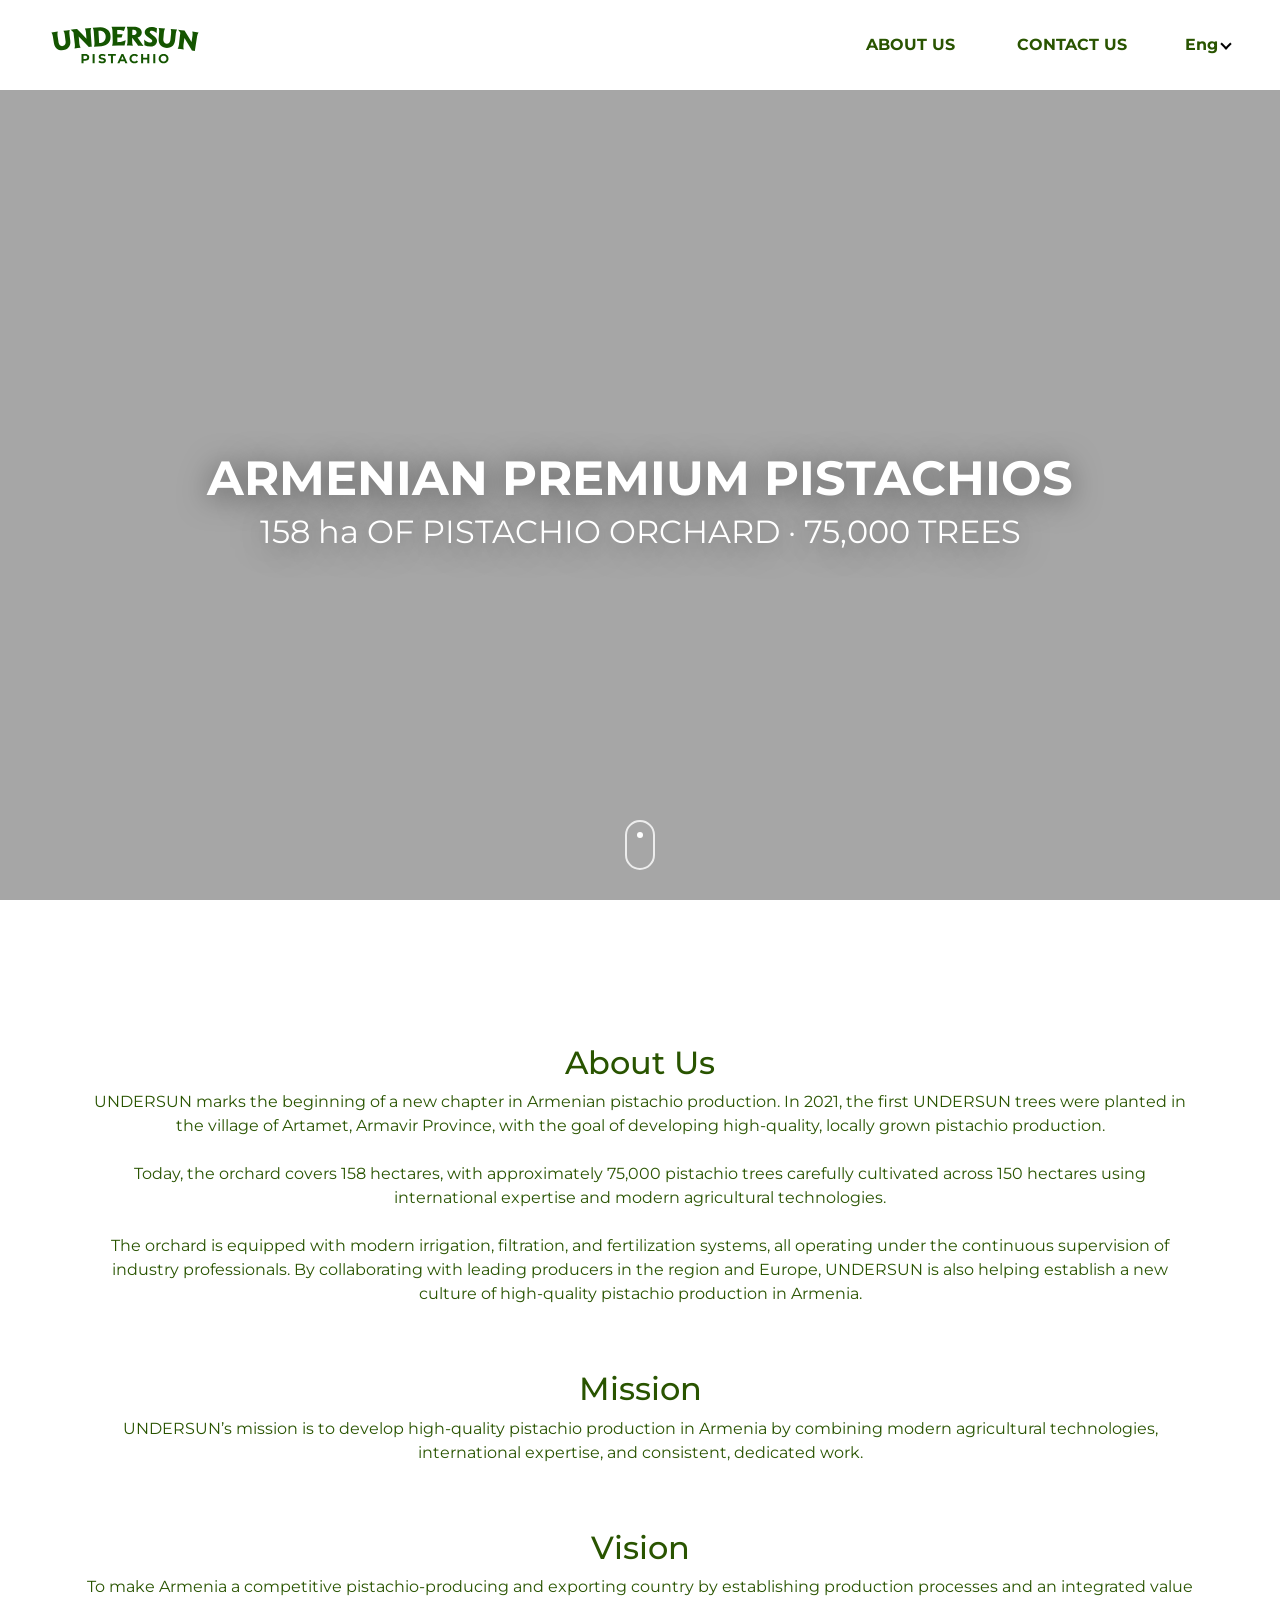
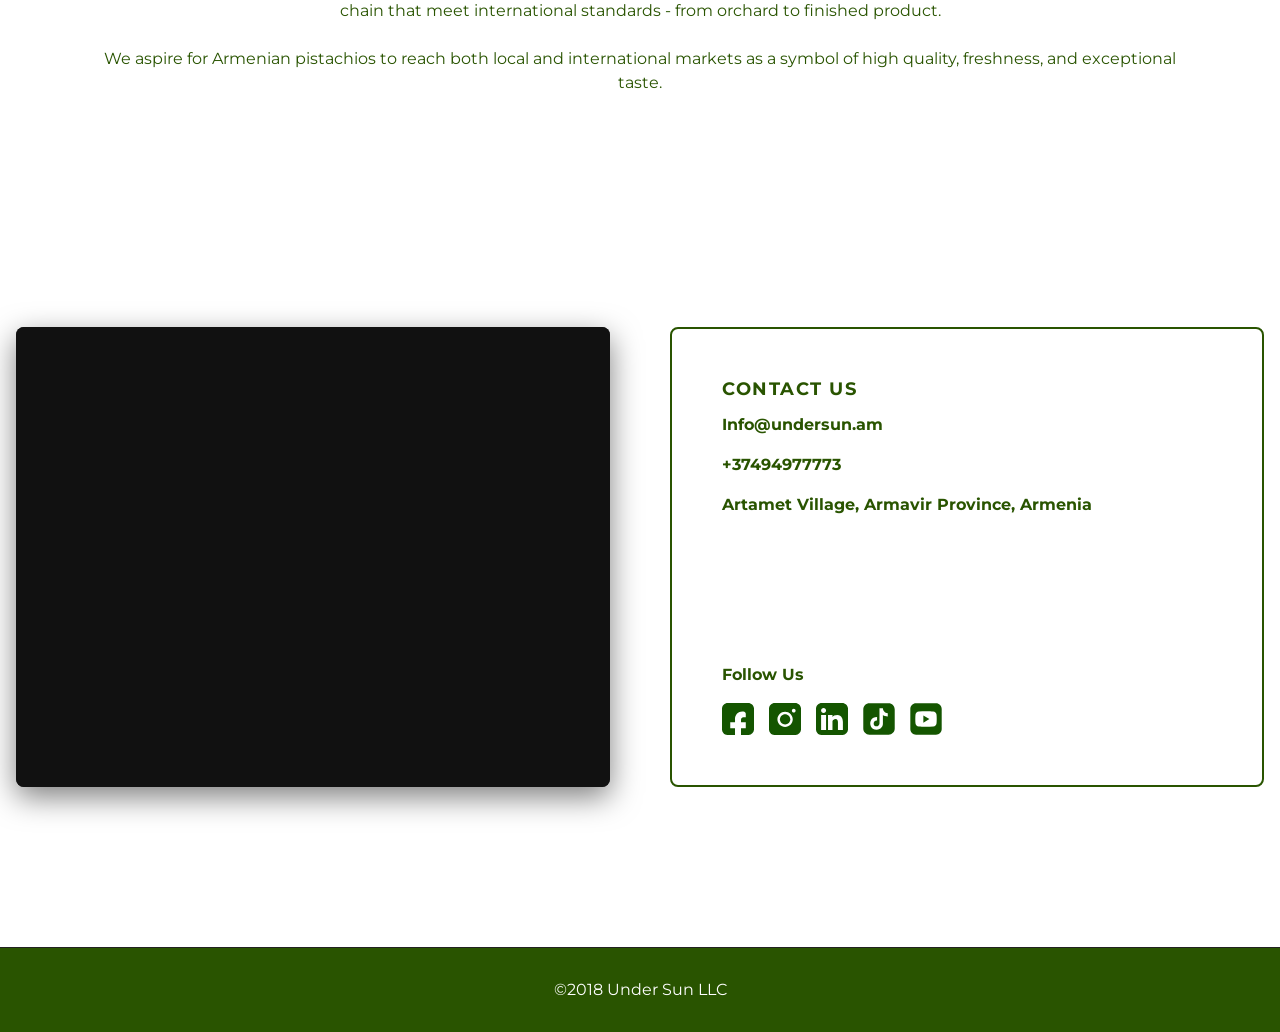
<file: index.html>
<!doctype html>
<html lang="en">
    <head>
        <meta charset="UTF-8" />
        <meta name="viewport" content="width=device-width, initial-scale=1.0" />
        <meta name="referrer" content="strict-origin-when-cross-origin" />
        <meta name="description" content="UNDERSUN — Armenian premium pistachio brand: cultivation, processing & packaging of in-shell pistachios, kernels and pistachio paste for retail and wholesale.">
        <title>UNDERSUN — Armenian Premium Pistachios</title>

        <!-- Open Graph / Facebook, LinkedIn, WhatsApp, Viber preview -->
        <meta property="og:title" content="UNDERSUN — Armenian Premium Pistachios" />
        <meta property="og:type" content="website" />
        <meta property="og:url" content="https://undersunpistachio.com/" />
        <meta property="og:image" content="https://undersunpistachio.com/images/og-image.jpg" />
        <meta property="og:image:width" content="1200" />
        <meta property="og:image:height" content="630" />
        <meta property="og:description" content="UNDERSUN — Armenian premium pistachio brand: cultivation, processing & packaging of in-shell pistachios, kernels and pistachio paste for retail and wholesale." />
        <meta property="og:site_name" content="UNDERSUN" />
        <meta property="og:locale" content="en_US" />
		<meta property="og:locale:alternate" content="hy_AM" />
		<meta property="og:locale:alternate" content="ru_RU" />
		
		<link rel="icon" href="./images/favicon.ico" sizes="any" />
		<!-- SEO: tells Google this page has hy/ru versions -->
		<link rel="alternate" hreflang="en" href="https://undersunpistachio.com/" />
		<link rel="alternate" hreflang="hy" href="https://undersunpistachio.com/hy/" />
		<link rel="alternate" hreflang="ru" href="https://undersunpistachio.com/ru/" />
		<link rel="alternate" hreflang="x-default" href="https://undersunpistachio.com/" />
		
		<!-- SEO: tells Google this exact URL is the "real" one for this content -->
		<link rel="canonical" href="https://undersunpistachio.com/" />

        <!-- Twitter/X card -->
        <meta name="twitter:card" content="summary_large_image" />
        <meta name="twitter:title" content="UNDERSUN — Armenian Premium Pistachios" />
        <meta name="twitter:description" content="UNDERSUN — Armenian premium pistachio brand: cultivation, processing & packaging of in-shell pistachios, kernels and pistachio paste for retail and wholesale." />
        <meta name="twitter:image" content="https://undersunpistachio.com/images/og-image.jpg" />
        <link href="https://cdn.jsdelivr.net/npm/bootstrap@5.3.3/dist/css/bootstrap.min.css" rel="stylesheet" />
        <link rel="stylesheet" href="./styles/styles.css" />
        <link rel="stylesheet" href="templatemo-noir-fashion.css" />
        <link rel="preconnect" href="https://fonts.googleapis.com" />
        <link rel="preconnect" href="https://fonts.gstatic.com" crossorigin />
        <link href="https://fonts.googleapis.com/css2?family=Montserrat:ital,wght@0,100..900;1,100..900&family=Roboto+Flex:opsz,wght,XOPQ,XTRA,YOPQ,YTDE,YTFI,YTLC,YTUC@8..144,100..1000,96,468,79,-203,738,514,712&family=Rubik:ital,wght@0,300..900;1,300..900&display=swap" rel="stylesheet"/>
		
		<link rel="preload" as="video" href="./video/fields.mp4" type="video/mp4" fetchpriority="high" />
    </head>
    <body>
        <nav id="navbar">
            <div class="nav-container">
                <a href="#home" class="logo-link" aria-label="UNDERSUN — Home">
                    <svg width="150" height="50" xmlns="http://www.w3.org/2000/svg" version="1.1" viewBox="0 0 1020 269.43">
                        <title>UNDERSUN — Home</title>
						<defs>
                            <style>
                                .st0 { fill: #295400; }
                            </style>
                        </defs>
                        <g>
                            <path class="st0" d="M457.69,83.77c.16,10.48.33,20.97.49,31.45,6.76-.42,13.53-.82,20.29-1.2,12.72-1.79,24.28-5.82,36.31-11.94-2.62,12.18-5.2,24.36-7.76,36.55-28.26.03-56.52.45-84.77,1.27,3.19-8.8,4.46-17.55,4.41-26.91-.68-24.99-1.36-49.98-2.03-74.97-.45-9.34-2.11-18.02-6.07-26.7,31.42-.9,62.84-1.35,94.27-1.32-3.59,9.9-7.15,19.81-10.67,29.73-3.39-1.12-6.77-2.23-10.17-3.34-11.51-2.45-23.01-3.42-35.18-3.16.16,9.49.32,18.98.48,28.47,12.12-.2,24.25-.32,36.37-.38-2.36,7.36-4.69,14.72-7.02,22.08-9.65.08-19.3.2-28.95.37Z"/>
                            <path class="st0" d="M283.99,146.98c-6.69.52-13.37,1.06-20.06,1.63-22.42-23.98-45.34-47.72-68.76-71.2,1.52,16.18,3.03,32.36,4.55,48.54.93,9.86,3.64,18.85,8,27.68-13.62,1.35-27.24,2.8-40.85,4.33,2.48-8.92,3-17.62,2.21-26.93-3.1-27.36-6.21-54.72-9.31-82.08-5.67-6.89-11.98-11.8-19.72-17.34,14.59-1.73,29.19-3.36,43.79-4.89,21.82,21.54,43.23,43.31,64.21,65.28-1.18-14.91-2.36-29.82-3.53-44.72-.72-9.06-3.24-17.38-7.45-25.55,14.19-1.22,28.38-2.35,42.58-3.38-2.96,9.43-4.03,18.54-3.29,28.27,2.54,33.45,5.08,66.9,7.62,100.35Z"/>
                            <path class="st0" d="M984.96,175.57c-6.65-1.03-13.29-2.03-19.94-3.01-16.42-28.46-33.36-56.78-50.84-84.97-2.17,15.79-4.34,31.58-6.51,47.37-1.39,10.12-.96,19.81,1.41,29.69-13.59-1.78-27.19-3.46-40.8-5.06,4.41-8.05,6.83-16.24,8.23-25.27,3.22-27.51,6.44-55.02,9.66-82.53-4.06-8.06-9.27-14.8-15.51-21.42,14.68,1.66,29.36,3.43,44.02,5.29,16.37,25.94,32.29,52.01,47.76,78.19,2.23-14.7,4.46-29.4,6.68-44.1,1.37-9.05.84-17.83-1.42-26.86,14.11,2.04,28.21,4.17,42.3,6.4-4.87,8.39-8.1,16.82-9.58,26.35-5.15,33.3-10.3,66.61-15.46,99.91Z"/>
                            <path class="st0" d="M820.97,25.35c14.3,1.41,28.6,2.91,42.88,4.51-4.52,8.58-7.33,17.21-8.35,26.72-1.7,15.83-3.41,31.67-5.11,47.5-.92,8.59-3.32,16.39-7.19,23.97-7.14,13.98-20.21,23.32-35.91,25.52-11.92,1.66-23.94.56-35.34-3.29-14.61-4.95-25.57-16.13-30.2-30.66-2.65-8.34-3.46-16.56-3.01-25.39,1.25-16.33,2.5-32.65,3.76-48.98.71-9.24-.39-18.01-3.32-26.89,14.33,1.04,28.65,2.17,42.96,3.4-4.38,8.86-6.92,17.7-7.7,27.41-1.31,16.32-2.63,32.65-3.94,48.97-.33,14.13,7.04,26.41,21.77,27.67,14.67,1.27,24.12-9.29,26.13-23.27,1.73-16.75,3.46-33.5,5.2-50.25.95-9.21.06-17.98-2.63-26.95Z"/>
                            <path class="st0" d="M695.62,144.41c-18.44,2.94-36.77.02-53.35-8.67-.55-12.61-1.11-25.23-1.69-37.84,10.25,11.53,23.26,18.86,38.34,20.35,4.88.15,9.72-.37,13.41-3.6,4.02-3.51,3.89-9.79.4-13.91-2.8-3.31-6.2-5.94-9.77-8.58-7.82-5.78-15.68-11.54-23.58-17.26-3.79-2.74-6.97-5.94-9.87-9.48-4.1-5.01-5.54-10.88-5.37-17.23.3-11.55,5.97-21.66,16.25-27.77,19.34-11.51,46.48-8.48,66.93.65-.96,11.2-1.93,22.4-2.89,33.59-5.79-5.53-11.69-10-18.83-13.23-3.44-1.53-6.88-2.68-10.53-3.29-2.33-.39-4.72-.46-7.07-.16-2.38.3-4.67.95-6.51,2.48-4.1,3.41-4.07,9.98-.04,13.28,3.16,2.58,6.32,5.17,9.46,7.76,7.4,5.64,14.77,11.31,22.1,17.01,12.25,9.52,16.75,22.81,14.12,35.71-2.63,12.86-11.92,23.55-24.27,28.14-2.29.85-4.7,1.53-7.22,2.07Z"/>
                            <path class="st0" d="M91.39,37.72c14.24-1.89,28.49-3.68,42.76-5.37-2.39,9.32-3.2,18.3-2.05,27.66,1.96,16.04,3.92,32.08,5.89,48.13,1.08,8.81.39,17.19-1.88,25.64-3.98,14.76-14.53,26.38-28.94,31.93-11.24,4.33-23.24,5.98-35.23,4.81-14.99-1.47-27.95-9.5-35.83-22.12-4.81-7.72-7.62-15.86-9.26-24.89-2.49-16.18-4.99-32.37-7.48-48.55-1.42-9.26-4.61-17.6-9.35-25.42,14.21-2.25,28.43-4.41,42.66-6.46-2.14,9.23-2.75,18.4-1.32,27.98,2.43,16.2,4.85,32.39,7.28,48.59,2.75,13.98,12.69,24.57,27.53,22.46,14.87-2.11,21.56-14.8,20.24-29.03-2.1-16.56-4.19-33.12-6.29-49.68-1.42-9.08-3.88-17.25-8.72-25.65Z"/>
                            <path class="st0" d="M595.35,83.21c6.77-1.83,12.76-3.96,17.71-8.39,7.54-6.75,11.19-16.5,10.98-26.49-.78-26.92-28.66-37.3-54.12-37.76-15.8-.3-31.6-.49-47.41-.56,3.58,8.59,4.98,17,5.19,26.17-.14,25.33-.27,50.66-.41,75.99-.26,9.31-1.82,17.88-5.29,26.49,13.79.05,27.58.2,41.37.43-3.46-9.55-4.93-19.19-4.74-29.31.15-7.97.29-15.94.44-23.91.11-.04,30.87,40.61,40.32,54.06,12.11.34,24.22.75,36.33,1.23-13.2-19.41-26.65-38.73-40.37-57.96ZM574.97,66.11c-5.24,1.24-10.36,1.21-15.49,1.01.19-11.86.38-23.72.56-35.57,5.51-.06,10.79.2,15.89,1.72,8,2.39,13.05,8.84,12.91,16.56-.15,7.91-5.45,14.3-13.87,16.29Z"/>
                            <path class="st0" d="M379.62,135c-9.43,4.64-19.07,7.2-29.46,7.76-16.96.91-33.9,1.97-50.85,3.16,2.84-8.82,3.74-17.48,3.36-26.79-1.7-25.28-3.41-50.57-5.11-75.85-.92-9.09-2.85-17.35-7.11-25.71,16.52-1.09,33.05-2.06,49.59-2.89,12.16-.62,23.87,1.32,34.95,5.55,16.7,6.38,28.93,19.18,33.78,35.85,3.91,13.42,4.28,27.76,1.03,41.34-3.98,16.63-14.71,29.96-30.18,37.58ZM376.52,63.76c-4.06-13.94-15.79-23.74-30.59-25.99-5.43-.83-10.67-.62-16.35-.15,1.59,27.86,3.19,55.73,4.78,83.59,5.67-.19,10.86-.54,16.1-1.99,25.01-6.89,32.82-32.19,26.06-55.46Z"/>
                        </g>
                        <g>
                            <path class="st0" d="M254.23,198.9c-3.93-1.74-8.69-2.63-14.13-2.63h-25.87v62.3h13.7v-17.22h12.16c5.45,0,10.21-.91,14.14-2.72,3.99-1.83,7.12-4.46,9.29-7.81,2.18-3.36,3.28-7.4,3.28-12.01s-1.1-8.74-3.28-12.13c-2.18-3.39-5.31-6-9.31-7.78ZM227.94,229.36v-21.08h11.65c4.55,0,7.98.95,10.2,2.81,2.18,1.83,3.24,4.36,3.24,7.73s-1.06,5.91-3.24,7.74c-2.22,1.86-5.65,2.81-10.2,2.81h-11.65Z"/>
                            <rect class="st0" x="289.77" y="196.28" width="13.7" height="62.3" />
                            <path class="st0" d="M372.59,226.67c-2.18-1.26-4.6-2.31-7.18-3.1-2.49-.77-5.08-1.45-7.69-2.03-2.53-.56-4.81-1.15-6.86-1.77-1.88-.56-3.41-1.35-4.55-2.34-.99-.85-1.47-1.97-1.47-3.4,0-1.21.35-2.28,1.08-3.28.72-1.01,1.94-1.84,3.62-2.48,1.78-.68,4.12-1.03,6.95-1.03,2.48,0,5.11.38,7.84,1.11,2.72.73,5.39,1.88,7.94,3.4l1.31.78,4.48-11.03-.9-.59c-2.72-1.77-5.95-3.15-9.6-4.09-3.62-.93-7.31-1.41-10.98-1.41-5.63,0-10.36.86-14.06,2.55-3.77,1.71-6.62,4.06-8.49,6.96-1.86,2.9-2.81,6.14-2.81,9.62s.71,6.29,2.12,8.54c1.38,2.22,3.24,4.01,5.52,5.34,2.18,1.26,4.61,2.32,7.21,3.14,2.53.8,5.12,1.48,7.71,2.03,2.48.53,4.76,1.13,6.79,1.76,1.9.6,3.45,1.4,4.62,2.4,1.01.85,1.5,1.96,1.5,3.39,0,1.19-.36,2.22-1.09,3.16-.74.96-1.98,1.75-3.66,2.34-1.78.63-4.19.95-7.15.95-3.53,0-7.03-.61-10.39-1.8-3.37-1.2-6.23-2.71-8.5-4.49l-1.32-1.04-4.93,11.06.77.63c2.67,2.2,6.25,4.01,10.63,5.4,4.35,1.37,8.97,2.06,13.74,2.06,5.62,0,10.36-.85,14.1-2.54,3.8-1.72,6.67-4.07,8.53-6.97,1.86-2.9,2.81-6.11,2.81-9.53s-.71-6.2-2.12-8.42c-1.38-2.19-3.24-3.97-5.52-5.3Z"/>
                            <polygon class="st0" points="394.58 208.27 414.36 208.27 414.36 258.58 428.06 258.58 428.06 208.27 447.84 208.27 447.84 196.28 394.58 196.28 394.58 208.27"/>
                            <path class="st0" d="M486.1,196.28l-28.04,62.3h14.23l5.93-13.81h28.12l5.91,13.81h14.57l-28.13-62.3h-12.6ZM483.08,233.45l9.23-21.49,9.19,21.49h-18.42Z"/>
                            <path class="st0" d="M559.87,213.27c1.77-1.74,3.89-3.11,6.3-4.06,2.42-.96,5.14-1.45,8.09-1.45s5.59.55,8.09,1.63c2.5,1.1,4.82,2.76,6.91,4.95l.9.94,9.02-8.48-.8-.95c-2.91-3.44-6.52-6.07-10.73-7.83-4.18-1.73-8.85-2.61-13.89-2.61-4.74,0-9.17.79-13.18,2.35-4,1.56-7.57,3.82-10.58,6.72-3.01,2.9-5.38,6.31-7.03,10.15-1.66,3.85-2.5,8.15-2.5,12.79s.84,8.95,2.5,12.8c1.65,3.84,4,7.25,6.99,10.14,2.98,2.9,6.52,5.15,10.53,6.72,3.99,1.56,8.43,2.35,13.18,2.35,5.09,0,9.8-.89,13.98-2.66,4.21-1.78,7.81-4.43,10.72-7.87l.8-.95-9.03-8.49-.9.97c-2.08,2.24-4.4,3.93-6.9,5.02-2.5,1.09-5.22,1.64-8.09,1.64s-5.67-.49-8.09-1.45c-2.41-.95-4.53-2.31-6.3-4.06-1.77-1.74-3.18-3.84-4.19-6.23-1.01-2.38-1.52-5.05-1.52-7.93s.51-5.55,1.52-7.93c1.01-2.38,2.41-4.48,4.19-6.23Z"/>
                            <polygon class="st0" points="661.53 220.91 633.29 220.91 633.29 196.28 619.58 196.28 619.58 258.58 633.29 258.58 633.29 233 661.53 233 661.53 258.58 675.15 258.58 675.15 196.28 661.53 196.28 661.53 220.91"/>
                            <rect class="st0" x="702.29" y="196.28" width="13.7" height="62.3" />
                            <path class="st0" d="M796.29,204.44c-2.98-2.87-6.55-5.11-10.63-6.68-4.06-1.55-8.53-2.34-13.26-2.34s-9.29.81-13.35,2.39c-4.05,1.58-7.63,3.84-10.66,6.7-3.02,2.87-5.38,6.29-7.04,10.16-1.65,3.87-2.49,8.16-2.49,12.75s.84,8.79,2.5,12.67c1.65,3.86,4.01,7.29,7.03,10.19,3.01,2.89,6.61,5.17,10.71,6.76,4.08,1.59,8.56,2.39,13.3,2.39s9.21-.79,13.26-2.35c4.07-1.56,7.65-3.82,10.63-6.72,2.98-2.89,5.33-6.32,6.98-10.19,1.65-3.87,2.5-8.16,2.5-12.75s-.84-8.89-2.49-12.79c-1.65-3.89-4-7.32-6.99-10.19ZM790.5,235.37c-.99,2.38-2.36,4.48-4.1,6.22-1.75,1.74-3.82,3.11-6.17,4.06-2.37.96-5,1.44-7.83,1.44s-5.5-.49-7.92-1.45c-2.4-.94-4.5-2.32-6.24-4.09-1.75-1.77-3.15-3.89-4.16-6.29-1.01-2.37-1.52-5.01-1.52-7.84s.51-5.54,1.52-7.88c1.01-2.37,2.41-4.47,4.16-6.24,1.74-1.77,3.83-3.14,6.24-4.09,2.42-.96,5.08-1.45,7.92-1.45s5.46.49,7.83,1.44c2.36.96,4.45,2.32,6.22,4.06,1.76,1.74,3.14,3.83,4.09,6.2.96,2.39,1.44,5.07,1.44,7.95s-.5,5.56-1.48,7.95Z"/>
                        </g>
                    </svg>
                </a>
                <ul class="nav-links mb-0">
                    <li><a href="#about-us" class="nav-link" id="about">About Us</a></li>
                    <li><a href="#contact-us" class="nav-link" id="contact">Contact Us</a></li>
                    <li>
                        <!-- DESKTOP LANGUAGE -->
                        <div class="dropdown d-none d-md-block">
                            <button class="btn dropdown-toggle currentLang" type="button" data-bs-toggle="dropdown">Eng</button>

                            <ul class="dropdown-menu dropdown-menu-end">
                                <li><a class="dropdown-item" href="/">Eng</a></li>
								<li><a class="dropdown-item" href="/hy/">Հայ</a></li>
								<li><a class="dropdown-item" href="/ru/">Рус</a></li>
                            </ul>
                        </div>
                    </li>
                </ul>
                <div class="menu-toggle" id="menuToggle">
                    <span></span>
                    <span></span>
                    <span></span>
                </div>
            </div>
        </nav>
        <div class="mobile-nav" id="mobileNav">
            <ul class="mobile-nav-links">
                <li><a href="#about-us" id="about2">About Us</a></li>
                <li><a href="#contact-us" id="contact2">Contact Us</a></li>
				<li>
					<!-- MOBILE LANGUAGE -->
					<div class="dropdown d-block d-md-none">
						<button class="btn dropdown-toggle currentLang" type="button" data-bs-toggle="dropdown">Eng</button>

						<ul class="dropdown-menu dropdown-menu-end">
							<li><a class="dropdown-item text-capitalize fs-5" href="/">Eng</a></li>
							<li><a class="dropdown-item text-capitalize fs-5" href="/hy/">Հայ</a></li>
							<li><a class="dropdown-item text-capitalize fs-5" href="/ru/">Рус</a></li>
						</ul>
					</div>
				</li>
            </ul>
        </div>

        <section class="hero text-center" id="home">
            <video class="hero-bg-video" autoplay muted loop playsinline fetchpriority="high" preload="auto">
				<source src="./video/fields.mp4" type="video/mp4" />
			</video>
            <div class="hero-video-overlay"></div>

				<h1 class="hero-video-title display-5" id="title">
					ARMENIAN PREMIUM PISTACHIOS
				</h1>
				<p class="hero-video-text fs-2" id="subtitle">158 ha OF PISTACHIO ORCHARD · 75,000 TREES</p>
	
            <div class="scroll-indicator">
                <span></span>
            </div>
        </section>

        <section class="my-5 py-5" id="about-us">
            <div class="hero-bg"></div>
            <div class="container text-center">
				<br/><br/>
                <h2 id="about3">About Us</h2>
                <p id="aboutUsText">
                    UNDERSUN marks the beginning of a new chapter in Armenian pistachio production. In 2021, the first UNDERSUN trees were planted in the village of Artamet, Armavir Province, with the goal of developing high-quality, locally grown pistachio production.<br><br>Today, the orchard covers 158 hectares, with approximately 75,000 pistachio trees carefully cultivated across 150 hectares using international expertise and modern agricultural technologies.<br><br>The orchard is equipped with modern irrigation, filtration, and fertilization systems, all operating under the continuous supervision of industry professionals. By collaborating with leading producers in the region and Europe, UNDERSUN is also helping establish a new culture of high-quality pistachio production in Armenia.
                </p>
				
				<br/><br/>

                <h2 id="mission">Mission</h2>
                <p id="missionText">
                    UNDERSUN’s mission is to develop high-quality pistachio production in Armenia by combining modern agricultural technologies, international expertise, and consistent, dedicated work.
                </p>
				
				<br/><br/>

                <h2 id="vision">Vision</h2>
                <p id="visionText">
                    To make Armenia a competitive pistachio-producing and exporting country by establishing production processes and an integrated value chain that meet international standards - from orchard to finished product.<br><br>We aspire for Armenian pistachios to reach both local and international markets as a symbol of high quality, freshness, and exceptional taste.
                </p>
            </div>
        </section>

        <section class="contact" id="contact-us">
            <div class="contact-container">
                <div class="contact-content">
                    <div class="map-section">
                        <div class="map-container">
                            <iframe src="https://www.google.com/maps?q=UnderSun%20Pistachio%20Garden%2C%20Armenia&ll=40.1192419,43.8843843&z=16&t=k&output=embed" width="100%" height="450" style="border: 0" allowfullscreen="" loading="lazy" referrerpolicy="no-referrer-when-downgrade" title="Armenian Premium Pistachio Orchard"></iframe>
                        </div>
                    </div>

                    <div class="contact-info">
                        <div class="info-item fw-bold">
                            <div class="info-content">
                                <h3 class="section-title" id="contact3">Contact Us</h3>
                                <p><a href="mailto:Info@undersun.am">Info@undersun.am</a></p>
                                <p><a href="tel:+37494977773">+37494977773</a></p>
                                <p id="address">Artamet Village, Armavir Province, Armenia</p>
                            </div>
							<div>
								<p id="followUs">Follow Us</p>
								<div class="social-links">
									<div class="social-links">
										<a href="https://www.facebook.com/people/Undersun-Pistachio/61593720248796/?mibextid=wwXIfr&rdid=k5s00enfVyOP8Moc&share_url=https%3A%2F%2Fwww.facebook.com%2Fshare%2F1975KTKBG8%2F%3Fmibextid%3DwwXIfr" target="_blank" rel="noopener noreferrer" aria-label="UnderSun on Facebook">
											<svg width="32" height="32" xmlns="http://www.w3.org/2000/svg" version="1.1" viewBox="0 0 12.85 12.85">
												<title>Facebook</title>
												<defs>
													<style>
														.st0 {
															fill: #145500;
															fill-rule: evenodd;
														}
													</style>
												</defs>
												<path class="st0" d="M10.51,0H2.34C1.05,0,0,1.05,0,2.34v8.18c0,1.29,1.05,2.34,2.34,2.34h2.89v-2.77h-1.92v-2.4h1.92v-1.44c0-1.59,1.29-2.88,2.88-2.88h.48c.53,0,.96.43.96.96v1.44h-.96c-.53,0-.96.43-.96.96v.96h1.92v2.4h-1.92v2.77h2.89c1.29,0,2.34-1.05,2.34-2.34V2.34c0-1.29-1.05-2.34-2.34-2.34Z"/>
											</svg>
										</a>
										<a href="https://www.instagram.com/undersun_pistachio?igsi=MXg4cXczdnF2OWw5ZA%3D%3D&utm_source=qr" target="_blank" rel="noopener noreferrer" aria-label="UNDERSUN on Instagram">
											<svg xmlns="http://www.w3.org/2000/svg" width="32" height="32" version="1.1" viewBox="0 0 12.85 12.85">
												<title>Instagram</title>
												<defs>
													<style>
														.st0 {
															fill: #145500;
															fill-rule: evenodd;
														}
													</style>
												</defs>
												<path class="st0" d="M6.46,4.47c-1.15,0-2.08.93-2.08,2.08s.93,2.08,2.08,2.08,2.08-.93,2.08-2.08-.93-2.08-2.08-2.08Z"/>
												<path class="st0" d="M10.51,0H2.34C1.05,0,0,1.05,0,2.34v8.18c0,1.29,1.05,2.34,2.34,2.34h8.18c1.29,0,2.34-1.05,2.34-2.34V2.34c0-1.29-1.05-2.34-2.34-2.34ZM6.46,9.63c-1.7,0-3.08-1.38-3.08-3.08s1.38-3.08,3.08-3.08,3.08,1.38,3.08,3.08-1.38,3.08-3.08,3.08ZM9.94,3.83c-.41,0-.75-.34-.75-.75s.34-.75.75-.75.75.34.75.75-.34.75-.75.75Z"/>
											</svg>
										</a>
										<a href="https://www.linkedin.com/company/undersun-pistachio/about/?viewAsMember=true" target="_blank" rel="noopener noreferrer" aria-label="UNDERSUN on LinkedIn">
											<svg xmlns="http://www.w3.org/2000/svg" width="32" height="32" version="1.1" viewBox="0 0 12.85 12.85">
												<title>LinkedIn</title>
												<defs>
													<style>
														.st0 {
															fill: #145500;
															fill-rule: evenodd;
														}
													</style>
												</defs>
												<path class="st0" d="M2.34,0C1.05,0,0,1.05,0,2.34v8.18c0,1.29,1.05,2.34,2.34,2.34h8.18c1.29,0,2.34-1.05,2.34-2.34V2.34c0-1.29-1.05-2.34-2.34-2.34H2.34ZM3.04,4.04c.55,0,1-.45,1-1,0-.55-.45-1-1-1h0c-.55,0-1,.45-1,1,0,.55.45,1,1,1ZM4.04,10.81v-5.97h-1.99v5.97h1.99,0ZM6.62,4.83h-1.79v5.97h1.79v-3.6c.23-.37.63-.78,1.19-.78.8,0,1,.8,1,1.2v3.19h1.99v-3.19c0-1.07-.47-2.79-2.19-2.79-1.1,0-1.71.4-1.99.78v-.78h0Z"/>
											</svg>
										</a>
										<a href="https://www.tiktok.com/@undersun.pistachio?_r=1&_t=ZS-99MzlroVgVL" target="_blank" rel="noopener noreferrer" aria-label="UNDERSUN on TikTok">
											<svg xmlns="http://www.w3.org/2000/svg" width="32" height="32" version="1.1" viewBox="0 0 12.85 12.85">
												<title>TikTok</title>
												<defs>
													<style>
														.st0 {
															fill: #145500;
														}

														.st0, .st1 {
															fill-rule: evenodd;
														}
													</style>
												</defs>
												<path class="st1" d="M239,565c-2.21,0-4,1.79-4,4v14c0,2.21,1.79,4,4,4h14c2.21,0,4-1.79,4-4v-14c0-2.21-1.79-4-4-4h-14ZM246.34,568.5h2.39c0,1.6,1.35,3.41,3.41,3.41v2.39c-1.42-.1-2.63-.33-3.41-1.02v6.14c0,1.7-1.35,4.09-4.43,4.09-3.77,0-4.43-3.41-4.43-4.43s.6-4.43,4.77-4.43v2.39c-1.09-.23-2.39.68-2.39,2.05,0,1.71,1.02,2.05,2.05,2.05s2.05-1.02,2.05-2.05v-10.57h0Z"/>
												<path class="st0" d="M2.57.11C1.21.11.11,1.21.11,2.57v7.71c0,1.36,1.1,2.46,2.46,2.46h7.71c1.36,0,2.46-1.1,2.46-2.46V2.57C12.74,1.21,11.64.11,10.28.11H2.57ZM6.62,2.12h1.37c0,.92.78,1.96,1.96,1.96v1.37c-.81-.06-1.51-.19-1.96-.59v3.52c0,.98-.77,2.35-2.54,2.35-2.16,0-2.54-1.96-2.54-2.54s.34-2.54,2.74-2.54v1.37c-.63-.13-1.37.39-1.37,1.17,0,.98.59,1.17,1.17,1.17s1.17-.59,1.17-1.17V2.12h0Z"/>
											</svg>
										</a>
										<a href="https://youtube.com/@undersunpistachio?si=CxkNMl_jxcHvbaHN" target="_blank" rel="noopener noreferrer" aria-label="UNDERSUN on YouTube">
											<svg xmlns="http://www.w3.org/2000/svg" width="32" height="32" version="1.1" viewBox="0 0 12.85 12.85">
												<title>YouTube</title>
												<defs>
													<style>
														.st0 {
															fill: #145500;
														}

														.st0, .st1 {
															fill-rule: evenodd;
														}
													</style>
												</defs>
												<path class="st1" d="M239,565c-2.21,0-4,1.79-4,4v14c0,2.21,1.79,4,4,4h14c2.21,0,4-1.79,4-4v-14c0-2.21-1.79-4-4-4h-14ZM246.34,568.5h2.39c0,1.6,1.35,3.41,3.41,3.41v2.39c-1.42-.1-2.63-.33-3.41-1.02v6.14c0,1.7-1.35,4.09-4.43,4.09-3.77,0-4.43-3.41-4.43-4.43s.6-4.43,4.77-4.43v2.39c-1.09-.23-2.39.68-2.39,2.05,0,1.71,1.02,2.05,2.05,2.05s2.05-1.02,2.05-2.05v-10.57h0v-.02Z"/>
												<path class="st0" d="M2.42.13C1.15.13.13,1.15.13,2.42v8.02c0,1.26,1.03,2.29,2.29,2.29h8.02c1.26,0,2.29-1.03,2.29-2.29V2.42c0-1.26-1.03-2.29-2.29-2.29H2.42ZM2.13,6.43c0-.61.03-1.19.07-1.68.05-.72.63-1.3,1.35-1.35.96-.06,1.92-.09,2.88-.09,1.23,0,2.18.04,2.88.09.72.05,1.3.63,1.35,1.35.04.49.07,1.07.07,1.68s-.03,1.24-.07,1.73c-.06.71-.6,1.25-1.3,1.3-.97.06-1.95.09-2.93.09-1.25,0-2.23-.04-2.93-.09-.7-.05-1.24-.59-1.3-1.3-.05-.58-.07-1.16-.07-1.73ZM5.36,4.97l2.43,1.46-2.43,1.46v-2.92h0Z"/>
											</svg>
										</a>
									</div>
								</div>
							</div>
                        </div>
                    </div>
                </div>
            </div>
        </section>

        <footer>
            <div class="container">
                <div class="text-center text-white">©2018 Under Sun LLC</div>
            </div>
        </footer>

		<script type="application/ld+json">
		{
		  "@context": "https://schema.org",
		  "@graph": [
			{
			  "@type": "Organization",
			  "@id": "https://undersunpistachio.com/#organization",
			  "name": "UnderSun",
			  "legalName": "Under Sun LLC",
			  "url": "https://undersunpistachio.com/images/logo.svg",
			  "description": "UnderSun — Armenian premium pistachio brand: cultivation, processing & packaging of in-shell pistachios, kernels and pistachio paste for retail and wholesale.",
			  "email": "info@undersun.am",
			  "telephone": "+374-94-977773",
			  "address": {
				"@type": "PostalAddress",
				"addressLocality": "Artamet Village",
				"addressRegion": "Armavir Province",
				"addressCountry": "AM"
			  },
			  "location": { "@id": "https://undersunpistachio.com/#orchard" },
			  "hasOfferCatalog": {
				"@type": "OfferCatalog",
				"name": "UnderSun Pistachio Products",
				"itemListElement": [
				  {
					"@type": "Offer",
					"itemOffered": {
					  "@type": "Product",
					  "name": "In-Shell Pistachios",
					  "brand": { "@id": "https://undersunpistachio.com/#organization" }
					}
				  },
				  {
					"@type": "Offer",
					"itemOffered": {
					  "@type": "Product",
					  "name": "Pistachio Kernels",
					  "brand": { "@id": "https://undersunpistachio.com/#organization" }
					}
				  },
				  {
					"@type": "Offer",
					"itemOffered": {
					  "@type": "Product",
					  "name": "Pistachio Paste",
					  "brand": { "@id": "https://undersunpistachio.com/#organization" }
					}
				  }
				]
			  },
			  "sameAs": [
				"https://www.facebook.com/people/Undersun-Pistachio/61593720248796/?mibextid=wwXIfr&rdid=k5s00enfVyOP8Moc&share_url=https%3A%2F%2Fwww.facebook.com%2Fshare%2F1975KTKBG8%2F%3Fmibextid%3DwwXIfr"",
				"https://www.instagram.com/undersun_pistachio?igsi=MXg4cXczdnF2OWw5ZA%3D%3D&utm_source=qr",
				"https://www.linkedin.com/company/undersun-pistachio/about/?viewAsMember=true",
				"https://www.tiktok.com/@undersun.pistachio?_r=1&_t=ZS-99MzlroVgVL",
				"https://youtube.com/@undersunpistachio?si=CxkNMl_jxcHvbaHN"
			  ]
			},
			{
			  "@type": "Place",
			  "@id": "https://undersunpistachio.com/#orchard",
			  "name": "UnderSun Pistachio Garden",
			  "address": {
				"@type": "PostalAddress",
				"addressLocality": "Artamet Village",
				"addressRegion": "Armavir Province",
				"addressCountry": "AM"
			  },
			  "geo": {
				"@type": "GeoCoordinates",
				"latitude": 40.1192419,
				"longitude": 43.8843843
			  },
			  "additionalProperty": [
				{
				  "@type": "PropertyValue",
				  "name": "Orchard area",
				  "value": 158,
				  "unitCode": "HAR",
				  "unitText": "hectares"
				},
				{
				  "@type": "PropertyValue",
				  "name": "Cultivated area",
				  "value": 150,
				  "unitCode": "HAR",
				  "unitText": "hectares"
				},
				{
				  "@type": "PropertyValue",
				  "name": "Number of pistachio trees",
				  "value": 75000
				},
				{
				  "@type": "PropertyValue",
				  "name": "First planting",
				  "value": "2021"
				}
			  ]
			},
			{
			  "@type": "WebSite",
			  "@id": "https://undersunpistachio.com/#website",
			  "url": "https://undersunpistachio.com/images/logo.svg",
			  "name": "UnderSun",
			  "alternateName": "UnderSun — Armenian Premium Pistachios",
			  "description": "UnderSun — Armenian premium pistachio brand: cultivation, processing & packaging of in-shell pistachios, kernels and pistachio paste for retail and wholesale.",
			  "publisher": { "@id": "https://undersunpistachio.com/#organization" },
			  "inLanguage": ["en", "hy", "ru"]
			},
			{
			  "@type": "WebPage",
			  "@id": "https://undersunpistachio.com/#webpage",
			  "url": "https://undersunpistachio.com/images/logo.svg",
			  "name": "UnderSun — Armenian Premium Pistachios",
			  "description": "UnderSun — Armenian premium pistachio brand: cultivation, processing & packaging of in-shell pistachios, kernels and pistachio paste for retail and wholesale.",
			  "isPartOf": { "@id": "https://undersunpistachio.com/#website" },
			  "about": { "@id": "https://undersunpistachio.com/#organization" },
			  "primaryImageOfPage": {
				"@type": "ImageObject",
				"url": "https://undersunpistachio.com/images/og-image.jpg",
				"width": 1200,
				"height": 630
			  },
			  "inLanguage": "en"
			}
		  ]
		}
		</script>
        <!-- Bootstrap JS -->
        <script src="https://cdn.jsdelivr.net/npm/bootstrap@5.3.3/dist/js/bootstrap.bundle.min.js"></script>

        <!-- LANGUAGE SCRIPT -->
        <script src="./js/index.js"></script>
    </body>
</html>
</file>
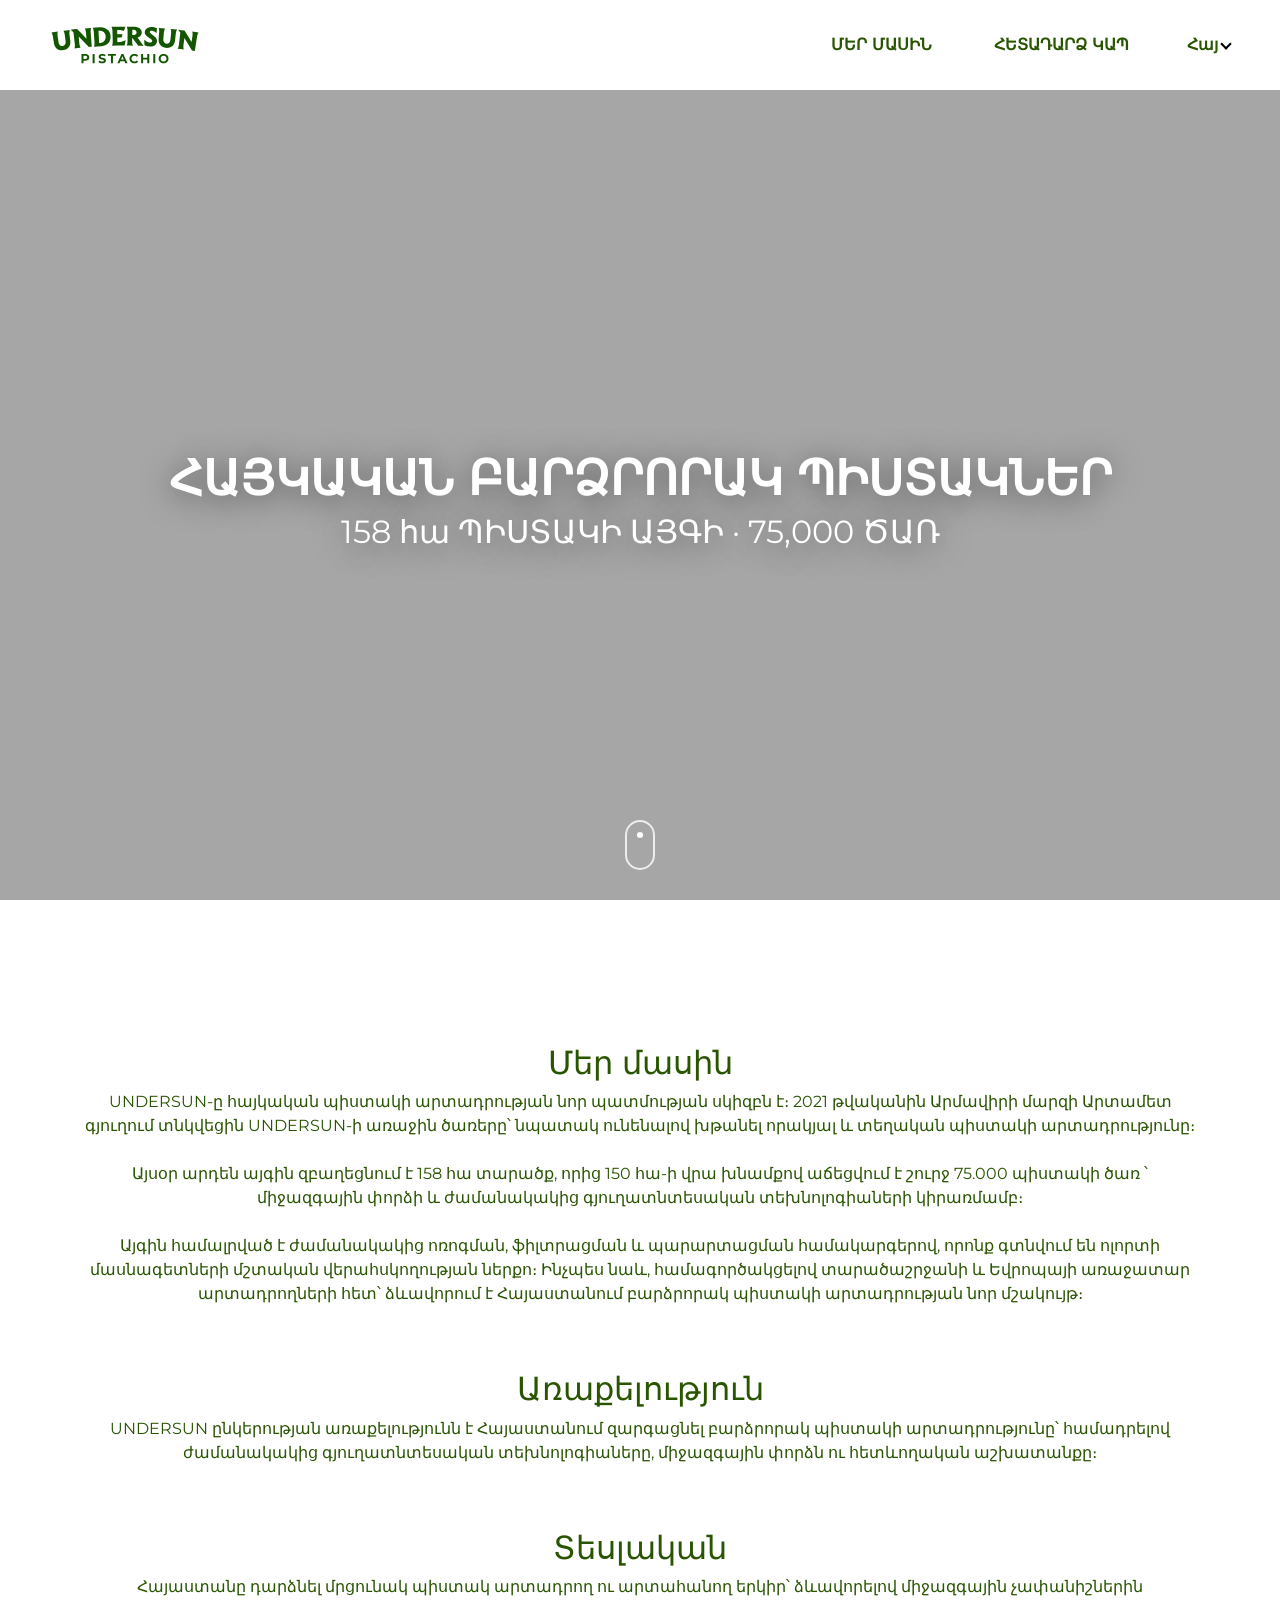
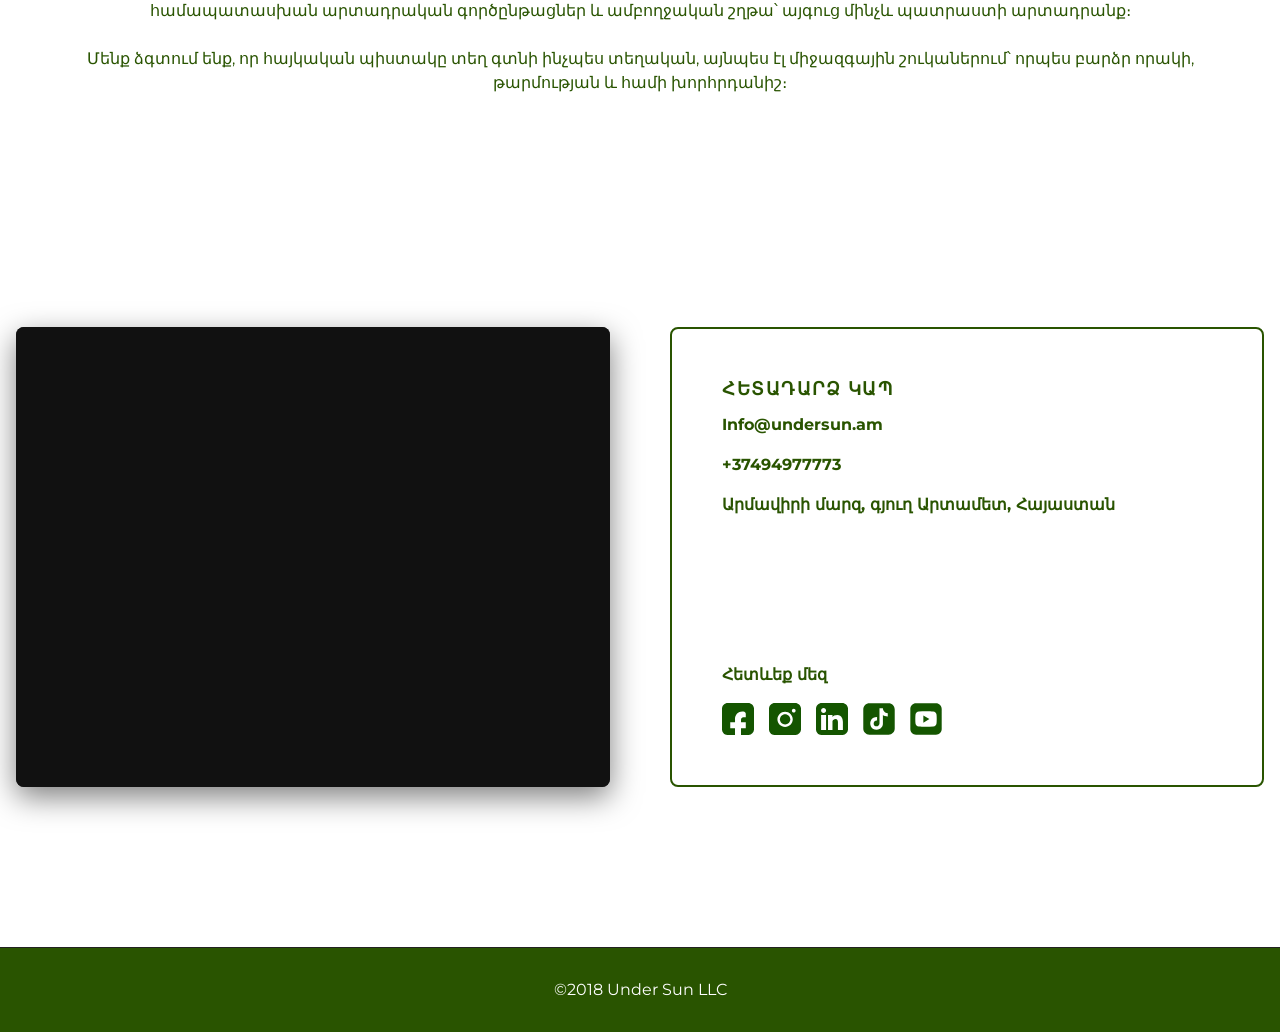
<file: hy/index.html>
<!doctype html>
<html lang="hy">
    <head>
        <meta charset="UTF-8" />
        <meta name="viewport" content="width=device-width, initial-scale=1.0" />
        <meta name="referrer" content="strict-origin-when-cross-origin" />
        <meta name="description" content="UNDERSUN՝ հայկական բարձրորակ պիստակի բրենդ. մշակում, վերամշակում և փաթեթավորում կեղևով պիստակների, պիստակի միջուկների ու մածուկի համար՝ մանրածախ և մեծածախ վաճառքի։">
        <title>UNDERSUN — Հայկական բարձրորակ պիստակ</title>

        <!-- Open Graph / Facebook, LinkedIn, WhatsApp, Viber preview -->
        <meta property="og:title" content="UNDERSUN — Հայկական բարձրորակ պիստակ" />
        <meta property="og:type" content="website" />
        <meta property="og:url" content="https://undersunpistachio.com/" />
        <meta property="og:image" content="https://undersunpistachio.com/images/og-image.jpg" />
        <meta property="og:image:width" content="1200" />
        <meta property="og:image:height" content="630" />
        <meta property="og:description" content="UNDERSUN՝ հայկական բարձրորակ պիստակի բրենդ. մշակում, վերամշակում և փաթեթավորում կեղևով պիստակների, պիստակի միջուկների ու մածուկի համար՝ մանրածախ և մեծածախ վաճառքի։" />
        <meta property="og:site_name" content="UNDERSUN" />
		<meta property="og:locale" content="hy_AM" />
		<meta property="og:locale:alternate" content="en_US" />
		<meta property="og:locale:alternate" content="ru_RU" />
		
		<link rel="icon" href="../images/favicon.ico" sizes="any" />
		<!-- SEO: tells Google this page has hy/ru versions -->
		<link rel="alternate" hreflang="en" href="https://undersunpistachio.com/" />
		<link rel="alternate" hreflang="hy" href="https://undersunpistachio.com/hy/" />
		<link rel="alternate" hreflang="ru" href="https://undersunpistachio.com/ru/" />
		<link rel="alternate" hreflang="x-default" href="https://undersunpistachio.com/" />
		
		<!-- SEO: tells Google this exact URL is the "real" one for this content -->
		<link rel="canonical" href="https://undersunpistachio.com/hy/" />

        <!-- Twitter/X card -->
        <meta name="twitter:card" content="summary_large_image" />
        <meta name="twitter:title" content="UNDERSUN — Հայկական բարձրորակ պիստակ" />
        <meta name="twitter:description" content="UNDERSUN՝ հայկական բարձրորակ պիստակի բրենդ. մշակում, վերամշակում և փաթեթավորում կեղևով պիստակների, պիստակի միջուկների ու մածուկի համար՝ մանրածախ և մեծածախ վաճառքի։" />
        <meta name="twitter:image" content="https://undersunpistachio.com/images/og-image.jpg" />
        <link href="https://cdn.jsdelivr.net/npm/bootstrap@5.3.3/dist/css/bootstrap.min.css" rel="stylesheet" />
        <link rel="stylesheet" href="../styles/styles.css" />
        <link rel="stylesheet" href="../templatemo-noir-fashion.css" />
        <link rel="preconnect" href="https://fonts.googleapis.com" />
        <link rel="preconnect" href="https://fonts.gstatic.com" crossorigin />
        <link href="https://fonts.googleapis.com/css2?family=Montserrat:ital,wght@0,100..900;1,100..900&family=Roboto+Flex:opsz,wght,XOPQ,XTRA,YOPQ,YTDE,YTFI,YTLC,YTUC@8..144,100..1000,96,468,79,-203,738,514,712&family=Rubik:ital,wght@0,300..900;1,300..900&display=swap" rel="stylesheet"/>
		
		<link rel="preload" as="video" href="../video/fields.mp4" type="video/mp4" fetchpriority="high" />
    </head>
    <body>
        <nav id="navbar">
            <div class="nav-container">
                <a href="#home" class="logo-link" aria-label="UNDERSUN — Home">
                    <svg width="150" height="50" xmlns="http://www.w3.org/2000/svg" version="1.1" viewBox="0 0 1020 269.43">
                        <title>UNDERSUN — Home</title>
						<defs>
                            <style>
                                .st0 { fill: #295400; }
                            </style>
                        </defs>
                        <g>
                            <path class="st0" d="M457.69,83.77c.16,10.48.33,20.97.49,31.45,6.76-.42,13.53-.82,20.29-1.2,12.72-1.79,24.28-5.82,36.31-11.94-2.62,12.18-5.2,24.36-7.76,36.55-28.26.03-56.52.45-84.77,1.27,3.19-8.8,4.46-17.55,4.41-26.91-.68-24.99-1.36-49.98-2.03-74.97-.45-9.34-2.11-18.02-6.07-26.7,31.42-.9,62.84-1.35,94.27-1.32-3.59,9.9-7.15,19.81-10.67,29.73-3.39-1.12-6.77-2.23-10.17-3.34-11.51-2.45-23.01-3.42-35.18-3.16.16,9.49.32,18.98.48,28.47,12.12-.2,24.25-.32,36.37-.38-2.36,7.36-4.69,14.72-7.02,22.08-9.65.08-19.3.2-28.95.37Z"/>
                            <path class="st0" d="M283.99,146.98c-6.69.52-13.37,1.06-20.06,1.63-22.42-23.98-45.34-47.72-68.76-71.2,1.52,16.18,3.03,32.36,4.55,48.54.93,9.86,3.64,18.85,8,27.68-13.62,1.35-27.24,2.8-40.85,4.33,2.48-8.92,3-17.62,2.21-26.93-3.1-27.36-6.21-54.72-9.31-82.08-5.67-6.89-11.98-11.8-19.72-17.34,14.59-1.73,29.19-3.36,43.79-4.89,21.82,21.54,43.23,43.31,64.21,65.28-1.18-14.91-2.36-29.82-3.53-44.72-.72-9.06-3.24-17.38-7.45-25.55,14.19-1.22,28.38-2.35,42.58-3.38-2.96,9.43-4.03,18.54-3.29,28.27,2.54,33.45,5.08,66.9,7.62,100.35Z"/>
                            <path class="st0" d="M984.96,175.57c-6.65-1.03-13.29-2.03-19.94-3.01-16.42-28.46-33.36-56.78-50.84-84.97-2.17,15.79-4.34,31.58-6.51,47.37-1.39,10.12-.96,19.81,1.41,29.69-13.59-1.78-27.19-3.46-40.8-5.06,4.41-8.05,6.83-16.24,8.23-25.27,3.22-27.51,6.44-55.02,9.66-82.53-4.06-8.06-9.27-14.8-15.51-21.42,14.68,1.66,29.36,3.43,44.02,5.29,16.37,25.94,32.29,52.01,47.76,78.19,2.23-14.7,4.46-29.4,6.68-44.1,1.37-9.05.84-17.83-1.42-26.86,14.11,2.04,28.21,4.17,42.3,6.4-4.87,8.39-8.1,16.82-9.58,26.35-5.15,33.3-10.3,66.61-15.46,99.91Z"/>
                            <path class="st0" d="M820.97,25.35c14.3,1.41,28.6,2.91,42.88,4.51-4.52,8.58-7.33,17.21-8.35,26.72-1.7,15.83-3.41,31.67-5.11,47.5-.92,8.59-3.32,16.39-7.19,23.97-7.14,13.98-20.21,23.32-35.91,25.52-11.92,1.66-23.94.56-35.34-3.29-14.61-4.95-25.57-16.13-30.2-30.66-2.65-8.34-3.46-16.56-3.01-25.39,1.25-16.33,2.5-32.65,3.76-48.98.71-9.24-.39-18.01-3.32-26.89,14.33,1.04,28.65,2.17,42.96,3.4-4.38,8.86-6.92,17.7-7.7,27.41-1.31,16.32-2.63,32.65-3.94,48.97-.33,14.13,7.04,26.41,21.77,27.67,14.67,1.27,24.12-9.29,26.13-23.27,1.73-16.75,3.46-33.5,5.2-50.25.95-9.21.06-17.98-2.63-26.95Z"/>
                            <path class="st0" d="M695.62,144.41c-18.44,2.94-36.77.02-53.35-8.67-.55-12.61-1.11-25.23-1.69-37.84,10.25,11.53,23.26,18.86,38.34,20.35,4.88.15,9.72-.37,13.41-3.6,4.02-3.51,3.89-9.79.4-13.91-2.8-3.31-6.2-5.94-9.77-8.58-7.82-5.78-15.68-11.54-23.58-17.26-3.79-2.74-6.97-5.94-9.87-9.48-4.1-5.01-5.54-10.88-5.37-17.23.3-11.55,5.97-21.66,16.25-27.77,19.34-11.51,46.48-8.48,66.93.65-.96,11.2-1.93,22.4-2.89,33.59-5.79-5.53-11.69-10-18.83-13.23-3.44-1.53-6.88-2.68-10.53-3.29-2.33-.39-4.72-.46-7.07-.16-2.38.3-4.67.95-6.51,2.48-4.1,3.41-4.07,9.98-.04,13.28,3.16,2.58,6.32,5.17,9.46,7.76,7.4,5.64,14.77,11.31,22.1,17.01,12.25,9.52,16.75,22.81,14.12,35.71-2.63,12.86-11.92,23.55-24.27,28.14-2.29.85-4.7,1.53-7.22,2.07Z"/>
                            <path class="st0" d="M91.39,37.72c14.24-1.89,28.49-3.68,42.76-5.37-2.39,9.32-3.2,18.3-2.05,27.66,1.96,16.04,3.92,32.08,5.89,48.13,1.08,8.81.39,17.19-1.88,25.64-3.98,14.76-14.53,26.38-28.94,31.93-11.24,4.33-23.24,5.98-35.23,4.81-14.99-1.47-27.95-9.5-35.83-22.12-4.81-7.72-7.62-15.86-9.26-24.89-2.49-16.18-4.99-32.37-7.48-48.55-1.42-9.26-4.61-17.6-9.35-25.42,14.21-2.25,28.43-4.41,42.66-6.46-2.14,9.23-2.75,18.4-1.32,27.98,2.43,16.2,4.85,32.39,7.28,48.59,2.75,13.98,12.69,24.57,27.53,22.46,14.87-2.11,21.56-14.8,20.24-29.03-2.1-16.56-4.19-33.12-6.29-49.68-1.42-9.08-3.88-17.25-8.72-25.65Z"/>
                            <path class="st0" d="M595.35,83.21c6.77-1.83,12.76-3.96,17.71-8.39,7.54-6.75,11.19-16.5,10.98-26.49-.78-26.92-28.66-37.3-54.12-37.76-15.8-.3-31.6-.49-47.41-.56,3.58,8.59,4.98,17,5.19,26.17-.14,25.33-.27,50.66-.41,75.99-.26,9.31-1.82,17.88-5.29,26.49,13.79.05,27.58.2,41.37.43-3.46-9.55-4.93-19.19-4.74-29.31.15-7.97.29-15.94.44-23.91.11-.04,30.87,40.61,40.32,54.06,12.11.34,24.22.75,36.33,1.23-13.2-19.41-26.65-38.73-40.37-57.96ZM574.97,66.11c-5.24,1.24-10.36,1.21-15.49,1.01.19-11.86.38-23.72.56-35.57,5.51-.06,10.79.2,15.89,1.72,8,2.39,13.05,8.84,12.91,16.56-.15,7.91-5.45,14.3-13.87,16.29Z"/>
                            <path class="st0" d="M379.62,135c-9.43,4.64-19.07,7.2-29.46,7.76-16.96.91-33.9,1.97-50.85,3.16,2.84-8.82,3.74-17.48,3.36-26.79-1.7-25.28-3.41-50.57-5.11-75.85-.92-9.09-2.85-17.35-7.11-25.71,16.52-1.09,33.05-2.06,49.59-2.89,12.16-.62,23.87,1.32,34.95,5.55,16.7,6.38,28.93,19.18,33.78,35.85,3.91,13.42,4.28,27.76,1.03,41.34-3.98,16.63-14.71,29.96-30.18,37.58ZM376.52,63.76c-4.06-13.94-15.79-23.74-30.59-25.99-5.43-.83-10.67-.62-16.35-.15,1.59,27.86,3.19,55.73,4.78,83.59,5.67-.19,10.86-.54,16.1-1.99,25.01-6.89,32.82-32.19,26.06-55.46Z"/>
                        </g>
                        <g>
                            <path class="st0" d="M254.23,198.9c-3.93-1.74-8.69-2.63-14.13-2.63h-25.87v62.3h13.7v-17.22h12.16c5.45,0,10.21-.91,14.14-2.72,3.99-1.83,7.12-4.46,9.29-7.81,2.18-3.36,3.28-7.4,3.28-12.01s-1.1-8.74-3.28-12.13c-2.18-3.39-5.31-6-9.31-7.78ZM227.94,229.36v-21.08h11.65c4.55,0,7.98.95,10.2,2.81,2.18,1.83,3.24,4.36,3.24,7.73s-1.06,5.91-3.24,7.74c-2.22,1.86-5.65,2.81-10.2,2.81h-11.65Z"/>
                            <rect class="st0" x="289.77" y="196.28" width="13.7" height="62.3" />
                            <path class="st0" d="M372.59,226.67c-2.18-1.26-4.6-2.31-7.18-3.1-2.49-.77-5.08-1.45-7.69-2.03-2.53-.56-4.81-1.15-6.86-1.77-1.88-.56-3.41-1.35-4.55-2.34-.99-.85-1.47-1.97-1.47-3.4,0-1.21.35-2.28,1.08-3.28.72-1.01,1.94-1.84,3.62-2.48,1.78-.68,4.12-1.03,6.95-1.03,2.48,0,5.11.38,7.84,1.11,2.72.73,5.39,1.88,7.94,3.4l1.31.78,4.48-11.03-.9-.59c-2.72-1.77-5.95-3.15-9.6-4.09-3.62-.93-7.31-1.41-10.98-1.41-5.63,0-10.36.86-14.06,2.55-3.77,1.71-6.62,4.06-8.49,6.96-1.86,2.9-2.81,6.14-2.81,9.62s.71,6.29,2.12,8.54c1.38,2.22,3.24,4.01,5.52,5.34,2.18,1.26,4.61,2.32,7.21,3.14,2.53.8,5.12,1.48,7.71,2.03,2.48.53,4.76,1.13,6.79,1.76,1.9.6,3.45,1.4,4.62,2.4,1.01.85,1.5,1.96,1.5,3.39,0,1.19-.36,2.22-1.09,3.16-.74.96-1.98,1.75-3.66,2.34-1.78.63-4.19.95-7.15.95-3.53,0-7.03-.61-10.39-1.8-3.37-1.2-6.23-2.71-8.5-4.49l-1.32-1.04-4.93,11.06.77.63c2.67,2.2,6.25,4.01,10.63,5.4,4.35,1.37,8.97,2.06,13.74,2.06,5.62,0,10.36-.85,14.1-2.54,3.8-1.72,6.67-4.07,8.53-6.97,1.86-2.9,2.81-6.11,2.81-9.53s-.71-6.2-2.12-8.42c-1.38-2.19-3.24-3.97-5.52-5.3Z"/>
                            <polygon class="st0" points="394.58 208.27 414.36 208.27 414.36 258.58 428.06 258.58 428.06 208.27 447.84 208.27 447.84 196.28 394.58 196.28 394.58 208.27"/>
                            <path class="st0" d="M486.1,196.28l-28.04,62.3h14.23l5.93-13.81h28.12l5.91,13.81h14.57l-28.13-62.3h-12.6ZM483.08,233.45l9.23-21.49,9.19,21.49h-18.42Z"/>
                            <path class="st0" d="M559.87,213.27c1.77-1.74,3.89-3.11,6.3-4.06,2.42-.96,5.14-1.45,8.09-1.45s5.59.55,8.09,1.63c2.5,1.1,4.82,2.76,6.91,4.95l.9.94,9.02-8.48-.8-.95c-2.91-3.44-6.52-6.07-10.73-7.83-4.18-1.73-8.85-2.61-13.89-2.61-4.74,0-9.17.79-13.18,2.35-4,1.56-7.57,3.82-10.58,6.72-3.01,2.9-5.38,6.31-7.03,10.15-1.66,3.85-2.5,8.15-2.5,12.79s.84,8.95,2.5,12.8c1.65,3.84,4,7.25,6.99,10.14,2.98,2.9,6.52,5.15,10.53,6.72,3.99,1.56,8.43,2.35,13.18,2.35,5.09,0,9.8-.89,13.98-2.66,4.21-1.78,7.81-4.43,10.72-7.87l.8-.95-9.03-8.49-.9.97c-2.08,2.24-4.4,3.93-6.9,5.02-2.5,1.09-5.22,1.64-8.09,1.64s-5.67-.49-8.09-1.45c-2.41-.95-4.53-2.31-6.3-4.06-1.77-1.74-3.18-3.84-4.19-6.23-1.01-2.38-1.52-5.05-1.52-7.93s.51-5.55,1.52-7.93c1.01-2.38,2.41-4.48,4.19-6.23Z"/>
                            <polygon class="st0" points="661.53 220.91 633.29 220.91 633.29 196.28 619.58 196.28 619.58 258.58 633.29 258.58 633.29 233 661.53 233 661.53 258.58 675.15 258.58 675.15 196.28 661.53 196.28 661.53 220.91"/>
                            <rect class="st0" x="702.29" y="196.28" width="13.7" height="62.3" />
                            <path class="st0" d="M796.29,204.44c-2.98-2.87-6.55-5.11-10.63-6.68-4.06-1.55-8.53-2.34-13.26-2.34s-9.29.81-13.35,2.39c-4.05,1.58-7.63,3.84-10.66,6.7-3.02,2.87-5.38,6.29-7.04,10.16-1.65,3.87-2.49,8.16-2.49,12.75s.84,8.79,2.5,12.67c1.65,3.86,4.01,7.29,7.03,10.19,3.01,2.89,6.61,5.17,10.71,6.76,4.08,1.59,8.56,2.39,13.3,2.39s9.21-.79,13.26-2.35c4.07-1.56,7.65-3.82,10.63-6.72,2.98-2.89,5.33-6.32,6.98-10.19,1.65-3.87,2.5-8.16,2.5-12.75s-.84-8.89-2.49-12.79c-1.65-3.89-4-7.32-6.99-10.19ZM790.5,235.37c-.99,2.38-2.36,4.48-4.1,6.22-1.75,1.74-3.82,3.11-6.17,4.06-2.37.96-5,1.44-7.83,1.44s-5.5-.49-7.92-1.45c-2.4-.94-4.5-2.32-6.24-4.09-1.75-1.77-3.15-3.89-4.16-6.29-1.01-2.37-1.52-5.01-1.52-7.84s.51-5.54,1.52-7.88c1.01-2.37,2.41-4.47,4.16-6.24,1.74-1.77,3.83-3.14,6.24-4.09,2.42-.96,5.08-1.45,7.92-1.45s5.46.49,7.83,1.44c2.36.96,4.45,2.32,6.22,4.06,1.76,1.74,3.14,3.83,4.09,6.2.96,2.39,1.44,5.07,1.44,7.95s-.5,5.56-1.48,7.95Z"/>
                        </g>
                    </svg>
                </a>
                <ul class="nav-links mb-0">
                    <li><a href="#about-us" class="nav-link" id="about">Մեր մասին</a></li>
                    <li><a href="#contact-us" class="nav-link" id="contact">Հետադարձ կապ</a></li>
                    <li>
                        <!-- DESKTOP LANGUAGE -->
                        <div class="dropdown d-none d-md-block">
                            <button class="btn dropdown-toggle currentLang" type="button" data-bs-toggle="dropdown">Հայ</button>

                            <ul class="dropdown-menu dropdown-menu-end">
								<li><a class="dropdown-item" href="/">Eng</a></li>
								<li><a class="dropdown-item" href="/hy/">Հայ</a></li>
								<li><a class="dropdown-item" href="/ru/">Рус</a></li>
							</ul>
                        </div>
                    </li>
                </ul>
                <div class="menu-toggle" id="menuToggle">
                    <span></span>
                    <span></span>
                    <span></span>
                </div>
            </div>
        </nav>
        <div class="mobile-nav" id="mobileNav">
            <ul class="mobile-nav-links">
                <li><a href="#about-us" id="about2">Մեր մասին</a></li>
                <li><a href="#contact-us" id="contact2">Հետադարձ կապ</a></li>
				<li>
					<!-- MOBILE LANGUAGE -->
					<div class="dropdown d-block d-md-none">
						<button class="btn dropdown-toggle currentLang" type="button" data-bs-toggle="dropdown">Հայ</button>

						<ul class="dropdown-menu dropdown-menu-end">
							<li><a class="dropdown-item text-capitalize fs-5" href="/">Eng</a></li>
							<li><a class="dropdown-item text-capitalize fs-5" href="/hy/">Հայ</a></li>
							<li><a class="dropdown-item text-capitalize fs-5" href="/ru/">Рус</a></li>
						</ul>
					</div>
				</li>
            </ul>
        </div>

        <section class="hero text-center" id="home">
            <video class="hero-bg-video" autoplay muted loop playsinline fetchpriority="high" preload="auto">
				<source src="../video/fields.mp4" type="video/mp4" />
			</video>
            <div class="hero-video-overlay"></div>

				<h1 class="hero-video-title display-5" id="title">
					ՀԱՅԿԱԿԱՆ ԲԱՐՁՐՈՐԱԿ ՊԻՍՏԱԿՆԵՐ
				</h1>
				<p class="hero-video-text fs-2" id="subtitle">158 հա ՊԻՍՏԱԿԻ ԱՅԳԻ · 75,000 ԾԱՌ</p>
	
            <div class="scroll-indicator">
                <span></span>
            </div>
        </section>

        <section class="my-5 py-5" id="about-us">
            <div class="hero-bg"></div>
            <div class="container text-center">
				<br/><br/>
                <h2 id="about3">Մեր մասին</h2>
                <p id="aboutUsText">
                    UNDERSUN-ը հայկական պիստակի արտադրության նոր պատմության սկիզբն է։ 2021 թվականին Արմավիրի մարզի Արտամետ գյուղում տնկվեցին UNDERSUN-ի առաջին ծառերը՝ նպատակ ունենալով խթանել որակյալ և տեղական պիստակի արտադրությունը։<br><br>Այսօր արդեն այգին զբաղեցնում է 158 հա տարածք, որից 150 հա-ի վրա խնամքով աճեցվում է շուրջ 75.000 պիստակի ծառ ՝ միջազգային փորձի և ժամանակակից գյուղատնտեսական տեխնոլոգիաների կիրառմամբ։<br><br>Այգին համալրված է ժամանակակից ոռոգման, ֆիլտրացման և պարարտացման համակարգերով, որոնք գտնվում են ոլորտի մասնագետների մշտական վերահսկողության ներքո։ Ինչպես նաև, համագործակցելով տարածաշրջանի և Եվրոպայի առաջատար արտադրողների հետ՝ ձևավորում է Հայաստանում բարձրորակ պիստակի արտադրության նոր մշակույթ։
                </p>
				
				<br/><br/>

                <h2 id="mission">Առաքելություն</h2>
                <p id="missionText">
                    UNDERSUN ընկերության առաքելությունն է Հայաստանում զարգացնել բարձրորակ պիստակի արտադրությունը՝ համադրելով ժամանակակից գյուղատնտեսական տեխնոլոգիաները, միջազգային փորձն ու հետևողական աշխատանքը։
                </p>
				
				<br/><br/>

                <h2 id="vision">Տեսլական</h2>
                <p id="visionText">
                    Հայաստանը դարձնել մրցունակ պիստակ արտադրող ու արտահանող երկիր՝ ձևավորելով միջազգային չափանիշներին համապատասխան արտադրական գործընթացներ և ամբողջական շղթա՝ այգուց մինչև պատրաստի արտադրանք։<br><br>Մենք ձգտում ենք, որ հայկական պիստակը տեղ գտնի ինչպես տեղական, այնպես էլ միջազգային շուկաներում՝ որպես բարձր որակի, թարմության և համի խորհրդանիշ։
                </p>
            </div>
        </section>

        <section class="contact" id="contact-us">
            <div class="contact-container">
                <div class="contact-content">
                    <div class="map-section">
                        <div class="map-container">
                            <iframe src="https://www.google.com/maps?q=UnderSun%20Pistachio%20Garden%2C%20Armenia&ll=40.1192419,43.8843843&z=16&t=k&output=embed" width="100%" height="450" style="border: 0" allowfullscreen="" loading="lazy" referrerpolicy="no-referrer-when-downgrade" title="Armenian Premium Pistachio Orchard"></iframe>
                        </div>
                    </div>

                    <div class="contact-info">
                        <div class="info-item fw-bold">
                            <div class="info-content">
                                <h3 class="section-title" id="contact3">Հետադարձ կապ</h3>
                                <p><a href="mailto:Info@undersun.am">Info@undersun.am</a></p>
                                <p><a href="tel:+37494977773">+37494977773</a></p>
                                <p id="address">Արմավիրի մարզ, գյուղ Արտամետ, Հայաստան</p>
                            </div>
							<div>
								<p id="followUs">Հետևեք մեզ</p>
								<div class="social-links">
									<div class="social-links">
										<a href="https://www.facebook.com/people/Undersun-Pistachio/61593720248796/?mibextid=wwXIfr&rdid=k5s00enfVyOP8Moc&share_url=https%3A%2F%2Fwww.facebook.com%2Fshare%2F1975KTKBG8%2F%3Fmibextid%3DwwXIfr" target="_blank" rel="noopener noreferrer" aria-label="UnderSun on Facebook">
											<svg width="32" height="32" xmlns="http://www.w3.org/2000/svg" version="1.1" viewBox="0 0 12.85 12.85">
												<title>Facebook</title>
												<defs>
													<style>
														.st0 {
															fill: #145500;
															fill-rule: evenodd;
														}
													</style>
												</defs>
												<path class="st0" d="M10.51,0H2.34C1.05,0,0,1.05,0,2.34v8.18c0,1.29,1.05,2.34,2.34,2.34h2.89v-2.77h-1.92v-2.4h1.92v-1.44c0-1.59,1.29-2.88,2.88-2.88h.48c.53,0,.96.43.96.96v1.44h-.96c-.53,0-.96.43-.96.96v.96h1.92v2.4h-1.92v2.77h2.89c1.29,0,2.34-1.05,2.34-2.34V2.34c0-1.29-1.05-2.34-2.34-2.34Z"/>
											</svg>
										</a>
										<a href="https://www.instagram.com/undersun_pistachio?igsi=MXg4cXczdnF2OWw5ZA%3D%3D&utm_source=qr" target="_blank" rel="noopener noreferrer" aria-label="UNDERSUN on Instagram">
											<svg xmlns="http://www.w3.org/2000/svg" width="32" height="32" version="1.1" viewBox="0 0 12.85 12.85">
												<title>Instagram</title>
												<defs>
													<style>
														.st0 {
															fill: #145500;
															fill-rule: evenodd;
														}
													</style>
												</defs>
												<path class="st0" d="M6.46,4.47c-1.15,0-2.08.93-2.08,2.08s.93,2.08,2.08,2.08,2.08-.93,2.08-2.08-.93-2.08-2.08-2.08Z"/>
												<path class="st0" d="M10.51,0H2.34C1.05,0,0,1.05,0,2.34v8.18c0,1.29,1.05,2.34,2.34,2.34h8.18c1.29,0,2.34-1.05,2.34-2.34V2.34c0-1.29-1.05-2.34-2.34-2.34ZM6.46,9.63c-1.7,0-3.08-1.38-3.08-3.08s1.38-3.08,3.08-3.08,3.08,1.38,3.08,3.08-1.38,3.08-3.08,3.08ZM9.94,3.83c-.41,0-.75-.34-.75-.75s.34-.75.75-.75.75.34.75.75-.34.75-.75.75Z"/>
											</svg>
										</a>
										<a href="https://www.linkedin.com/company/undersun-pistachio/about/?viewAsMember=true" target="_blank" rel="noopener noreferrer" aria-label="UNDERSUN on LinkedIn">
											<svg xmlns="http://www.w3.org/2000/svg" width="32" height="32" version="1.1" viewBox="0 0 12.85 12.85">
												<title>LinkedIn</title>
												<defs>
													<style>
														.st0 {
															fill: #145500;
															fill-rule: evenodd;
														}
													</style>
												</defs>
												<path class="st0" d="M2.34,0C1.05,0,0,1.05,0,2.34v8.18c0,1.29,1.05,2.34,2.34,2.34h8.18c1.29,0,2.34-1.05,2.34-2.34V2.34c0-1.29-1.05-2.34-2.34-2.34H2.34ZM3.04,4.04c.55,0,1-.45,1-1,0-.55-.45-1-1-1h0c-.55,0-1,.45-1,1,0,.55.45,1,1,1ZM4.04,10.81v-5.97h-1.99v5.97h1.99,0ZM6.62,4.83h-1.79v5.97h1.79v-3.6c.23-.37.63-.78,1.19-.78.8,0,1,.8,1,1.2v3.19h1.99v-3.19c0-1.07-.47-2.79-2.19-2.79-1.1,0-1.71.4-1.99.78v-.78h0Z"/>
											</svg>
										</a>
										<a href="https://www.tiktok.com/@undersun.pistachio?_r=1&_t=ZS-99MzlroVgVL" target="_blank" rel="noopener noreferrer" aria-label="UNDERSUN on TikTok">
											<svg xmlns="http://www.w3.org/2000/svg" width="32" height="32" version="1.1" viewBox="0 0 12.85 12.85">
												<title>TikTok</title>
												<defs>
													<style>
														.st0 {
															fill: #145500;
														}

														.st0, .st1 {
															fill-rule: evenodd;
														}
													</style>
												</defs>
												<path class="st1" d="M239,565c-2.21,0-4,1.79-4,4v14c0,2.21,1.79,4,4,4h14c2.21,0,4-1.79,4-4v-14c0-2.21-1.79-4-4-4h-14ZM246.34,568.5h2.39c0,1.6,1.35,3.41,3.41,3.41v2.39c-1.42-.1-2.63-.33-3.41-1.02v6.14c0,1.7-1.35,4.09-4.43,4.09-3.77,0-4.43-3.41-4.43-4.43s.6-4.43,4.77-4.43v2.39c-1.09-.23-2.39.68-2.39,2.05,0,1.71,1.02,2.05,2.05,2.05s2.05-1.02,2.05-2.05v-10.57h0Z"/>
												<path class="st0" d="M2.57.11C1.21.11.11,1.21.11,2.57v7.71c0,1.36,1.1,2.46,2.46,2.46h7.71c1.36,0,2.46-1.1,2.46-2.46V2.57C12.74,1.21,11.64.11,10.28.11H2.57ZM6.62,2.12h1.37c0,.92.78,1.96,1.96,1.96v1.37c-.81-.06-1.51-.19-1.96-.59v3.52c0,.98-.77,2.35-2.54,2.35-2.16,0-2.54-1.96-2.54-2.54s.34-2.54,2.74-2.54v1.37c-.63-.13-1.37.39-1.37,1.17,0,.98.59,1.17,1.17,1.17s1.17-.59,1.17-1.17V2.12h0Z"/>
											</svg>
										</a>
										<a href="https://youtube.com/@undersunpistachio?si=CxkNMl_jxcHvbaHN" target="_blank" rel="noopener noreferrer" aria-label="UNDERSUN on YouTube">
											<svg xmlns="http://www.w3.org/2000/svg" width="32" height="32" version="1.1" viewBox="0 0 12.85 12.85">
												<title>YouTube</title>
												<defs>
													<style>
														.st0 {
															fill: #145500;
														}

														.st0, .st1 {
															fill-rule: evenodd;
														}
													</style>
												</defs>
												<path class="st1" d="M239,565c-2.21,0-4,1.79-4,4v14c0,2.21,1.79,4,4,4h14c2.21,0,4-1.79,4-4v-14c0-2.21-1.79-4-4-4h-14ZM246.34,568.5h2.39c0,1.6,1.35,3.41,3.41,3.41v2.39c-1.42-.1-2.63-.33-3.41-1.02v6.14c0,1.7-1.35,4.09-4.43,4.09-3.77,0-4.43-3.41-4.43-4.43s.6-4.43,4.77-4.43v2.39c-1.09-.23-2.39.68-2.39,2.05,0,1.71,1.02,2.05,2.05,2.05s2.05-1.02,2.05-2.05v-10.57h0v-.02Z"/>
												<path class="st0" d="M2.42.13C1.15.13.13,1.15.13,2.42v8.02c0,1.26,1.03,2.29,2.29,2.29h8.02c1.26,0,2.29-1.03,2.29-2.29V2.42c0-1.26-1.03-2.29-2.29-2.29H2.42ZM2.13,6.43c0-.61.03-1.19.07-1.68.05-.72.63-1.3,1.35-1.35.96-.06,1.92-.09,2.88-.09,1.23,0,2.18.04,2.88.09.72.05,1.3.63,1.35,1.35.04.49.07,1.07.07,1.68s-.03,1.24-.07,1.73c-.06.71-.6,1.25-1.3,1.3-.97.06-1.95.09-2.93.09-1.25,0-2.23-.04-2.93-.09-.7-.05-1.24-.59-1.3-1.3-.05-.58-.07-1.16-.07-1.73ZM5.36,4.97l2.43,1.46-2.43,1.46v-2.92h0Z"/>
											</svg>
										</a>
									</div>
								</div>
							</div>
                        </div>
                    </div>
                </div>
            </div>
        </section>

        <footer>
            <div class="container">
                <div class="text-center text-white">©2018 Under Sun LLC</div>
            </div>
        </footer>
		<script type="application/ld+json">
		{
		  "@context": "https://schema.org",
		  "@graph": [
			{
			  "@type": "Organization",
			  "@id": "https://undersunpistachio.com/#organization",
			  "name": "UnderSun",
			  "legalName": "Under Sun LLC",
			  "url": "https://undersunpistachio.com/",
			  "logo": "https://undersunpistachio.com/images/logo.svg",
			  "description": "UNDERSUN՝ հայկական բարձրորակ պիստակի բրենդ. մշակում, վերամշակում և փաթեթավորում կեղևով պիստակների, պիստակի միջուկների ու մածուկի համար՝ մանրածախ և մեծածախ վաճառքի։",
			  "email": "info@undersun.am",
			  "telephone": "+374-94-977773",
			  "address": {
				"@type": "PostalAddress",
				"addressLocality": "Artamet Village",
				"addressRegion": "Armavir Province",
				"addressCountry": "AM"
			  },
			  "location": { "@id": "https://undersunpistachio.com/#orchard" },
			  "hasOfferCatalog": {
				"@type": "OfferCatalog",
				"name": "UnderSun Pistachio Products",
				"itemListElement": [
				  {
					"@type": "Offer",
					"itemOffered": {
					  "@type": "Product",
					  "name": "In-Shell Pistachios",
					  "brand": { "@id": "https://undersunpistachio.com/#organization" }
					}
				  },
				  {
					"@type": "Offer",
					"itemOffered": {
					  "@type": "Product",
					  "name": "Pistachio Kernels",
					  "brand": { "@id": "https://undersunpistachio.com/#organization" }
					}
				  },
				  {
					"@type": "Offer",
					"itemOffered": {
					  "@type": "Product",
					  "name": "Pistachio Paste",
					  "brand": { "@id": "https://undersunpistachio.com/#organization" }
					}
				  }
				]
			  },
			  "sameAs": [
				"https://www.facebook.com/people/Undersun-Pistachio/61593720248796/?mibextid=wwXIfr&rdid=k5s00enfVyOP8Moc&share_url=https%3A%2F%2Fwww.facebook.com%2Fshare%2F1975KTKBG8%2F%3Fmibextid%3DwwXIfr",
				"https://www.instagram.com/undersun_pistachio?igsi=MXg4cXczdnF2OWw5ZA%3D%3D&utm_source=qr",
				"https://www.linkedin.com/company/undersun-pistachio/about/?viewAsMember=true",
				"https://www.tiktok.com/@undersun.pistachio?_r=1&_t=ZS-99MzlroVgVL",
				"https://youtube.com/@undersunpistachio?si=CxkNMl_jxcHvbaHN"
			  ]
			},
			{
			  "@type": "Place",
			  "@id": "https://undersunpistachio.com/#orchard",
			  "name": "UnderSun Pistachio Garden",
			  "address": {
				"@type": "PostalAddress",
				"addressLocality": "Artamet Village",
				"addressRegion": "Armavir Province",
				"addressCountry": "AM"
			  },
			  "geo": {
				"@type": "GeoCoordinates",
				"latitude": 40.1192419,
				"longitude": 43.8843843
			  },
			  "additionalProperty": [
				{
				  "@type": "PropertyValue",
				  "name": "Orchard area",
				  "value": 158,
				  "unitCode": "HAR",
				  "unitText": "hectares"
				},
				{
				  "@type": "PropertyValue",
				  "name": "Cultivated area",
				  "value": 150,
				  "unitCode": "HAR",
				  "unitText": "hectares"
				},
				{
				  "@type": "PropertyValue",
				  "name": "Number of pistachio trees",
				  "value": 75000
				},
				{
				  "@type": "PropertyValue",
				  "name": "First planting",
				  "value": "2021"
				}
			  ]
			},
			{
			  "@type": "WebSite",
			  "@id": "https://undersunpistachio.com/#website",
			  "url": "https://undersunpistachio.com/",
			  "name": "UnderSun",
			  "alternateName": "UNDERSUN — Հայկական բարձրորակ պիստակ",
			  "description": "UNDERSUN՝ հայկական բարձրորակ պիստակի բրենդ. մշակում, վերամշակում և փաթեթավորում կեղևով պիստակների, պիստակի միջուկների ու մածուկի համար՝ մանրածախ և մեծածախ վաճառքի։",
			  "publisher": { "@id": "https://undersunpistachio.com/#organization" },
			  "inLanguage": ["en", "hy", "ru"]
			},
			{
			  "@type": "WebPage",
			  "@id": "https://undersunpistachio.com/hy/#webpage",
			  "url": "https://undersunpistachio.com/hy/",
			  "name": "UNDERSUN — Հայկական բարձրորակ պիստակ",
			  "description": "UNDERSUN՝ հայկական բարձրորակ պիստակի բրենդ. մշակում, վերամշակում և փաթեթավորում կեղևով պիստակների, պիստակի միջուկների ու մածուկի համար՝ մանրածախ և մեծածախ վաճառքի։",
			  "isPartOf": { "@id": "https://undersunpistachio.com/#website" },
			  "about": { "@id": "https://undersunpistachio.com/#organization" },
			  "primaryImageOfPage": {
				"@type": "ImageObject",
				"url": "https://undersunpistachio.com/images/og-image.jpg",
				"width": 1200,
				"height": 630
			  },
			  "inLanguage": "hy"
			}
		  ]
		}
		</script>

        <!-- Bootstrap JS -->
        <script src="https://cdn.jsdelivr.net/npm/bootstrap@5.3.3/dist/js/bootstrap.bundle.min.js"></script>

        
        <script src="../js/index.js"></script>
    </body>
</html>
</file>
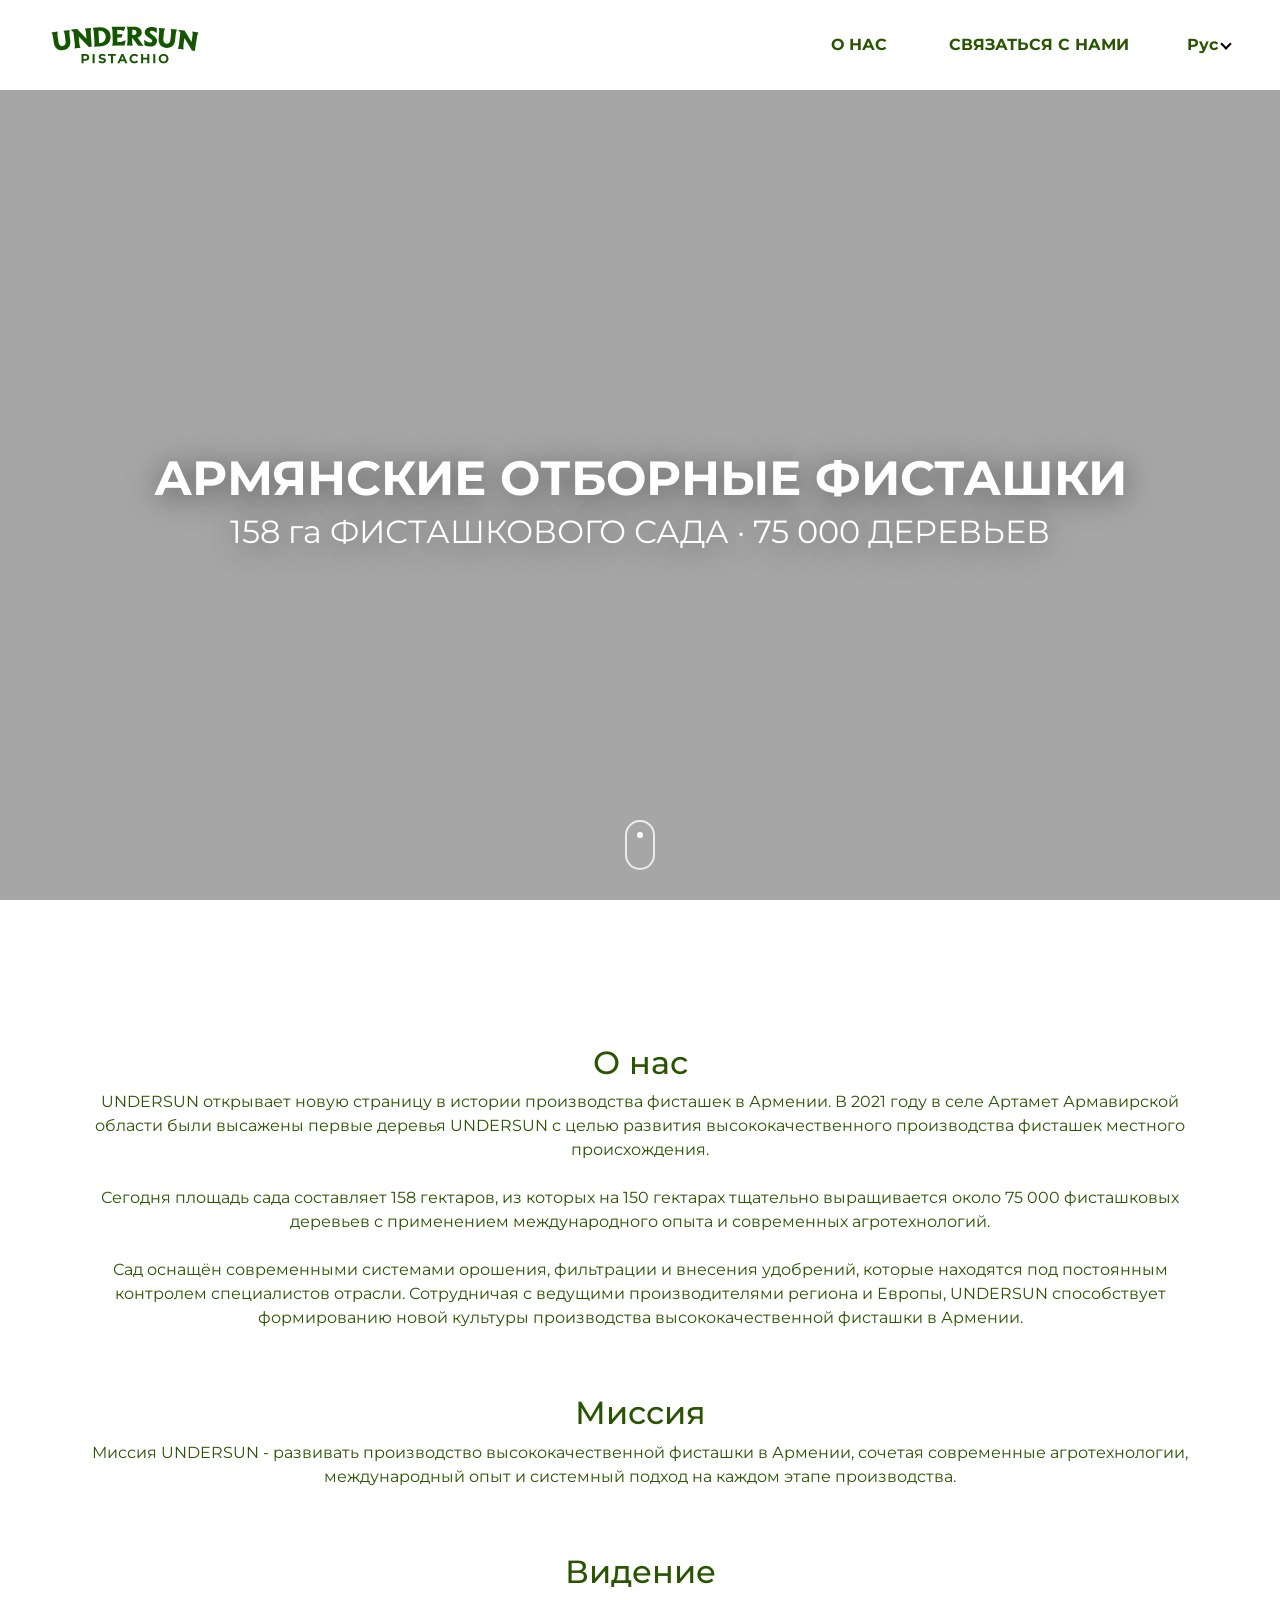
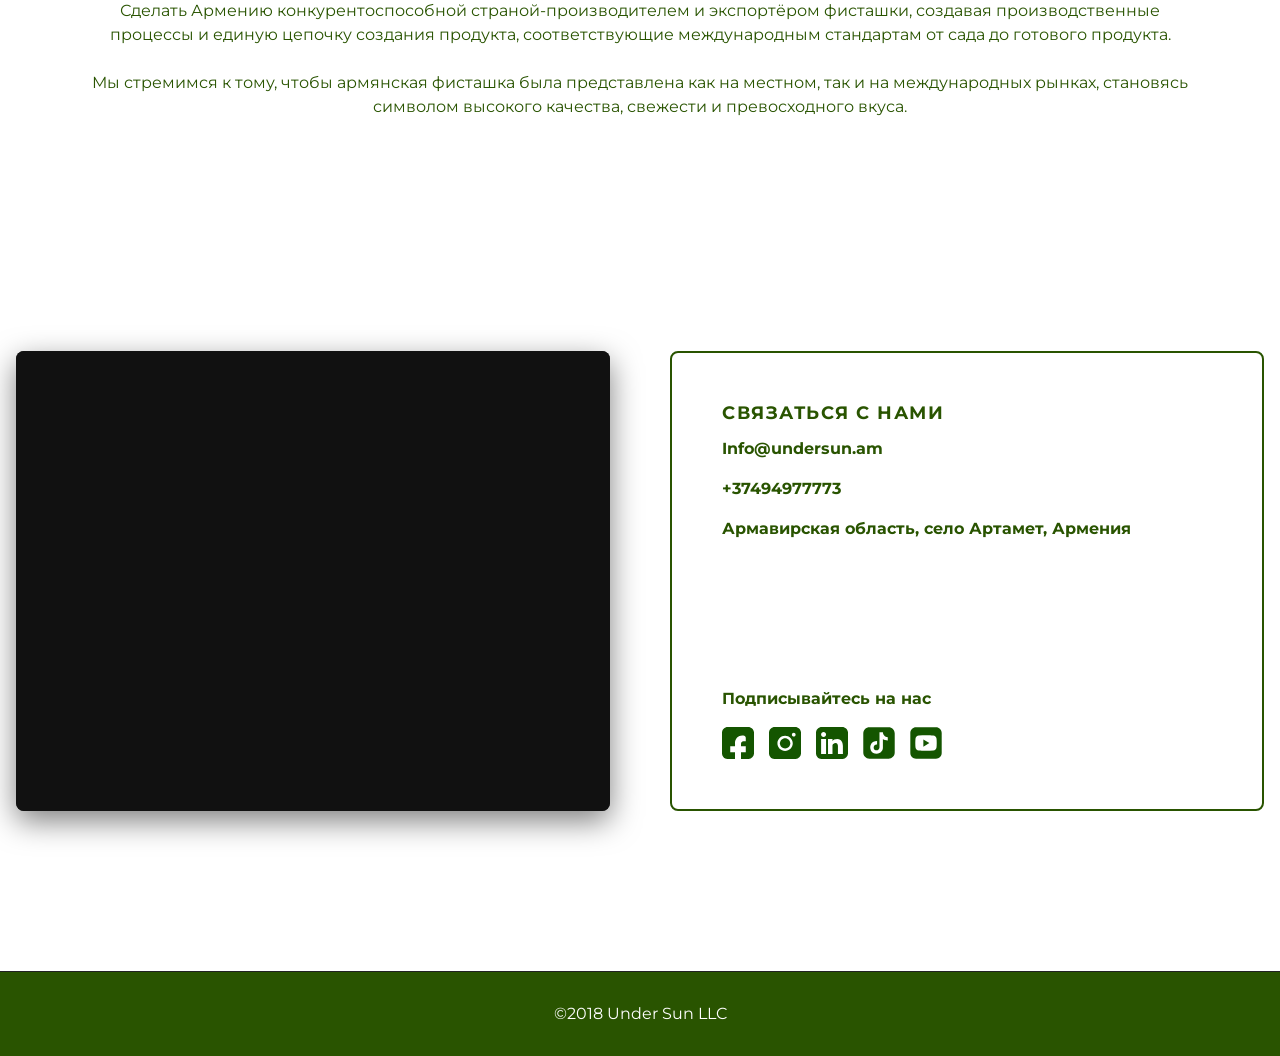
<file: ru/index.html>
<!doctype html>
<html lang="ru">
    <head>
        <meta charset="UTF-8" />
        <meta name="viewport" content="width=device-width, initial-scale=1.0" />
        <meta name="referrer" content="strict-origin-when-cross-origin" />
        <meta name="description" content="UNDERSUN — армянский отборный бренд фисташек: выращивание, переработка и упаковка фисташек в скорлупе, ядер и фисташковой пасты для розницы и опта.">
        <title>UNDERSUN — Армянские премиальные фисташки</title>

        <!-- Open Graph / Facebook, LinkedIn, WhatsApp, Viber preview -->
        <meta property="og:title" content="UNDERSUN — Армянские премиальные фисташки" />
        <meta property="og:type" content="website" />
        <meta property="og:url" content="https://undersunpistachio.com/" />
        <meta property="og:image" content="https://undersunpistachio.com/images/og-image.jpg" />
        <meta property="og:image:width" content="1200" />
        <meta property="og:image:height" content="630" />
        <meta property="og:description" content="UNDERSUN — армянский отборный бренд фисташек: выращивание, переработка и упаковка фисташек в скорлупе, ядер и фисташковой пасты для розницы и опта." />
        <meta property="og:site_name" content="UNDERSUN" />
		<meta property="og:locale" content="ru_RU" />
		<meta property="og:locale:alternate" content="en_US" />
		<meta property="og:locale:alternate" content="hy_AM" />
		
		
		<link rel="icon" href="../images/favicon.ico" sizes="any" />
		<!-- SEO: tells Google this page has hy/ru versions -->
		<link rel="alternate" hreflang="en" href="https://undersunpistachio.com/" />
		<link rel="alternate" hreflang="hy" href="https://undersunpistachio.com/hy/" />
		<link rel="alternate" hreflang="ru" href="https://undersunpistachio.com/ru/" />
		<link rel="alternate" hreflang="x-default" href="https://undersunpistachio.com/" />
		
		<!-- SEO: tells Google this exact URL is the "real" one for this content -->
		<link rel="canonical" href="https://undersunpistachio.com/ru/" />

        <!-- Twitter/X card -->
        <meta name="twitter:card" content="summary_large_image" />
        <meta name="twitter:title" content="UNDERSUN — Армянские премиальные фисташки" />
        <meta name="twitter:description" content="UNDERSUN — армянский отборный бренд фисташек: выращивание, переработка и упаковка фисташек в скорлупе, ядер и фисташковой пасты для розницы и опта." />
        <meta name="twitter:image" content="https://undersunpistachio.com/images/og-image.jpg" />
        <link href="https://cdn.jsdelivr.net/npm/bootstrap@5.3.3/dist/css/bootstrap.min.css" rel="stylesheet" />
        <link rel="stylesheet" href="../styles/styles.css" />
        <link rel="stylesheet" href="../templatemo-noir-fashion.css" />
        <link rel="preconnect" href="https://fonts.googleapis.com" />
        <link rel="preconnect" href="https://fonts.gstatic.com" crossorigin />
        <link href="https://fonts.googleapis.com/css2?family=Montserrat:ital,wght@0,100..900;1,100..900&family=Roboto+Flex:opsz,wght,XOPQ,XTRA,YOPQ,YTDE,YTFI,YTLC,YTUC@8..144,100..1000,96,468,79,-203,738,514,712&family=Rubik:ital,wght@0,300..900;1,300..900&display=swap" rel="stylesheet"/>
		
		<link rel="preload" as="video" href="../video/fields.mp4" type="video/mp4" fetchpriority="high" />
    </head>
    <body>
        <nav id="navbar">
            <div class="nav-container">
                <a href="#home" class="logo-link" aria-label="UNDERSUN — Home">
                    <svg width="150" height="50" xmlns="http://www.w3.org/2000/svg" version="1.1" viewBox="0 0 1020 269.43">
                        <title>UNDERSUN — Home</title>
						<defs>
                            <style>
                                .st0 { fill: #295400; }
                            </style>
                        </defs>
                        <g>
                            <path class="st0" d="M457.69,83.77c.16,10.48.33,20.97.49,31.45,6.76-.42,13.53-.82,20.29-1.2,12.72-1.79,24.28-5.82,36.31-11.94-2.62,12.18-5.2,24.36-7.76,36.55-28.26.03-56.52.45-84.77,1.27,3.19-8.8,4.46-17.55,4.41-26.91-.68-24.99-1.36-49.98-2.03-74.97-.45-9.34-2.11-18.02-6.07-26.7,31.42-.9,62.84-1.35,94.27-1.32-3.59,9.9-7.15,19.81-10.67,29.73-3.39-1.12-6.77-2.23-10.17-3.34-11.51-2.45-23.01-3.42-35.18-3.16.16,9.49.32,18.98.48,28.47,12.12-.2,24.25-.32,36.37-.38-2.36,7.36-4.69,14.72-7.02,22.08-9.65.08-19.3.2-28.95.37Z"/>
                            <path class="st0" d="M283.99,146.98c-6.69.52-13.37,1.06-20.06,1.63-22.42-23.98-45.34-47.72-68.76-71.2,1.52,16.18,3.03,32.36,4.55,48.54.93,9.86,3.64,18.85,8,27.68-13.62,1.35-27.24,2.8-40.85,4.33,2.48-8.92,3-17.62,2.21-26.93-3.1-27.36-6.21-54.72-9.31-82.08-5.67-6.89-11.98-11.8-19.72-17.34,14.59-1.73,29.19-3.36,43.79-4.89,21.82,21.54,43.23,43.31,64.21,65.28-1.18-14.91-2.36-29.82-3.53-44.72-.72-9.06-3.24-17.38-7.45-25.55,14.19-1.22,28.38-2.35,42.58-3.38-2.96,9.43-4.03,18.54-3.29,28.27,2.54,33.45,5.08,66.9,7.62,100.35Z"/>
                            <path class="st0" d="M984.96,175.57c-6.65-1.03-13.29-2.03-19.94-3.01-16.42-28.46-33.36-56.78-50.84-84.97-2.17,15.79-4.34,31.58-6.51,47.37-1.39,10.12-.96,19.81,1.41,29.69-13.59-1.78-27.19-3.46-40.8-5.06,4.41-8.05,6.83-16.24,8.23-25.27,3.22-27.51,6.44-55.02,9.66-82.53-4.06-8.06-9.27-14.8-15.51-21.42,14.68,1.66,29.36,3.43,44.02,5.29,16.37,25.94,32.29,52.01,47.76,78.19,2.23-14.7,4.46-29.4,6.68-44.1,1.37-9.05.84-17.83-1.42-26.86,14.11,2.04,28.21,4.17,42.3,6.4-4.87,8.39-8.1,16.82-9.58,26.35-5.15,33.3-10.3,66.61-15.46,99.91Z"/>
                            <path class="st0" d="M820.97,25.35c14.3,1.41,28.6,2.91,42.88,4.51-4.52,8.58-7.33,17.21-8.35,26.72-1.7,15.83-3.41,31.67-5.11,47.5-.92,8.59-3.32,16.39-7.19,23.97-7.14,13.98-20.21,23.32-35.91,25.52-11.92,1.66-23.94.56-35.34-3.29-14.61-4.95-25.57-16.13-30.2-30.66-2.65-8.34-3.46-16.56-3.01-25.39,1.25-16.33,2.5-32.65,3.76-48.98.71-9.24-.39-18.01-3.32-26.89,14.33,1.04,28.65,2.17,42.96,3.4-4.38,8.86-6.92,17.7-7.7,27.41-1.31,16.32-2.63,32.65-3.94,48.97-.33,14.13,7.04,26.41,21.77,27.67,14.67,1.27,24.12-9.29,26.13-23.27,1.73-16.75,3.46-33.5,5.2-50.25.95-9.21.06-17.98-2.63-26.95Z"/>
                            <path class="st0" d="M695.62,144.41c-18.44,2.94-36.77.02-53.35-8.67-.55-12.61-1.11-25.23-1.69-37.84,10.25,11.53,23.26,18.86,38.34,20.35,4.88.15,9.72-.37,13.41-3.6,4.02-3.51,3.89-9.79.4-13.91-2.8-3.31-6.2-5.94-9.77-8.58-7.82-5.78-15.68-11.54-23.58-17.26-3.79-2.74-6.97-5.94-9.87-9.48-4.1-5.01-5.54-10.88-5.37-17.23.3-11.55,5.97-21.66,16.25-27.77,19.34-11.51,46.48-8.48,66.93.65-.96,11.2-1.93,22.4-2.89,33.59-5.79-5.53-11.69-10-18.83-13.23-3.44-1.53-6.88-2.68-10.53-3.29-2.33-.39-4.72-.46-7.07-.16-2.38.3-4.67.95-6.51,2.48-4.1,3.41-4.07,9.98-.04,13.28,3.16,2.58,6.32,5.17,9.46,7.76,7.4,5.64,14.77,11.31,22.1,17.01,12.25,9.52,16.75,22.81,14.12,35.71-2.63,12.86-11.92,23.55-24.27,28.14-2.29.85-4.7,1.53-7.22,2.07Z"/>
                            <path class="st0" d="M91.39,37.72c14.24-1.89,28.49-3.68,42.76-5.37-2.39,9.32-3.2,18.3-2.05,27.66,1.96,16.04,3.92,32.08,5.89,48.13,1.08,8.81.39,17.19-1.88,25.64-3.98,14.76-14.53,26.38-28.94,31.93-11.24,4.33-23.24,5.98-35.23,4.81-14.99-1.47-27.95-9.5-35.83-22.12-4.81-7.72-7.62-15.86-9.26-24.89-2.49-16.18-4.99-32.37-7.48-48.55-1.42-9.26-4.61-17.6-9.35-25.42,14.21-2.25,28.43-4.41,42.66-6.46-2.14,9.23-2.75,18.4-1.32,27.98,2.43,16.2,4.85,32.39,7.28,48.59,2.75,13.98,12.69,24.57,27.53,22.46,14.87-2.11,21.56-14.8,20.24-29.03-2.1-16.56-4.19-33.12-6.29-49.68-1.42-9.08-3.88-17.25-8.72-25.65Z"/>
                            <path class="st0" d="M595.35,83.21c6.77-1.83,12.76-3.96,17.71-8.39,7.54-6.75,11.19-16.5,10.98-26.49-.78-26.92-28.66-37.3-54.12-37.76-15.8-.3-31.6-.49-47.41-.56,3.58,8.59,4.98,17,5.19,26.17-.14,25.33-.27,50.66-.41,75.99-.26,9.31-1.82,17.88-5.29,26.49,13.79.05,27.58.2,41.37.43-3.46-9.55-4.93-19.19-4.74-29.31.15-7.97.29-15.94.44-23.91.11-.04,30.87,40.61,40.32,54.06,12.11.34,24.22.75,36.33,1.23-13.2-19.41-26.65-38.73-40.37-57.96ZM574.97,66.11c-5.24,1.24-10.36,1.21-15.49,1.01.19-11.86.38-23.72.56-35.57,5.51-.06,10.79.2,15.89,1.72,8,2.39,13.05,8.84,12.91,16.56-.15,7.91-5.45,14.3-13.87,16.29Z"/>
                            <path class="st0" d="M379.62,135c-9.43,4.64-19.07,7.2-29.46,7.76-16.96.91-33.9,1.97-50.85,3.16,2.84-8.82,3.74-17.48,3.36-26.79-1.7-25.28-3.41-50.57-5.11-75.85-.92-9.09-2.85-17.35-7.11-25.71,16.52-1.09,33.05-2.06,49.59-2.89,12.16-.62,23.87,1.32,34.95,5.55,16.7,6.38,28.93,19.18,33.78,35.85,3.91,13.42,4.28,27.76,1.03,41.34-3.98,16.63-14.71,29.96-30.18,37.58ZM376.52,63.76c-4.06-13.94-15.79-23.74-30.59-25.99-5.43-.83-10.67-.62-16.35-.15,1.59,27.86,3.19,55.73,4.78,83.59,5.67-.19,10.86-.54,16.1-1.99,25.01-6.89,32.82-32.19,26.06-55.46Z"/>
                        </g>
                        <g>
                            <path class="st0" d="M254.23,198.9c-3.93-1.74-8.69-2.63-14.13-2.63h-25.87v62.3h13.7v-17.22h12.16c5.45,0,10.21-.91,14.14-2.72,3.99-1.83,7.12-4.46,9.29-7.81,2.18-3.36,3.28-7.4,3.28-12.01s-1.1-8.74-3.28-12.13c-2.18-3.39-5.31-6-9.31-7.78ZM227.94,229.36v-21.08h11.65c4.55,0,7.98.95,10.2,2.81,2.18,1.83,3.24,4.36,3.24,7.73s-1.06,5.91-3.24,7.74c-2.22,1.86-5.65,2.81-10.2,2.81h-11.65Z"/>
                            <rect class="st0" x="289.77" y="196.28" width="13.7" height="62.3" />
                            <path class="st0" d="M372.59,226.67c-2.18-1.26-4.6-2.31-7.18-3.1-2.49-.77-5.08-1.45-7.69-2.03-2.53-.56-4.81-1.15-6.86-1.77-1.88-.56-3.41-1.35-4.55-2.34-.99-.85-1.47-1.97-1.47-3.4,0-1.21.35-2.28,1.08-3.28.72-1.01,1.94-1.84,3.62-2.48,1.78-.68,4.12-1.03,6.95-1.03,2.48,0,5.11.38,7.84,1.11,2.72.73,5.39,1.88,7.94,3.4l1.31.78,4.48-11.03-.9-.59c-2.72-1.77-5.95-3.15-9.6-4.09-3.62-.93-7.31-1.41-10.98-1.41-5.63,0-10.36.86-14.06,2.55-3.77,1.71-6.62,4.06-8.49,6.96-1.86,2.9-2.81,6.14-2.81,9.62s.71,6.29,2.12,8.54c1.38,2.22,3.24,4.01,5.52,5.34,2.18,1.26,4.61,2.32,7.21,3.14,2.53.8,5.12,1.48,7.71,2.03,2.48.53,4.76,1.13,6.79,1.76,1.9.6,3.45,1.4,4.62,2.4,1.01.85,1.5,1.96,1.5,3.39,0,1.19-.36,2.22-1.09,3.16-.74.96-1.98,1.75-3.66,2.34-1.78.63-4.19.95-7.15.95-3.53,0-7.03-.61-10.39-1.8-3.37-1.2-6.23-2.71-8.5-4.49l-1.32-1.04-4.93,11.06.77.63c2.67,2.2,6.25,4.01,10.63,5.4,4.35,1.37,8.97,2.06,13.74,2.06,5.62,0,10.36-.85,14.1-2.54,3.8-1.72,6.67-4.07,8.53-6.97,1.86-2.9,2.81-6.11,2.81-9.53s-.71-6.2-2.12-8.42c-1.38-2.19-3.24-3.97-5.52-5.3Z"/>
                            <polygon class="st0" points="394.58 208.27 414.36 208.27 414.36 258.58 428.06 258.58 428.06 208.27 447.84 208.27 447.84 196.28 394.58 196.28 394.58 208.27"/>
                            <path class="st0" d="M486.1,196.28l-28.04,62.3h14.23l5.93-13.81h28.12l5.91,13.81h14.57l-28.13-62.3h-12.6ZM483.08,233.45l9.23-21.49,9.19,21.49h-18.42Z"/>
                            <path class="st0" d="M559.87,213.27c1.77-1.74,3.89-3.11,6.3-4.06,2.42-.96,5.14-1.45,8.09-1.45s5.59.55,8.09,1.63c2.5,1.1,4.82,2.76,6.91,4.95l.9.94,9.02-8.48-.8-.95c-2.91-3.44-6.52-6.07-10.73-7.83-4.18-1.73-8.85-2.61-13.89-2.61-4.74,0-9.17.79-13.18,2.35-4,1.56-7.57,3.82-10.58,6.72-3.01,2.9-5.38,6.31-7.03,10.15-1.66,3.85-2.5,8.15-2.5,12.79s.84,8.95,2.5,12.8c1.65,3.84,4,7.25,6.99,10.14,2.98,2.9,6.52,5.15,10.53,6.72,3.99,1.56,8.43,2.35,13.18,2.35,5.09,0,9.8-.89,13.98-2.66,4.21-1.78,7.81-4.43,10.72-7.87l.8-.95-9.03-8.49-.9.97c-2.08,2.24-4.4,3.93-6.9,5.02-2.5,1.09-5.22,1.64-8.09,1.64s-5.67-.49-8.09-1.45c-2.41-.95-4.53-2.31-6.3-4.06-1.77-1.74-3.18-3.84-4.19-6.23-1.01-2.38-1.52-5.05-1.52-7.93s.51-5.55,1.52-7.93c1.01-2.38,2.41-4.48,4.19-6.23Z"/>
                            <polygon class="st0" points="661.53 220.91 633.29 220.91 633.29 196.28 619.58 196.28 619.58 258.58 633.29 258.58 633.29 233 661.53 233 661.53 258.58 675.15 258.58 675.15 196.28 661.53 196.28 661.53 220.91"/>
                            <rect class="st0" x="702.29" y="196.28" width="13.7" height="62.3" />
                            <path class="st0" d="M796.29,204.44c-2.98-2.87-6.55-5.11-10.63-6.68-4.06-1.55-8.53-2.34-13.26-2.34s-9.29.81-13.35,2.39c-4.05,1.58-7.63,3.84-10.66,6.7-3.02,2.87-5.38,6.29-7.04,10.16-1.65,3.87-2.49,8.16-2.49,12.75s.84,8.79,2.5,12.67c1.65,3.86,4.01,7.29,7.03,10.19,3.01,2.89,6.61,5.17,10.71,6.76,4.08,1.59,8.56,2.39,13.3,2.39s9.21-.79,13.26-2.35c4.07-1.56,7.65-3.82,10.63-6.72,2.98-2.89,5.33-6.32,6.98-10.19,1.65-3.87,2.5-8.16,2.5-12.75s-.84-8.89-2.49-12.79c-1.65-3.89-4-7.32-6.99-10.19ZM790.5,235.37c-.99,2.38-2.36,4.48-4.1,6.22-1.75,1.74-3.82,3.11-6.17,4.06-2.37.96-5,1.44-7.83,1.44s-5.5-.49-7.92-1.45c-2.4-.94-4.5-2.32-6.24-4.09-1.75-1.77-3.15-3.89-4.16-6.29-1.01-2.37-1.52-5.01-1.52-7.84s.51-5.54,1.52-7.88c1.01-2.37,2.41-4.47,4.16-6.24,1.74-1.77,3.83-3.14,6.24-4.09,2.42-.96,5.08-1.45,7.92-1.45s5.46.49,7.83,1.44c2.36.96,4.45,2.32,6.22,4.06,1.76,1.74,3.14,3.83,4.09,6.2.96,2.39,1.44,5.07,1.44,7.95s-.5,5.56-1.48,7.95Z"/>
                        </g>
                    </svg>
                </a>
                <ul class="nav-links mb-0">
                    <li><a href="#about-us" class="nav-link" id="about">О нас</a></li>
                    <li><a href="#contact-us" class="nav-link" id="contact">Связаться с нами</a></li>
                    <li>
                        <!-- DESKTOP LANGUAGE -->
                        <div class="dropdown d-none d-md-block">
                            <button class="btn dropdown-toggle currentLang" type="button" data-bs-toggle="dropdown">Рус</button>

                            <ul class="dropdown-menu dropdown-menu-end">
								<li><a class="dropdown-item" href="/">Eng</a></li>
								<li><a class="dropdown-item" href="/hy/">Հայ</a></li>
								<li><a class="dropdown-item" href="/ru/">Рус</a></li>
							</ul>
                        </div>
                    </li>
                </ul>
                <div class="menu-toggle" id="menuToggle">
                    <span></span>
                    <span></span>
                    <span></span>
                </div>
            </div>
        </nav>
        <div class="mobile-nav" id="mobileNav">
            <ul class="mobile-nav-links">
                <li><a href="#about-us" id="about2">О нас</a></li>
                <li><a href="#contact-us" id="contact2">Связаться с нами</a></li>
				<li>
					<!-- MOBILE LANGUAGE -->
					<div class="dropdown d-block d-md-none">
						<button class="btn dropdown-toggle currentLang" type="button" data-bs-toggle="dropdown">Рус</button>

						<ul class="dropdown-menu dropdown-menu-end">
							<li><a class="dropdown-item text-capitalize fs-5" href="/">Eng</a></li>
							<li><a class="dropdown-item text-capitalize fs-5" href="/hy/">Հայ</a></li>
							<li><a class="dropdown-item text-capitalize fs-5" href="/ru/">Рус</a></li>
						</ul>
					</div>
				</li>
            </ul>
        </div>

        <section class="hero text-center" id="home">
            <video class="hero-bg-video" autoplay muted loop playsinline fetchpriority="high" preload="auto">
				<source src="../video/fields.mp4" type="video/mp4" />
			</video>
            <div class="hero-video-overlay"></div>

				<h1 class="hero-video-title display-5" id="title">
					АРМЯНСКИЕ ОТБОРНЫЕ ФИСТАШКИ
				</h1>
				<p class="hero-video-text fs-2" id="subtitle">158 га ФИСТАШКОВОГО САДА · 75 000 ДЕРЕВЬЕВ</p>
	
            <div class="scroll-indicator">
                <span></span>
            </div>
        </section>

        <section class="my-5 py-5" id="about-us">
            <div class="hero-bg"></div>
            <div class="container text-center">
				<br/><br/>
                <h2 id="about3">О нас</h2>
                <p id="aboutUsText">
                    UNDERSUN открывает новую страницу в истории производства фисташек в Армении. В 2021 году в селе Артамет Армавирской области были высажены первые деревья UNDERSUN с целью развития высококачественного производства фисташек местного происхождения.<br><br>Сегодня площадь сада составляет 158 гектаров, из которых на 150 гектарах тщательно выращивается около 75 000 фисташковых деревьев с применением международного опыта и современных агротехнологий.<br><br>Сад оснащён современными системами орошения, фильтрации и внесения удобрений, которые находятся под постоянным контролем специалистов отрасли. Сотрудничая с ведущими производителями региона и Европы, UNDERSUN способствует формированию новой культуры производства высококачественной фисташки в Армении.
                </p>
				
				<br/><br/>

                <h2 id="mission">Миссия</h2>
                <p id="missionText">
                    Миссия UNDERSUN - развивать производство высококачественной фисташки в Армении, сочетая современные агротехнологии, международный опыт и системный подход на каждом этапе производства.
                </p>
				
				<br/><br/>

                <h2 id="vision">Видение</h2>
                <p id="visionText">
                    Сделать Армению конкурентоспособной страной-производителем и экспортёром фисташки, создавая производственные процессы и единую цепочку создания продукта, соответствующие международным стандартам от сада до готового продукта.<br><br>Мы стремимся к тому, чтобы армянская фисташка была представлена как на местном, так и на международных рынках, становясь символом высокого качества, свежести и превосходного вкуса.
                </p>
            </div>
        </section>

        <section class="contact" id="contact-us">
            <div class="contact-container">
                <div class="contact-content">
                    <div class="map-section">
                        <div class="map-container">
                            <iframe src="https://www.google.com/maps?q=UnderSun%20Pistachio%20Garden%2C%20Armenia&ll=40.1192419,43.8843843&z=16&t=k&output=embed" width="100%" height="450" style="border: 0" allowfullscreen="" loading="lazy" referrerpolicy="no-referrer-when-downgrade" title="Armenian Premium Pistachio Orchard"></iframe>
                        </div>
                    </div>

                    <div class="contact-info">
                        <div class="info-item fw-bold">
                            <div class="info-content">
                                <h3 class="section-title" id="contact3">Связаться с нами</h3>
                                <p><a href="mailto:Info@undersun.am">Info@undersun.am</a></p>
                                <p><a href="tel:+37494977773">+37494977773</a></p>
                                <p id="address">Армавирская область, село Артамет, Армения</p>
                            </div>
							<div>
								<p id="followUs">Подписывайтесь на нас</p>
								<div class="social-links">
									<div class="social-links">
										<a href="https://www.facebook.com/people/Undersun-Pistachio/61593720248796/?mibextid=wwXIfr&rdid=k5s00enfVyOP8Moc&share_url=https%3A%2F%2Fwww.facebook.com%2Fshare%2F1975KTKBG8%2F%3Fmibextid%3DwwXIfr" target="_blank" rel="noopener noreferrer" aria-label="UnderSun on Facebook">
											<svg width="32" height="32" xmlns="http://www.w3.org/2000/svg" version="1.1" viewBox="0 0 12.85 12.85">
												<title>Facebook</title>
												<defs>
													<style>
														.st0 {
															fill: #145500;
															fill-rule: evenodd;
														}
													</style>
												</defs>
												<path class="st0" d="M10.51,0H2.34C1.05,0,0,1.05,0,2.34v8.18c0,1.29,1.05,2.34,2.34,2.34h2.89v-2.77h-1.92v-2.4h1.92v-1.44c0-1.59,1.29-2.88,2.88-2.88h.48c.53,0,.96.43.96.96v1.44h-.96c-.53,0-.96.43-.96.96v.96h1.92v2.4h-1.92v2.77h2.89c1.29,0,2.34-1.05,2.34-2.34V2.34c0-1.29-1.05-2.34-2.34-2.34Z"/>
											</svg>
										</a>
										<a href="https://www.instagram.com/undersun_pistachio?igsi=MXg4cXczdnF2OWw5ZA%3D%3D&utm_source=qr" target="_blank" rel="noopener noreferrer" aria-label="UNDERSUN on Instagram">
											<svg xmlns="http://www.w3.org/2000/svg" width="32" height="32" version="1.1" viewBox="0 0 12.85 12.85">
												<title>Instagram</title>
												<defs>
													<style>
														.st0 {
															fill: #145500;
															fill-rule: evenodd;
														}
													</style>
												</defs>
												<path class="st0" d="M6.46,4.47c-1.15,0-2.08.93-2.08,2.08s.93,2.08,2.08,2.08,2.08-.93,2.08-2.08-.93-2.08-2.08-2.08Z"/>
												<path class="st0" d="M10.51,0H2.34C1.05,0,0,1.05,0,2.34v8.18c0,1.29,1.05,2.34,2.34,2.34h8.18c1.29,0,2.34-1.05,2.34-2.34V2.34c0-1.29-1.05-2.34-2.34-2.34ZM6.46,9.63c-1.7,0-3.08-1.38-3.08-3.08s1.38-3.08,3.08-3.08,3.08,1.38,3.08,3.08-1.38,3.08-3.08,3.08ZM9.94,3.83c-.41,0-.75-.34-.75-.75s.34-.75.75-.75.75.34.75.75-.34.75-.75.75Z"/>
											</svg>
										</a>
										<a href="https://www.linkedin.com/company/undersun-pistachio/about/?viewAsMember=true" target="_blank" rel="noopener noreferrer" aria-label="UNDERSUN on LinkedIn">
											<svg xmlns="http://www.w3.org/2000/svg" width="32" height="32" version="1.1" viewBox="0 0 12.85 12.85">
												<title>LinkedIn</title>
												<defs>
													<style>
														.st0 {
															fill: #145500;
															fill-rule: evenodd;
														}
													</style>
												</defs>
												<path class="st0" d="M2.34,0C1.05,0,0,1.05,0,2.34v8.18c0,1.29,1.05,2.34,2.34,2.34h8.18c1.29,0,2.34-1.05,2.34-2.34V2.34c0-1.29-1.05-2.34-2.34-2.34H2.34ZM3.04,4.04c.55,0,1-.45,1-1,0-.55-.45-1-1-1h0c-.55,0-1,.45-1,1,0,.55.45,1,1,1ZM4.04,10.81v-5.97h-1.99v5.97h1.99,0ZM6.62,4.83h-1.79v5.97h1.79v-3.6c.23-.37.63-.78,1.19-.78.8,0,1,.8,1,1.2v3.19h1.99v-3.19c0-1.07-.47-2.79-2.19-2.79-1.1,0-1.71.4-1.99.78v-.78h0Z"/>
											</svg>
										</a>
										<a href="https://www.tiktok.com/@undersun.pistachio?_r=1&_t=ZS-99MzlroVgVL" target="_blank" rel="noopener noreferrer" aria-label="UNDERSUN on TikTok">
											<svg xmlns="http://www.w3.org/2000/svg" width="32" height="32" version="1.1" viewBox="0 0 12.85 12.85">
												<title>TikTok</title>
												<defs>
													<style>
														.st0 {
															fill: #145500;
														}

														.st0, .st1 {
															fill-rule: evenodd;
														}
													</style>
												</defs>
												<path class="st1" d="M239,565c-2.21,0-4,1.79-4,4v14c0,2.21,1.79,4,4,4h14c2.21,0,4-1.79,4-4v-14c0-2.21-1.79-4-4-4h-14ZM246.34,568.5h2.39c0,1.6,1.35,3.41,3.41,3.41v2.39c-1.42-.1-2.63-.33-3.41-1.02v6.14c0,1.7-1.35,4.09-4.43,4.09-3.77,0-4.43-3.41-4.43-4.43s.6-4.43,4.77-4.43v2.39c-1.09-.23-2.39.68-2.39,2.05,0,1.71,1.02,2.05,2.05,2.05s2.05-1.02,2.05-2.05v-10.57h0Z"/>
												<path class="st0" d="M2.57.11C1.21.11.11,1.21.11,2.57v7.71c0,1.36,1.1,2.46,2.46,2.46h7.71c1.36,0,2.46-1.1,2.46-2.46V2.57C12.74,1.21,11.64.11,10.28.11H2.57ZM6.62,2.12h1.37c0,.92.78,1.96,1.96,1.96v1.37c-.81-.06-1.51-.19-1.96-.59v3.52c0,.98-.77,2.35-2.54,2.35-2.16,0-2.54-1.96-2.54-2.54s.34-2.54,2.74-2.54v1.37c-.63-.13-1.37.39-1.37,1.17,0,.98.59,1.17,1.17,1.17s1.17-.59,1.17-1.17V2.12h0Z"/>
											</svg>
										</a>
										<a href="https://youtube.com/@undersunpistachio?si=CxkNMl_jxcHvbaHN" target="_blank" rel="noopener noreferrer" aria-label="UNDERSUN on YouTube">
											<svg xmlns="http://www.w3.org/2000/svg" width="32" height="32" version="1.1" viewBox="0 0 12.85 12.85">
												<title>YouTube</title>
												<defs>
													<style>
														.st0 {
															fill: #145500;
														}

														.st0, .st1 {
															fill-rule: evenodd;
														}
													</style>
												</defs>
												<path class="st1" d="M239,565c-2.21,0-4,1.79-4,4v14c0,2.21,1.79,4,4,4h14c2.21,0,4-1.79,4-4v-14c0-2.21-1.79-4-4-4h-14ZM246.34,568.5h2.39c0,1.6,1.35,3.41,3.41,3.41v2.39c-1.42-.1-2.63-.33-3.41-1.02v6.14c0,1.7-1.35,4.09-4.43,4.09-3.77,0-4.43-3.41-4.43-4.43s.6-4.43,4.77-4.43v2.39c-1.09-.23-2.39.68-2.39,2.05,0,1.71,1.02,2.05,2.05,2.05s2.05-1.02,2.05-2.05v-10.57h0v-.02Z"/>
												<path class="st0" d="M2.42.13C1.15.13.13,1.15.13,2.42v8.02c0,1.26,1.03,2.29,2.29,2.29h8.02c1.26,0,2.29-1.03,2.29-2.29V2.42c0-1.26-1.03-2.29-2.29-2.29H2.42ZM2.13,6.43c0-.61.03-1.19.07-1.68.05-.72.63-1.3,1.35-1.35.96-.06,1.92-.09,2.88-.09,1.23,0,2.18.04,2.88.09.72.05,1.3.63,1.35,1.35.04.49.07,1.07.07,1.68s-.03,1.24-.07,1.73c-.06.71-.6,1.25-1.3,1.3-.97.06-1.95.09-2.93.09-1.25,0-2.23-.04-2.93-.09-.7-.05-1.24-.59-1.3-1.3-.05-.58-.07-1.16-.07-1.73ZM5.36,4.97l2.43,1.46-2.43,1.46v-2.92h0Z"/>
											</svg>
										</a>
									</div>
								</div>
							</div>
                        </div>
                    </div>
                </div>
            </div>
        </section>
		<script type="application/ld+json">
			{
			  "@context": "https://schema.org",
			  "@graph": [
				{
				  "@type": "Organization",
				  "@id": "https://undersunpistachio.com/#organization",
				  "name": "UnderSun",
				  "legalName": "Under Sun LLC",
				  "url": "https://undersunpistachio.com/",
				  "logo": "https://undersunpistachio.com/images/logo.svg",
				  "description": "UNDERSUN — армянский отборный бренд фисташек: выращивание, переработка и упаковка фисташек в скорлупе, ядер и фисташковой пасты для розницы и опта.",
				  "email": "info@undersun.am",
				  "telephone": "+374-94-977773",
				  "address": {
					"@type": "PostalAddress",
					"addressLocality": "Artamet Village",
					"addressRegion": "Armavir Province",
					"addressCountry": "AM"
				  },
				  "location": { "@id": "https://undersunpistachio.com/#orchard" },
				  "hasOfferCatalog": {
					"@type": "OfferCatalog",
					"name": "UnderSun Pistachio Products",
					"itemListElement": [
					  {
						"@type": "Offer",
						"itemOffered": {
						  "@type": "Product",
						  "name": "In-Shell Pistachios",
						  "brand": { "@id": "https://undersunpistachio.com/#organization" }
						}
					  },
					  {
						"@type": "Offer",
						"itemOffered": {
						  "@type": "Product",
						  "name": "Pistachio Kernels",
						  "brand": { "@id": "https://undersunpistachio.com/#organization" }
						}
					  },
					  {
						"@type": "Offer",
						"itemOffered": {
						  "@type": "Product",
						  "name": "Pistachio Paste",
						  "brand": { "@id": "https://undersunpistachio.com/#organization" }
						}
					  }
					]
				  },
				  "sameAs": [
					"https://www.facebook.com/people/Undersun-Pistachio/61593720248796/?mibextid=wwXIfr&rdid=k5s00enfVyOP8Moc&share_url=https%3A%2F%2Fwww.facebook.com%2Fshare%2F1975KTKBG8%2F%3Fmibextid%3DwwXIfr",
					"https://www.instagram.com/undersun_pistachio?igsi=MXg4cXczdnF2OWw5ZA%3D%3D&utm_source=qr",
					"https://www.linkedin.com/company/undersun-pistachio/about/?viewAsMember=true",
					"https://www.tiktok.com/@undersun.pistachio?_r=1&_t=ZS-99MzlroVgVL",
					"https://youtube.com/@undersunpistachio?si=CxkNMl_jxcHvbaHN"
				  ]
				},
				{
				  "@type": "Place",
				  "@id": "https://undersunpistachio.com/#orchard",
				  "name": "UnderSun Pistachio Garden",
				  "address": {
					"@type": "PostalAddress",
					"addressLocality": "Artamet Village",
					"addressRegion": "Armavir Province",
					"addressCountry": "AM"
				  },
				  "geo": {
					"@type": "GeoCoordinates",
					"latitude": 40.1192419,
					"longitude": 43.8843843
				  },
				  "additionalProperty": [
					{
					  "@type": "PropertyValue",
					  "name": "Orchard area",
					  "value": 158,
					  "unitCode": "HAR",
					  "unitText": "hectares"
					},
					{
					  "@type": "PropertyValue",
					  "name": "Cultivated area",
					  "value": 150,
					  "unitCode": "HAR",
					  "unitText": "hectares"
					},
					{
					  "@type": "PropertyValue",
					  "name": "Number of pistachio trees",
					  "value": 75000
					},
					{
					  "@type": "PropertyValue",
					  "name": "First planting",
					  "value": "2021"
					}
				  ]
				},
				{
				  "@type": "WebSite",
				  "@id": "https://undersunpistachio.com/#website",
				  "url": "https://undersunpistachio.com/",
				  "name": "UnderSun",
				  "alternateName": "UNDERSUN — Армянские премиальные фисташки",
				  "description": "UNDERSUN — армянский отборный бренд фисташек: выращивание, переработка и упаковка фисташек в скорлупе, ядер и фисташковой пасты для розницы и опта.",
				  "publisher": { "@id": "https://undersunpistachio.com/#organization" },
				  "inLanguage": ["en", "hy", "ru"]
				},
				{
				  "@type": "WebPage",
				  "@id": "https://undersunpistachio.com/ru/#webpage",
				  "url": "https://undersunpistachio.com/ru/",
				  "name": "UNDERSUN — Армянские премиальные фисташки",
				  "description": "UNDERSUN — армянский отборный бренд фисташек: выращивание, переработка и упаковка фисташек в скорлупе, ядер и фисташковой пасты для розницы и опта.",
				  "isPartOf": { "@id": "https://undersunpistachio.com/#website" },
				  "about": { "@id": "https://undersunpistachio.com/#organization" },
				  "primaryImageOfPage": {
					"@type": "ImageObject",
					"url": "https://undersunpistachio.com/images/og-image.jpg",
					"width": 1200,
					"height": 630
				  },
				  "inLanguage": "ru"
				}
			  ]
			}
		</script>

        <footer>
            <div class="container">
                <div class="text-center text-white">©2018 Under Sun LLC</div>
            </div>
        </footer>

        <!-- Bootstrap JS -->
        <script src="https://cdn.jsdelivr.net/npm/bootstrap@5.3.3/dist/js/bootstrap.bundle.min.js"></script>

        <!-- LANGUAGE SCRIPT -->
        <script src="../js/index.js"></script>
    </body>
</html>
</file>
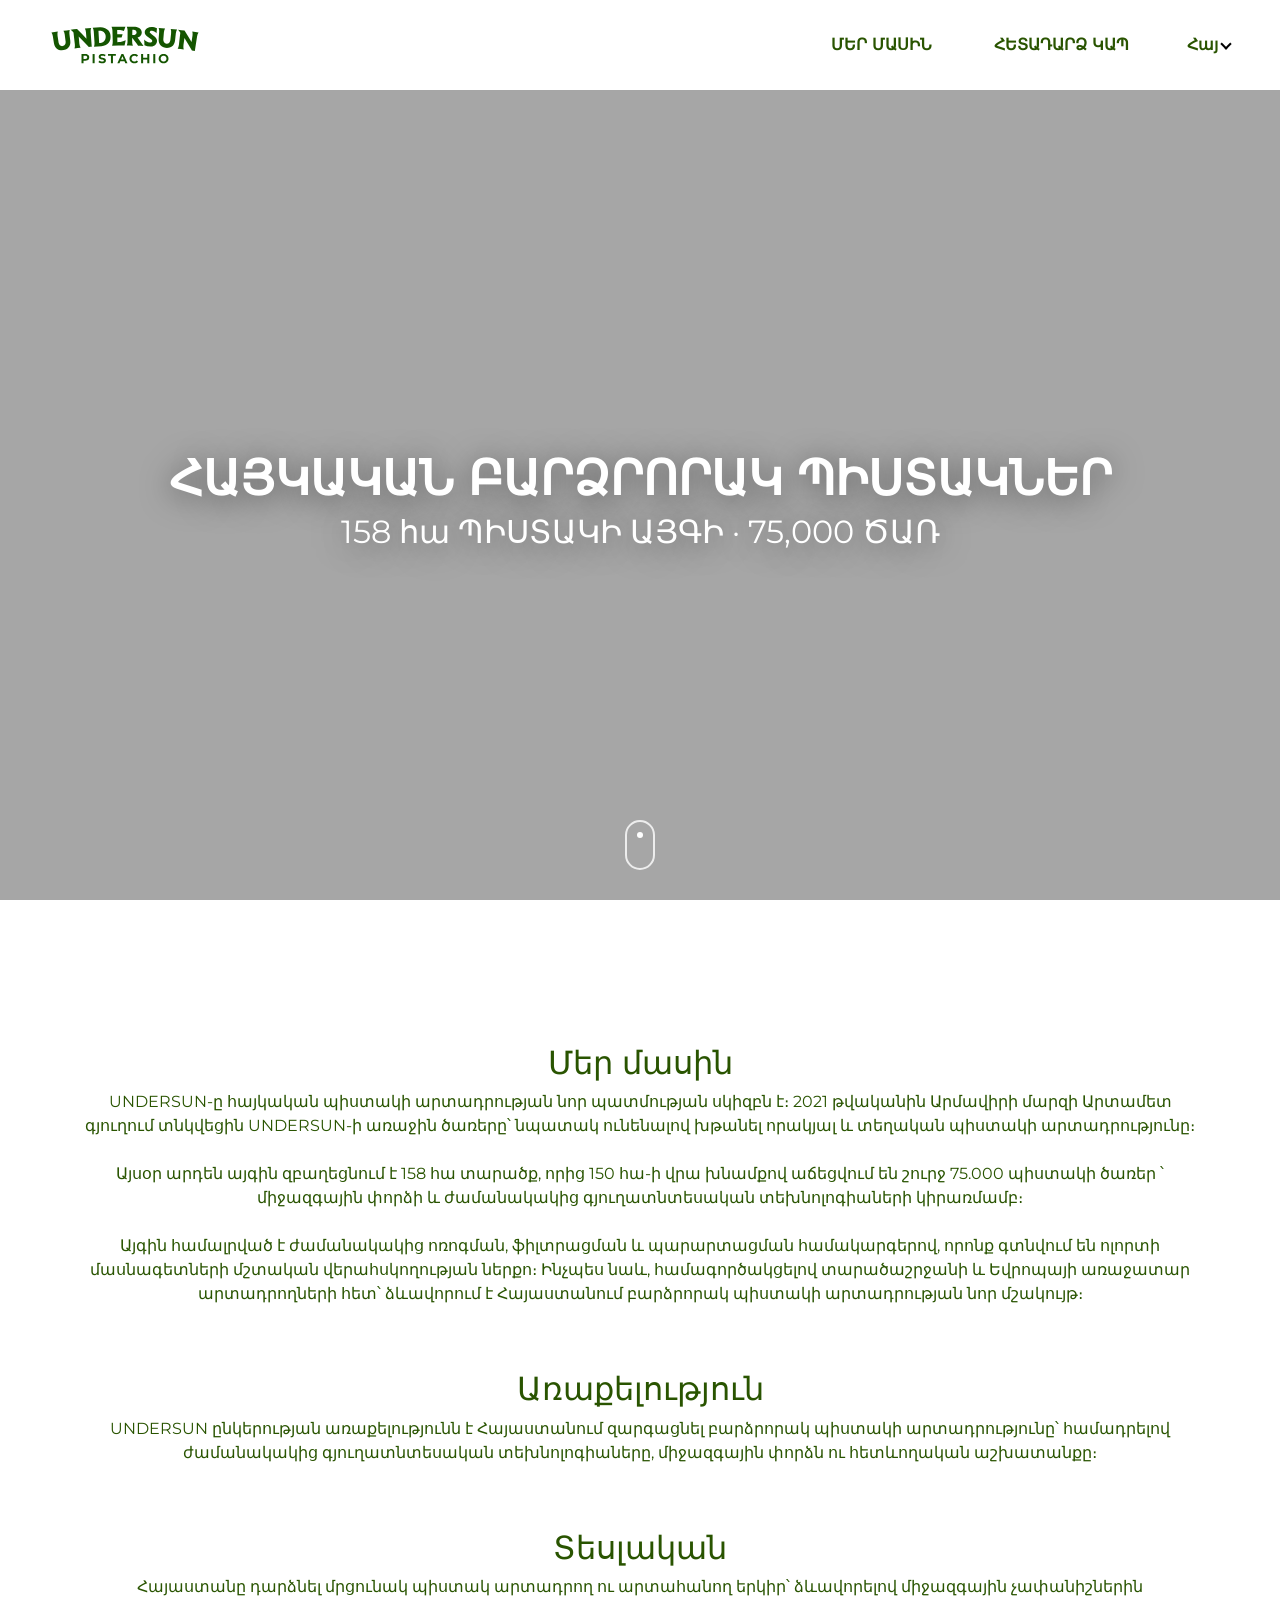
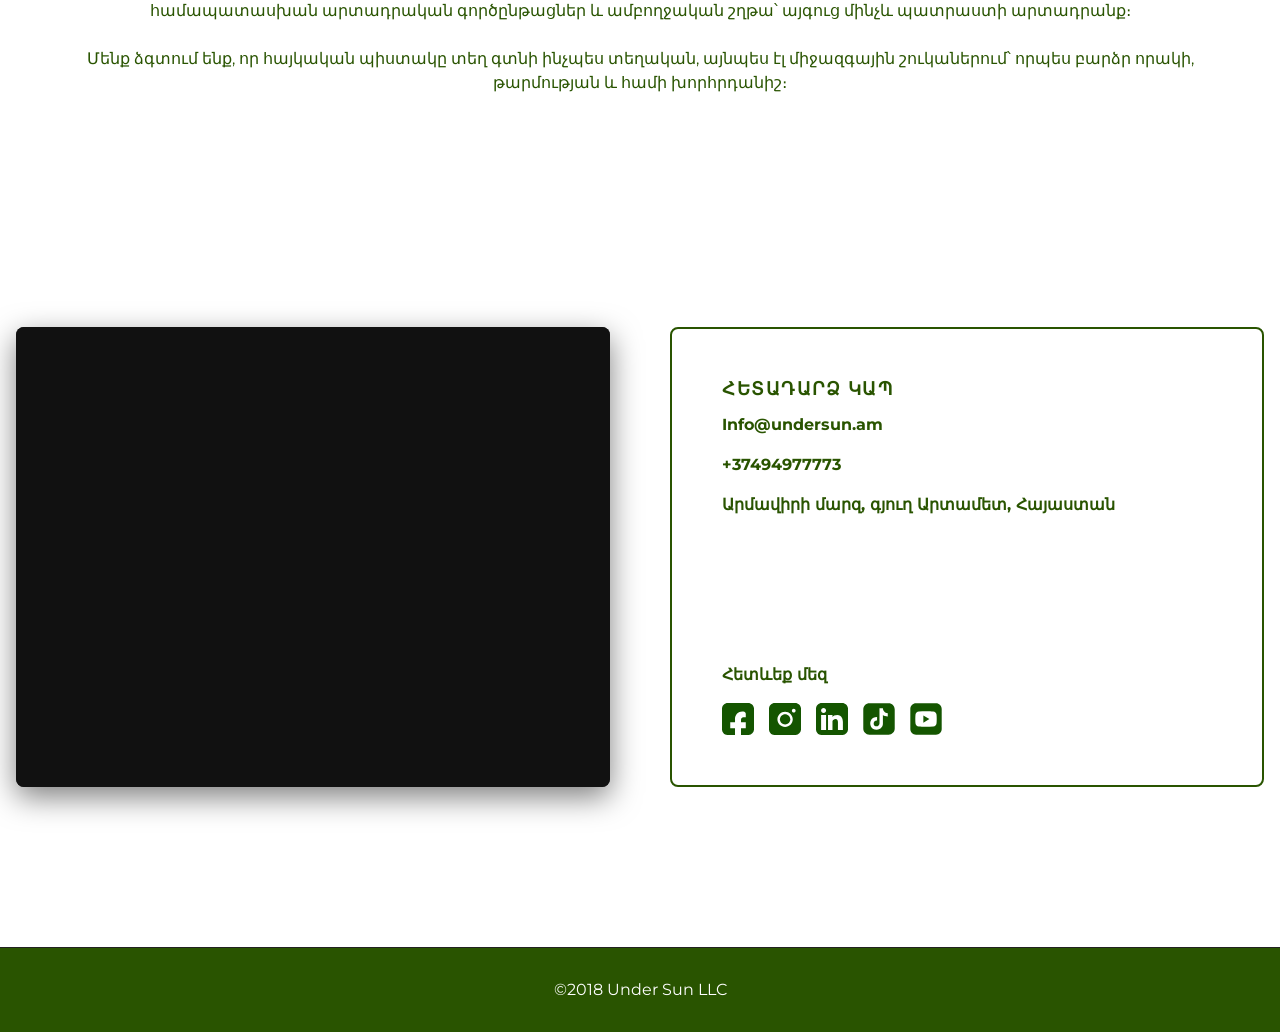
<file: hy/index .html>
<!doctype html>
<html lang="hy">
    <head>
        <meta charset="UTF-8" />
        <meta name="viewport" content="width=device-width, initial-scale=1.0" />
        <meta name="referrer" content="strict-origin-when-cross-origin" />
        <meta name="description" content="UNDERSUN՝ հայկական պրեմիում պիստակի բրենդ. մշակում, վերամշակում և փաթեթավորում կեղևով պիստակների, պիստակի միջուկների ու մածուկի համար՝ մանրածախ և մեծածախ վաճառքի։">
        <title>UNDERSUN — Հայկական պրեմիում պիստակ</title>

        <!-- Open Graph / Facebook, LinkedIn, WhatsApp, Viber preview -->
        <meta property="og:title" content="UNDERSUN — Հայկական պրեմիում պիստակ" />
        <meta property="og:type" content="website" />
        <meta property="og:url" content="https://undersunpistachio.com/" />
        <meta property="og:image" content="https://undersunpistachio.com/images/og-image.jpg" />
        <meta property="og:image:width" content="1200" />
        <meta property="og:image:height" content="630" />
        <meta property="og:description" content="UNDERSUN՝ հայկական պրեմիում պիստակի բրենդ. մշակում, վերամշակում և փաթեթավորում կեղևով պիստակների, պիստակի միջուկների ու մածուկի համար՝ մանրածախ և մեծածախ վաճառքի։" />
        <meta property="og:site_name" content="UNDERSUN" />
		<meta property="og:locale" content="hy_AM" />
		<meta property="og:locale:alternate" content="en_US" />
		<meta property="og:locale:alternate" content="ru_RU" />
		
		
		<!-- SEO: tells Google this page has hy/ru versions -->
		<link rel="alternate" hreflang="en" href="https://undersunpistachio.com/" />
		<link rel="alternate" hreflang="hy" href="https://undersunpistachio.com/hy/" />
		<link rel="alternate" hreflang="ru" href="https://undersunpistachio.com/ru/" />
		<link rel="alternate" hreflang="x-default" href="https://undersunpistachio.com/" />
		
		<!-- SEO: tells Google this exact URL is the "real" one for this content -->
		<link rel="canonical" href="https://undersunpistachio.com/hy/" />

        <!-- Twitter/X card -->
        <meta name="twitter:card" content="summary_large_image" />
        <meta name="twitter:title" content="UNDERSUN — Հայկական պրեմիում պիստակ" />
        <meta name="twitter:description" content="UNDERSUN՝ հայկական պրեմիում պիստակի բրենդ. մշակում, վերամշակում և փաթեթավորում կեղևով պիստակների, պիստակի միջուկների ու մածուկի համար՝ մանրածախ և մեծածախ վաճառքի։" />
        <meta name="twitter:image" content="https://undersunpistachio.com/images/og-image.jpg" />
        <link href="https://cdn.jsdelivr.net/npm/bootstrap@5.3.3/dist/css/bootstrap.min.css" rel="stylesheet" />
        <link rel="stylesheet" href="../styles/styles.css" />
        <link rel="stylesheet" href="../templatemo-noir-fashion.css" />
        <link rel="preconnect" href="https://fonts.googleapis.com" />
        <link rel="preconnect" href="https://fonts.gstatic.com" crossorigin />
        <link href="https://fonts.googleapis.com/css2?family=Montserrat:ital,wght@0,100..900;1,100..900&family=Roboto+Flex:opsz,wght,XOPQ,XTRA,YOPQ,YTDE,YTFI,YTLC,YTUC@8..144,100..1000,96,468,79,-203,738,514,712&family=Rubik:ital,wght@0,300..900;1,300..900&display=swap" rel="stylesheet"/>
    </head>
    <body>
        <nav id="navbar">
            <div class="nav-container">
                <a href="#home" class="logo-link" aria-label="UNDERSUN — Home">
                    <svg width="150" height="50" xmlns="http://www.w3.org/2000/svg" version="1.1" viewBox="0 0 1020 269.43">
                        <title>UNDERSUN — Home</title>
						<defs>
                            <style>
                                .st0 { fill: #295400; }
                            </style>
                        </defs>
                        <g>
                            <path class="st0" d="M457.69,83.77c.16,10.48.33,20.97.49,31.45,6.76-.42,13.53-.82,20.29-1.2,12.72-1.79,24.28-5.82,36.31-11.94-2.62,12.18-5.2,24.36-7.76,36.55-28.26.03-56.52.45-84.77,1.27,3.19-8.8,4.46-17.55,4.41-26.91-.68-24.99-1.36-49.98-2.03-74.97-.45-9.34-2.11-18.02-6.07-26.7,31.42-.9,62.84-1.35,94.27-1.32-3.59,9.9-7.15,19.81-10.67,29.73-3.39-1.12-6.77-2.23-10.17-3.34-11.51-2.45-23.01-3.42-35.18-3.16.16,9.49.32,18.98.48,28.47,12.12-.2,24.25-.32,36.37-.38-2.36,7.36-4.69,14.72-7.02,22.08-9.65.08-19.3.2-28.95.37Z"/>
                            <path class="st0" d="M283.99,146.98c-6.69.52-13.37,1.06-20.06,1.63-22.42-23.98-45.34-47.72-68.76-71.2,1.52,16.18,3.03,32.36,4.55,48.54.93,9.86,3.64,18.85,8,27.68-13.62,1.35-27.24,2.8-40.85,4.33,2.48-8.92,3-17.62,2.21-26.93-3.1-27.36-6.21-54.72-9.31-82.08-5.67-6.89-11.98-11.8-19.72-17.34,14.59-1.73,29.19-3.36,43.79-4.89,21.82,21.54,43.23,43.31,64.21,65.28-1.18-14.91-2.36-29.82-3.53-44.72-.72-9.06-3.24-17.38-7.45-25.55,14.19-1.22,28.38-2.35,42.58-3.38-2.96,9.43-4.03,18.54-3.29,28.27,2.54,33.45,5.08,66.9,7.62,100.35Z"/>
                            <path class="st0" d="M984.96,175.57c-6.65-1.03-13.29-2.03-19.94-3.01-16.42-28.46-33.36-56.78-50.84-84.97-2.17,15.79-4.34,31.58-6.51,47.37-1.39,10.12-.96,19.81,1.41,29.69-13.59-1.78-27.19-3.46-40.8-5.06,4.41-8.05,6.83-16.24,8.23-25.27,3.22-27.51,6.44-55.02,9.66-82.53-4.06-8.06-9.27-14.8-15.51-21.42,14.68,1.66,29.36,3.43,44.02,5.29,16.37,25.94,32.29,52.01,47.76,78.19,2.23-14.7,4.46-29.4,6.68-44.1,1.37-9.05.84-17.83-1.42-26.86,14.11,2.04,28.21,4.17,42.3,6.4-4.87,8.39-8.1,16.82-9.58,26.35-5.15,33.3-10.3,66.61-15.46,99.91Z"/>
                            <path class="st0" d="M820.97,25.35c14.3,1.41,28.6,2.91,42.88,4.51-4.52,8.58-7.33,17.21-8.35,26.72-1.7,15.83-3.41,31.67-5.11,47.5-.92,8.59-3.32,16.39-7.19,23.97-7.14,13.98-20.21,23.32-35.91,25.52-11.92,1.66-23.94.56-35.34-3.29-14.61-4.95-25.57-16.13-30.2-30.66-2.65-8.34-3.46-16.56-3.01-25.39,1.25-16.33,2.5-32.65,3.76-48.98.71-9.24-.39-18.01-3.32-26.89,14.33,1.04,28.65,2.17,42.96,3.4-4.38,8.86-6.92,17.7-7.7,27.41-1.31,16.32-2.63,32.65-3.94,48.97-.33,14.13,7.04,26.41,21.77,27.67,14.67,1.27,24.12-9.29,26.13-23.27,1.73-16.75,3.46-33.5,5.2-50.25.95-9.21.06-17.98-2.63-26.95Z"/>
                            <path class="st0" d="M695.62,144.41c-18.44,2.94-36.77.02-53.35-8.67-.55-12.61-1.11-25.23-1.69-37.84,10.25,11.53,23.26,18.86,38.34,20.35,4.88.15,9.72-.37,13.41-3.6,4.02-3.51,3.89-9.79.4-13.91-2.8-3.31-6.2-5.94-9.77-8.58-7.82-5.78-15.68-11.54-23.58-17.26-3.79-2.74-6.97-5.94-9.87-9.48-4.1-5.01-5.54-10.88-5.37-17.23.3-11.55,5.97-21.66,16.25-27.77,19.34-11.51,46.48-8.48,66.93.65-.96,11.2-1.93,22.4-2.89,33.59-5.79-5.53-11.69-10-18.83-13.23-3.44-1.53-6.88-2.68-10.53-3.29-2.33-.39-4.72-.46-7.07-.16-2.38.3-4.67.95-6.51,2.48-4.1,3.41-4.07,9.98-.04,13.28,3.16,2.58,6.32,5.17,9.46,7.76,7.4,5.64,14.77,11.31,22.1,17.01,12.25,9.52,16.75,22.81,14.12,35.71-2.63,12.86-11.92,23.55-24.27,28.14-2.29.85-4.7,1.53-7.22,2.07Z"/>
                            <path class="st0" d="M91.39,37.72c14.24-1.89,28.49-3.68,42.76-5.37-2.39,9.32-3.2,18.3-2.05,27.66,1.96,16.04,3.92,32.08,5.89,48.13,1.08,8.81.39,17.19-1.88,25.64-3.98,14.76-14.53,26.38-28.94,31.93-11.24,4.33-23.24,5.98-35.23,4.81-14.99-1.47-27.95-9.5-35.83-22.12-4.81-7.72-7.62-15.86-9.26-24.89-2.49-16.18-4.99-32.37-7.48-48.55-1.42-9.26-4.61-17.6-9.35-25.42,14.21-2.25,28.43-4.41,42.66-6.46-2.14,9.23-2.75,18.4-1.32,27.98,2.43,16.2,4.85,32.39,7.28,48.59,2.75,13.98,12.69,24.57,27.53,22.46,14.87-2.11,21.56-14.8,20.24-29.03-2.1-16.56-4.19-33.12-6.29-49.68-1.42-9.08-3.88-17.25-8.72-25.65Z"/>
                            <path class="st0" d="M595.35,83.21c6.77-1.83,12.76-3.96,17.71-8.39,7.54-6.75,11.19-16.5,10.98-26.49-.78-26.92-28.66-37.3-54.12-37.76-15.8-.3-31.6-.49-47.41-.56,3.58,8.59,4.98,17,5.19,26.17-.14,25.33-.27,50.66-.41,75.99-.26,9.31-1.82,17.88-5.29,26.49,13.79.05,27.58.2,41.37.43-3.46-9.55-4.93-19.19-4.74-29.31.15-7.97.29-15.94.44-23.91.11-.04,30.87,40.61,40.32,54.06,12.11.34,24.22.75,36.33,1.23-13.2-19.41-26.65-38.73-40.37-57.96ZM574.97,66.11c-5.24,1.24-10.36,1.21-15.49,1.01.19-11.86.38-23.72.56-35.57,5.51-.06,10.79.2,15.89,1.72,8,2.39,13.05,8.84,12.91,16.56-.15,7.91-5.45,14.3-13.87,16.29Z"/>
                            <path class="st0" d="M379.62,135c-9.43,4.64-19.07,7.2-29.46,7.76-16.96.91-33.9,1.97-50.85,3.16,2.84-8.82,3.74-17.48,3.36-26.79-1.7-25.28-3.41-50.57-5.11-75.85-.92-9.09-2.85-17.35-7.11-25.71,16.52-1.09,33.05-2.06,49.59-2.89,12.16-.62,23.87,1.32,34.95,5.55,16.7,6.38,28.93,19.18,33.78,35.85,3.91,13.42,4.28,27.76,1.03,41.34-3.98,16.63-14.71,29.96-30.18,37.58ZM376.52,63.76c-4.06-13.94-15.79-23.74-30.59-25.99-5.43-.83-10.67-.62-16.35-.15,1.59,27.86,3.19,55.73,4.78,83.59,5.67-.19,10.86-.54,16.1-1.99,25.01-6.89,32.82-32.19,26.06-55.46Z"/>
                        </g>
                        <g>
                            <path class="st0" d="M254.23,198.9c-3.93-1.74-8.69-2.63-14.13-2.63h-25.87v62.3h13.7v-17.22h12.16c5.45,0,10.21-.91,14.14-2.72,3.99-1.83,7.12-4.46,9.29-7.81,2.18-3.36,3.28-7.4,3.28-12.01s-1.1-8.74-3.28-12.13c-2.18-3.39-5.31-6-9.31-7.78ZM227.94,229.36v-21.08h11.65c4.55,0,7.98.95,10.2,2.81,2.18,1.83,3.24,4.36,3.24,7.73s-1.06,5.91-3.24,7.74c-2.22,1.86-5.65,2.81-10.2,2.81h-11.65Z"/>
                            <rect class="st0" x="289.77" y="196.28" width="13.7" height="62.3" />
                            <path class="st0" d="M372.59,226.67c-2.18-1.26-4.6-2.31-7.18-3.1-2.49-.77-5.08-1.45-7.69-2.03-2.53-.56-4.81-1.15-6.86-1.77-1.88-.56-3.41-1.35-4.55-2.34-.99-.85-1.47-1.97-1.47-3.4,0-1.21.35-2.28,1.08-3.28.72-1.01,1.94-1.84,3.62-2.48,1.78-.68,4.12-1.03,6.95-1.03,2.48,0,5.11.38,7.84,1.11,2.72.73,5.39,1.88,7.94,3.4l1.31.78,4.48-11.03-.9-.59c-2.72-1.77-5.95-3.15-9.6-4.09-3.62-.93-7.31-1.41-10.98-1.41-5.63,0-10.36.86-14.06,2.55-3.77,1.71-6.62,4.06-8.49,6.96-1.86,2.9-2.81,6.14-2.81,9.62s.71,6.29,2.12,8.54c1.38,2.22,3.24,4.01,5.52,5.34,2.18,1.26,4.61,2.32,7.21,3.14,2.53.8,5.12,1.48,7.71,2.03,2.48.53,4.76,1.13,6.79,1.76,1.9.6,3.45,1.4,4.62,2.4,1.01.85,1.5,1.96,1.5,3.39,0,1.19-.36,2.22-1.09,3.16-.74.96-1.98,1.75-3.66,2.34-1.78.63-4.19.95-7.15.95-3.53,0-7.03-.61-10.39-1.8-3.37-1.2-6.23-2.71-8.5-4.49l-1.32-1.04-4.93,11.06.77.63c2.67,2.2,6.25,4.01,10.63,5.4,4.35,1.37,8.97,2.06,13.74,2.06,5.62,0,10.36-.85,14.1-2.54,3.8-1.72,6.67-4.07,8.53-6.97,1.86-2.9,2.81-6.11,2.81-9.53s-.71-6.2-2.12-8.42c-1.38-2.19-3.24-3.97-5.52-5.3Z"/>
                            <polygon class="st0" points="394.58 208.27 414.36 208.27 414.36 258.58 428.06 258.58 428.06 208.27 447.84 208.27 447.84 196.28 394.58 196.28 394.58 208.27"/>
                            <path class="st0" d="M486.1,196.28l-28.04,62.3h14.23l5.93-13.81h28.12l5.91,13.81h14.57l-28.13-62.3h-12.6ZM483.08,233.45l9.23-21.49,9.19,21.49h-18.42Z"/>
                            <path class="st0" d="M559.87,213.27c1.77-1.74,3.89-3.11,6.3-4.06,2.42-.96,5.14-1.45,8.09-1.45s5.59.55,8.09,1.63c2.5,1.1,4.82,2.76,6.91,4.95l.9.94,9.02-8.48-.8-.95c-2.91-3.44-6.52-6.07-10.73-7.83-4.18-1.73-8.85-2.61-13.89-2.61-4.74,0-9.17.79-13.18,2.35-4,1.56-7.57,3.82-10.58,6.72-3.01,2.9-5.38,6.31-7.03,10.15-1.66,3.85-2.5,8.15-2.5,12.79s.84,8.95,2.5,12.8c1.65,3.84,4,7.25,6.99,10.14,2.98,2.9,6.52,5.15,10.53,6.72,3.99,1.56,8.43,2.35,13.18,2.35,5.09,0,9.8-.89,13.98-2.66,4.21-1.78,7.81-4.43,10.72-7.87l.8-.95-9.03-8.49-.9.97c-2.08,2.24-4.4,3.93-6.9,5.02-2.5,1.09-5.22,1.64-8.09,1.64s-5.67-.49-8.09-1.45c-2.41-.95-4.53-2.31-6.3-4.06-1.77-1.74-3.18-3.84-4.19-6.23-1.01-2.38-1.52-5.05-1.52-7.93s.51-5.55,1.52-7.93c1.01-2.38,2.41-4.48,4.19-6.23Z"/>
                            <polygon class="st0" points="661.53 220.91 633.29 220.91 633.29 196.28 619.58 196.28 619.58 258.58 633.29 258.58 633.29 233 661.53 233 661.53 258.58 675.15 258.58 675.15 196.28 661.53 196.28 661.53 220.91"/>
                            <rect class="st0" x="702.29" y="196.28" width="13.7" height="62.3" />
                            <path class="st0" d="M796.29,204.44c-2.98-2.87-6.55-5.11-10.63-6.68-4.06-1.55-8.53-2.34-13.26-2.34s-9.29.81-13.35,2.39c-4.05,1.58-7.63,3.84-10.66,6.7-3.02,2.87-5.38,6.29-7.04,10.16-1.65,3.87-2.49,8.16-2.49,12.75s.84,8.79,2.5,12.67c1.65,3.86,4.01,7.29,7.03,10.19,3.01,2.89,6.61,5.17,10.71,6.76,4.08,1.59,8.56,2.39,13.3,2.39s9.21-.79,13.26-2.35c4.07-1.56,7.65-3.82,10.63-6.72,2.98-2.89,5.33-6.32,6.98-10.19,1.65-3.87,2.5-8.16,2.5-12.75s-.84-8.89-2.49-12.79c-1.65-3.89-4-7.32-6.99-10.19ZM790.5,235.37c-.99,2.38-2.36,4.48-4.1,6.22-1.75,1.74-3.82,3.11-6.17,4.06-2.37.96-5,1.44-7.83,1.44s-5.5-.49-7.92-1.45c-2.4-.94-4.5-2.32-6.24-4.09-1.75-1.77-3.15-3.89-4.16-6.29-1.01-2.37-1.52-5.01-1.52-7.84s.51-5.54,1.52-7.88c1.01-2.37,2.41-4.47,4.16-6.24,1.74-1.77,3.83-3.14,6.24-4.09,2.42-.96,5.08-1.45,7.92-1.45s5.46.49,7.83,1.44c2.36.96,4.45,2.32,6.22,4.06,1.76,1.74,3.14,3.83,4.09,6.2.96,2.39,1.44,5.07,1.44,7.95s-.5,5.56-1.48,7.95Z"/>
                        </g>
                    </svg>
                </a>
                <ul class="nav-links mb-0">
                    <li><a href="#about-us" class="nav-link" id="about">Մեր մասին</a></li>
                    <li><a href="#contact-us" class="nav-link" id="contact">Հետադարձ կապ</a></li>
                    <li>
                        <!-- DESKTOP LANGUAGE -->
                        <div class="dropdown d-none d-md-block">
                            <button class="btn dropdown-toggle currentLang" type="button" data-bs-toggle="dropdown">Հայ</button>

                            <ul class="dropdown-menu dropdown-menu-end">
								<li><a class="dropdown-item" href="/">Eng</a></li>
								<li><a class="dropdown-item" href="/hy/">Հայ</a></li>
								<li><a class="dropdown-item" href="/ru/">Рус</a></li>
							</ul>
                        </div>
                    </li>
                </ul>
                <div class="menu-toggle" id="menuToggle">
                    <span></span>
                    <span></span>
                    <span></span>
                </div>
            </div>
        </nav>
        <div class="mobile-nav" id="mobileNav">
            <ul class="mobile-nav-links">
                <li><a href="#about-us" id="about2">Մեր մասին</a></li>
                <li><a href="#contact-us" id="contact2">Հետադարձ կապ</a></li>
				<li>
					<!-- MOBILE LANGUAGE -->
					<div class="dropdown d-block d-md-none">
						<button class="btn dropdown-toggle currentLang" type="button" data-bs-toggle="dropdown">Հայ</button>

						<ul class="dropdown-menu dropdown-menu-end">
							<li><a class="dropdown-item text-capitalize fs-5" href="/">Eng</a></li>
							<li><a class="dropdown-item text-capitalize fs-5" href="/hy/">Հայ</a></li>
							<li><a class="dropdown-item text-capitalize fs-5" href="/ru/">Рус</a></li>
						</ul>
					</div>
				</li>
            </ul>
        </div>

        <section class="hero text-center" id="home">
            <video class="hero-bg-video" autoplay muted loop playsinline>
                <source src="../video/fields.mp4" type="video/mp4" />
            </video>
            <div class="hero-video-overlay"></div>

				<h1 class="hero-video-title display-5" id="title">
					ՀԱՅԿԱԿԱՆ ԲԱՐՁՐՈՐԱԿ ՊԻՍՏԱԿՆԵՐ
				</h1>
				<p class="hero-video-text fs-2" id="subtitle">158 հա ՊԻՍՏԱԿԻ ԱՅԳԻ · 75,000 ԾԱՌ</p>
	
            <div class="scroll-indicator">
                <span></span>
            </div>
        </section>

        <section class="my-5 py-5" id="about-us">
            <div class="hero-bg"></div>
            <div class="container text-center">
				<br/><br/>
                <h2 id="about3">Մեր մասին</h2>
                <p id="aboutUsText">
                    UNDERSUN-ը հայկական պիստակի արտադրության նոր պատմության սկիզբն է։ 2021 թվականին Արմավիրի մարզի Արտամետ գյուղում տնկվեցին UNDERSUN-ի առաջին ծառերը՝ նպատակ ունենալով խթանել որակյալ և տեղական պիստակի արտադրությունը։<br><br>Այսօր արդեն այգին զբաղեցնում է 158 հա տարածք, որից 150 հա-ի վրա խնամքով աճեցվում են շուրջ 75.000 պիստակի ծառեր ՝ միջազգային փորձի և ժամանակակից գյուղատնտեսական տեխնոլոգիաների կիրառմամբ։<br><br>Այգին համալրված է ժամանակակից ոռոգման, ֆիլտրացման և պարարտացման համակարգերով, որոնք գտնվում են ոլորտի մասնագետների մշտական վերահսկողության ներքո։ Ինչպես նաև, համագործակցելով տարածաշրջանի և Եվրոպայի առաջատար արտադրողների հետ՝ ձևավորում է Հայաստանում բարձրորակ պիստակի արտադրության նոր մշակույթ։
                </p>
				
				<br/><br/>

                <h2 id="mission">Առաքելություն</h2>
                <p id="missionText">
                    UNDERSUN ընկերության առաքելությունն է Հայաստանում զարգացնել բարձրորակ պիստակի արտադրությունը՝ համադրելով ժամանակակից գյուղատնտեսական տեխնոլոգիաները, միջազգային փորձն ու հետևողական աշխատանքը։
                </p>
				
				<br/><br/>

                <h2 id="vision">Տեսլական</h2>
                <p id="visionText">
                    Հայաստանը դարձնել մրցունակ պիստակ արտադրող ու արտահանող երկիր՝ ձևավորելով միջազգային չափանիշներին համապատասխան արտադրական գործընթացներ և ամբողջական շղթա՝ այգուց մինչև պատրաստի արտադրանք։<br><br>Մենք ձգտում ենք, որ հայկական պիստակը տեղ գտնի ինչպես տեղական, այնպես էլ միջազգային շուկաներում՝ որպես բարձր որակի, թարմության և համի խորհրդանիշ։
                </p>
            </div>
        </section>

        <section class="contact" id="contact-us">
            <div class="contact-container">
                <div class="contact-content">
                    <div class="map-section">
                        <div class="map-container">
                            <iframe src="https://www.google.com/maps?q=UnderSun%20Pistachio%20Garden%2C%20Armenia&ll=40.1192419,43.8843843&z=16&t=k&output=embed" width="100%" height="450" style="border: 0" allowfullscreen="" loading="lazy" referrerpolicy="no-referrer-when-downgrade" title="Armenian Premium Pistachio Orchard"></iframe>
                        </div>
                    </div>

                    <div class="contact-info">
                        <div class="info-item fw-bold">
                            <div class="info-content">
                                <h3 class="section-title" id="contact3">Հետադարձ կապ</h3>
                                <p><a href="mailto:Info@undersun.am">Info@undersun.am</a></p>
                                <p><a href="tel:+37494977773">+37494977773</a></p>
                                <p id="address">Արմավիրի մարզ, գյուղ Արտամետ, Հայաստան</p>
                            </div>
							<div>
								<p id="followUs">Հետևեք մեզ</p>
								<div class="social-links">
									<div class="social-links">
										<a href="https://www.facebook.com/people/Undersun-Pistachio/61593720248796/?mibextid=wwXIfr&rdid=k5s00enfVyOP8Moc&share_url=https%3A%2F%2Fwww.facebook.com%2Fshare%2F1975KTKBG8%2F%3Fmibextid%3DwwXIfr" target="_blank" rel="noopener noreferrer" aria-label="UnderSun on Facebook">
											<svg width="32" height="32" xmlns="http://www.w3.org/2000/svg" version="1.1" viewBox="0 0 12.85 12.85">
												<title>Facebook</title>
												<defs>
													<style>
														.st0 {
															fill: #145500;
															fill-rule: evenodd;
														}
													</style>
												</defs>
												<path class="st0" d="M10.51,0H2.34C1.05,0,0,1.05,0,2.34v8.18c0,1.29,1.05,2.34,2.34,2.34h2.89v-2.77h-1.92v-2.4h1.92v-1.44c0-1.59,1.29-2.88,2.88-2.88h.48c.53,0,.96.43.96.96v1.44h-.96c-.53,0-.96.43-.96.96v.96h1.92v2.4h-1.92v2.77h2.89c1.29,0,2.34-1.05,2.34-2.34V2.34c0-1.29-1.05-2.34-2.34-2.34Z"/>
											</svg>
										</a>
										<a href="https://www.instagram.com/undersun_pistachio?igsi=MXg4cXczdnF2OWw5ZA%3D%3D&utm_source=qr" target="_blank" rel="noopener noreferrer" aria-label="UNDERSUN on Instagram">
											<svg xmlns="http://www.w3.org/2000/svg" width="32" height="32" version="1.1" viewBox="0 0 12.85 12.85">
												<title>Instagram</title>
												<defs>
													<style>
														.st0 {
															fill: #145500;
															fill-rule: evenodd;
														}
													</style>
												</defs>
												<path class="st0" d="M6.46,4.47c-1.15,0-2.08.93-2.08,2.08s.93,2.08,2.08,2.08,2.08-.93,2.08-2.08-.93-2.08-2.08-2.08Z"/>
												<path class="st0" d="M10.51,0H2.34C1.05,0,0,1.05,0,2.34v8.18c0,1.29,1.05,2.34,2.34,2.34h8.18c1.29,0,2.34-1.05,2.34-2.34V2.34c0-1.29-1.05-2.34-2.34-2.34ZM6.46,9.63c-1.7,0-3.08-1.38-3.08-3.08s1.38-3.08,3.08-3.08,3.08,1.38,3.08,3.08-1.38,3.08-3.08,3.08ZM9.94,3.83c-.41,0-.75-.34-.75-.75s.34-.75.75-.75.75.34.75.75-.34.75-.75.75Z"/>
											</svg>
										</a>
										<a href="https://www.linkedin.com/company/undersun-pistachio/about/?viewAsMember=true" target="_blank" rel="noopener noreferrer" aria-label="UNDERSUN on LinkedIn">
											<svg xmlns="http://www.w3.org/2000/svg" width="32" height="32" version="1.1" viewBox="0 0 12.85 12.85">
												<title>LinkedIn</title>
												<defs>
													<style>
														.st0 {
															fill: #145500;
															fill-rule: evenodd;
														}
													</style>
												</defs>
												<path class="st0" d="M2.34,0C1.05,0,0,1.05,0,2.34v8.18c0,1.29,1.05,2.34,2.34,2.34h8.18c1.29,0,2.34-1.05,2.34-2.34V2.34c0-1.29-1.05-2.34-2.34-2.34H2.34ZM3.04,4.04c.55,0,1-.45,1-1,0-.55-.45-1-1-1h0c-.55,0-1,.45-1,1,0,.55.45,1,1,1ZM4.04,10.81v-5.97h-1.99v5.97h1.99,0ZM6.62,4.83h-1.79v5.97h1.79v-3.6c.23-.37.63-.78,1.19-.78.8,0,1,.8,1,1.2v3.19h1.99v-3.19c0-1.07-.47-2.79-2.19-2.79-1.1,0-1.71.4-1.99.78v-.78h0Z"/>
											</svg>
										</a>
										<a href="https://www.tiktok.com/@undersun.pistachio?_r=1&_t=ZS-99MzlroVgVL" target="_blank" rel="noopener noreferrer" aria-label="UNDERSUN on TikTok">
											<svg xmlns="http://www.w3.org/2000/svg" width="32" height="32" version="1.1" viewBox="0 0 12.85 12.85">
												<title>TikTok</title>
												<defs>
													<style>
														.st0 {
															fill: #145500;
														}

														.st0, .st1 {
															fill-rule: evenodd;
														}
													</style>
												</defs>
												<path class="st1" d="M239,565c-2.21,0-4,1.79-4,4v14c0,2.21,1.79,4,4,4h14c2.21,0,4-1.79,4-4v-14c0-2.21-1.79-4-4-4h-14ZM246.34,568.5h2.39c0,1.6,1.35,3.41,3.41,3.41v2.39c-1.42-.1-2.63-.33-3.41-1.02v6.14c0,1.7-1.35,4.09-4.43,4.09-3.77,0-4.43-3.41-4.43-4.43s.6-4.43,4.77-4.43v2.39c-1.09-.23-2.39.68-2.39,2.05,0,1.71,1.02,2.05,2.05,2.05s2.05-1.02,2.05-2.05v-10.57h0Z"/>
												<path class="st0" d="M2.57.11C1.21.11.11,1.21.11,2.57v7.71c0,1.36,1.1,2.46,2.46,2.46h7.71c1.36,0,2.46-1.1,2.46-2.46V2.57C12.74,1.21,11.64.11,10.28.11H2.57ZM6.62,2.12h1.37c0,.92.78,1.96,1.96,1.96v1.37c-.81-.06-1.51-.19-1.96-.59v3.52c0,.98-.77,2.35-2.54,2.35-2.16,0-2.54-1.96-2.54-2.54s.34-2.54,2.74-2.54v1.37c-.63-.13-1.37.39-1.37,1.17,0,.98.59,1.17,1.17,1.17s1.17-.59,1.17-1.17V2.12h0Z"/>
											</svg>
										</a>
										<a href="https://youtube.com/@undersunpistachio?si=CxkNMl_jxcHvbaHN" target="_blank" rel="noopener noreferrer" aria-label="UNDERSUN on YouTube">
											<svg xmlns="http://www.w3.org/2000/svg" width="32" height="32" version="1.1" viewBox="0 0 12.85 12.85">
												<title>YouTube</title>
												<defs>
													<style>
														.st0 {
															fill: #145500;
														}

														.st0, .st1 {
															fill-rule: evenodd;
														}
													</style>
												</defs>
												<path class="st1" d="M239,565c-2.21,0-4,1.79-4,4v14c0,2.21,1.79,4,4,4h14c2.21,0,4-1.79,4-4v-14c0-2.21-1.79-4-4-4h-14ZM246.34,568.5h2.39c0,1.6,1.35,3.41,3.41,3.41v2.39c-1.42-.1-2.63-.33-3.41-1.02v6.14c0,1.7-1.35,4.09-4.43,4.09-3.77,0-4.43-3.41-4.43-4.43s.6-4.43,4.77-4.43v2.39c-1.09-.23-2.39.68-2.39,2.05,0,1.71,1.02,2.05,2.05,2.05s2.05-1.02,2.05-2.05v-10.57h0v-.02Z"/>
												<path class="st0" d="M2.42.13C1.15.13.13,1.15.13,2.42v8.02c0,1.26,1.03,2.29,2.29,2.29h8.02c1.26,0,2.29-1.03,2.29-2.29V2.42c0-1.26-1.03-2.29-2.29-2.29H2.42ZM2.13,6.43c0-.61.03-1.19.07-1.68.05-.72.63-1.3,1.35-1.35.96-.06,1.92-.09,2.88-.09,1.23,0,2.18.04,2.88.09.72.05,1.3.63,1.35,1.35.04.49.07,1.07.07,1.68s-.03,1.24-.07,1.73c-.06.71-.6,1.25-1.3,1.3-.97.06-1.95.09-2.93.09-1.25,0-2.23-.04-2.93-.09-.7-.05-1.24-.59-1.3-1.3-.05-.58-.07-1.16-.07-1.73ZM5.36,4.97l2.43,1.46-2.43,1.46v-2.92h0Z"/>
											</svg>
										</a>
									</div>
								</div>
							</div>
                        </div>
                    </div>
                </div>
            </div>
        </section>

        <footer>
            <div class="container">
                <div class="text-center text-white">©2018 Under Sun LLC</div>
            </div>
        </footer>

        <!-- Bootstrap JS -->
        <script src="https://cdn.jsdelivr.net/npm/bootstrap@5.3.3/dist/js/bootstrap.bundle.min.js"></script>

        
        <script src="../js/index.js"></script>
    </body>
</html>
</file>
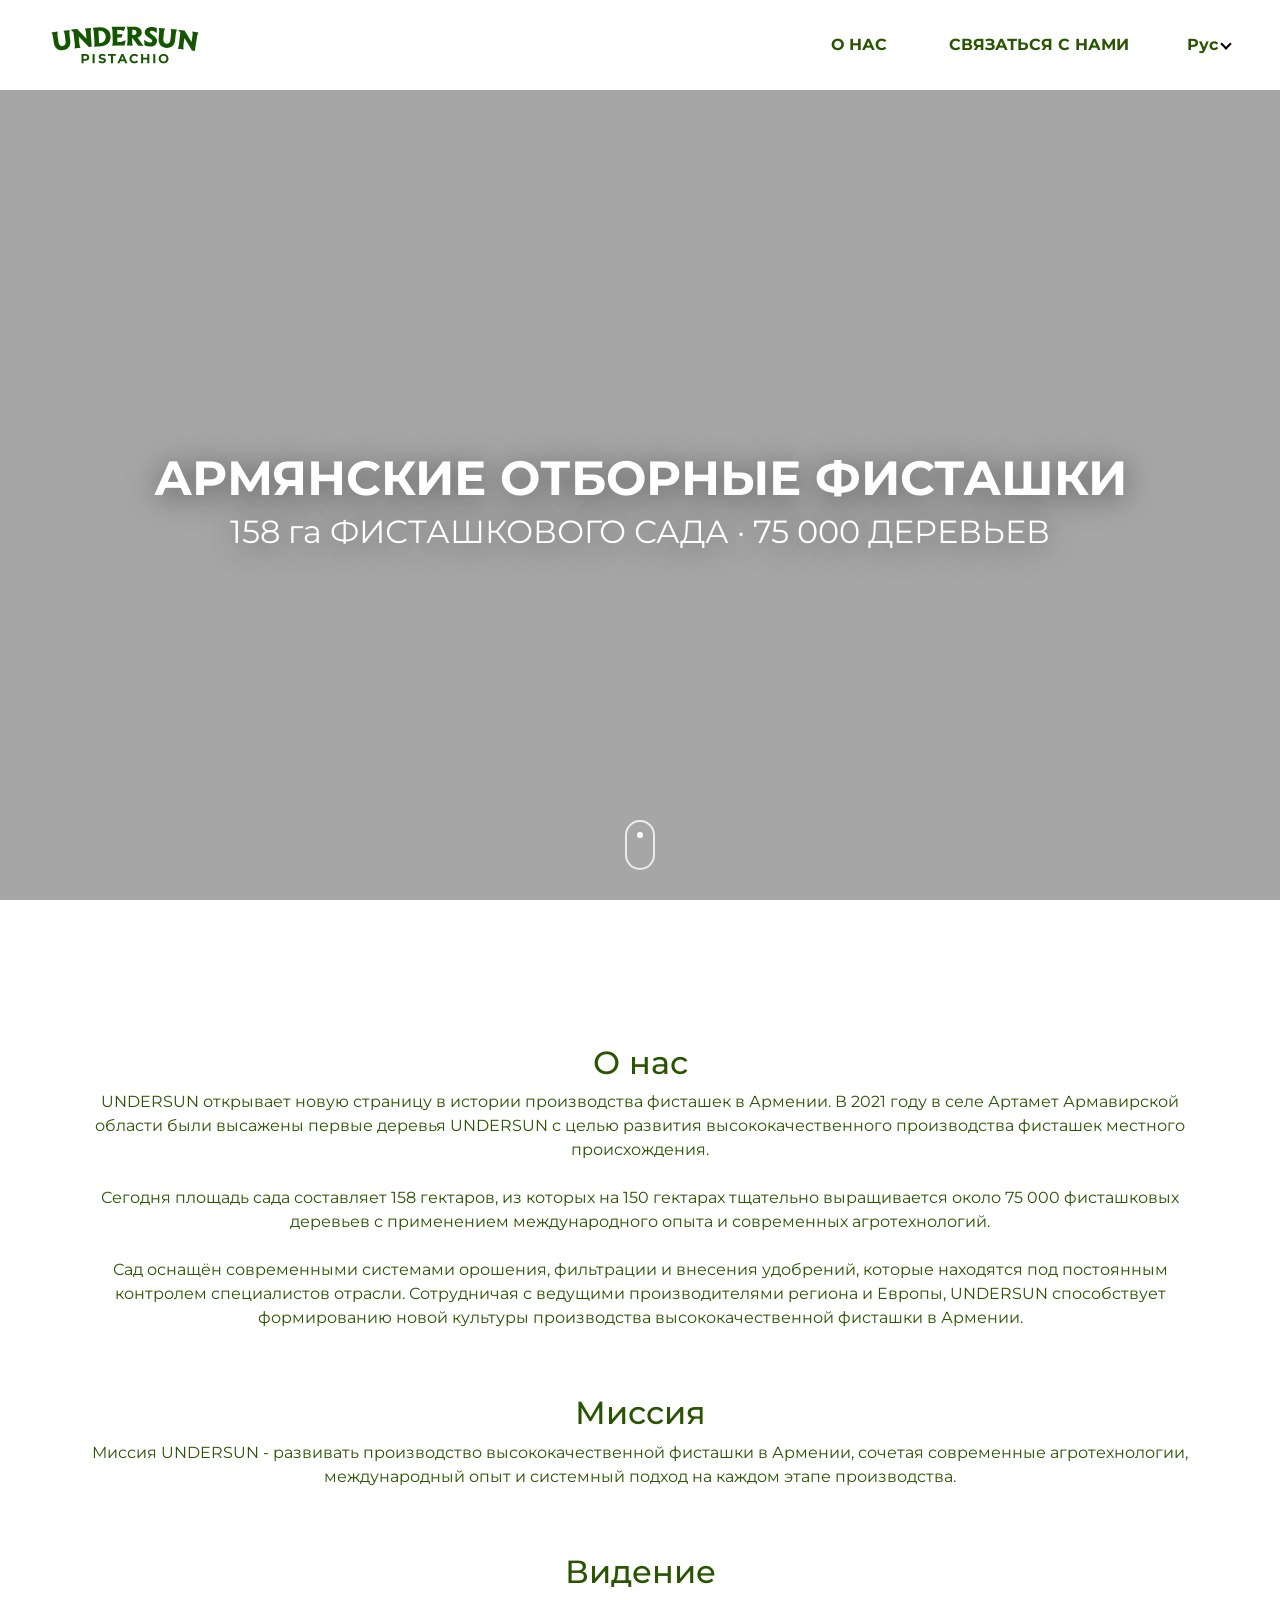
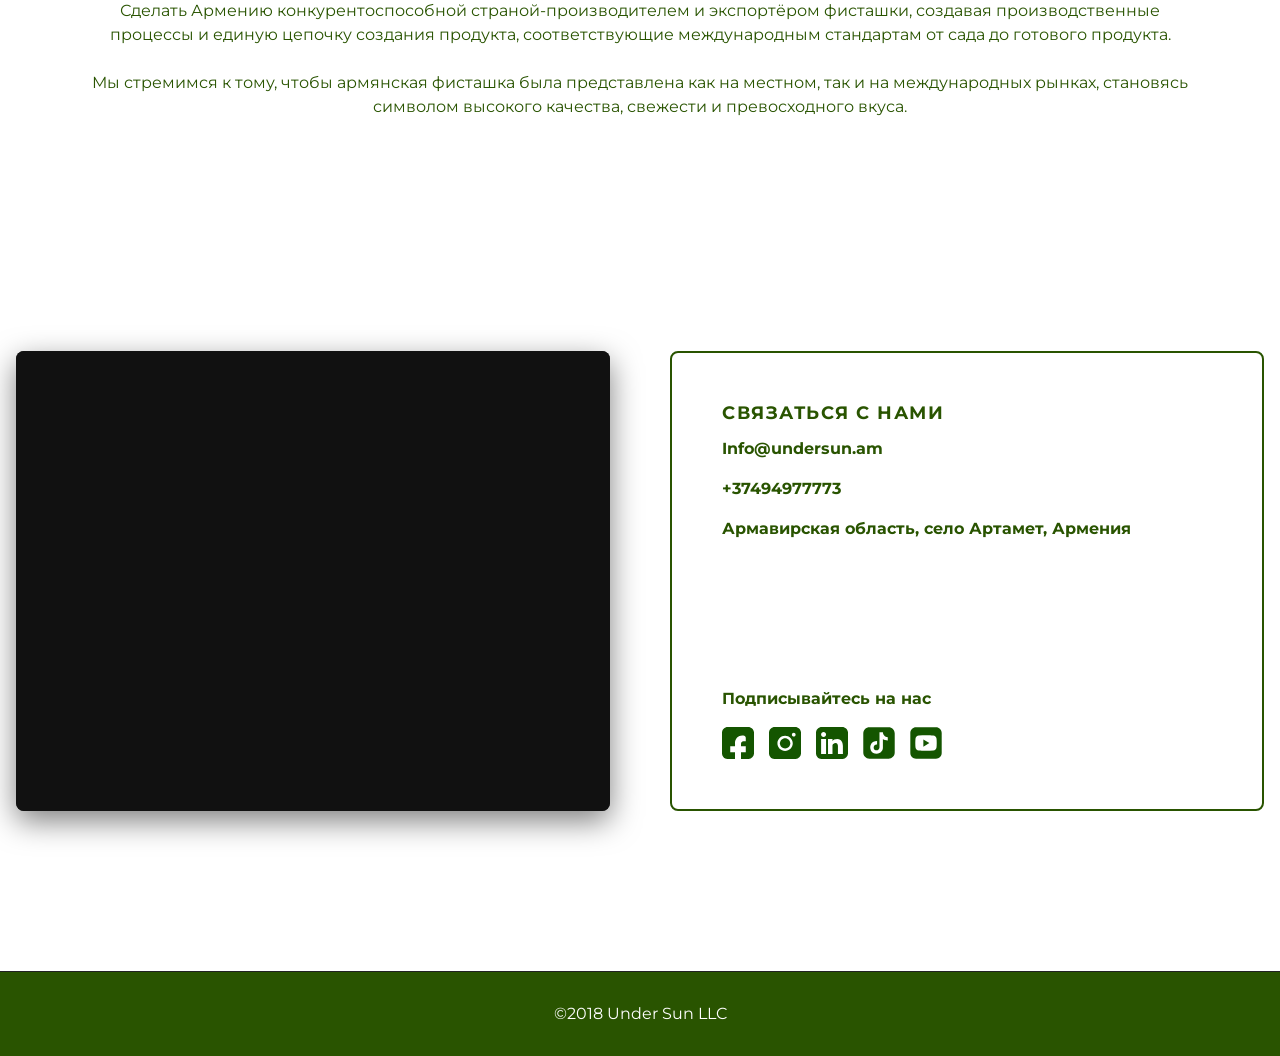
<file: ru/index .html>
<!doctype html>
<html lang="ru">
    <head>
        <meta charset="UTF-8" />
        <meta name="viewport" content="width=device-width, initial-scale=1.0" />
        <meta name="referrer" content="strict-origin-when-cross-origin" />
        <meta name="description" content="UNDERSUN — армянский отборный бренд фисташек: выращивание, переработка и упаковка фисташек в скорлупе, ядер и фисташковой пасты для розницы и опта.">
        <title>UNDERSUN — Армянские премиальные фисташки</title>

        <!-- Open Graph / Facebook, LinkedIn, WhatsApp, Viber preview -->
        <meta property="og:title" content="UNDERSUN — Армянские премиальные фисташки" />
        <meta property="og:type" content="website" />
        <meta property="og:url" content="https://undersunpistachio.com/" />
        <meta property="og:image" content="https://undersunpistachio.com/images/og-image.jpg" />
        <meta property="og:image:width" content="1200" />
        <meta property="og:image:height" content="630" />
        <meta property="og:description" content="UNDERSUN — армянский отборный бренд фисташек: выращивание, переработка и упаковка фисташек в скорлупе, ядер и фисташковой пасты для розницы и опта." />
        <meta property="og:site_name" content="UNDERSUN" />
		<meta property="og:locale" content="ru_RU" />
		<meta property="og:locale:alternate" content="en_US" />
		<meta property="og:locale:alternate" content="hy_AM" />
		
		
		<!-- SEO: tells Google this page has hy/ru versions -->
		<link rel="alternate" hreflang="en" href="https://undersunpistachio.com/" />
		<link rel="alternate" hreflang="hy" href="https://undersunpistachio.com/hy/" />
		<link rel="alternate" hreflang="ru" href="https://undersunpistachio.com/ru/" />
		<link rel="alternate" hreflang="x-default" href="https://undersunpistachio.com/" />
		
		<!-- SEO: tells Google this exact URL is the "real" one for this content -->
		<link rel="canonical" href="https://undersunpistachio.com/ru/" />

        <!-- Twitter/X card -->
        <meta name="twitter:card" content="summary_large_image" />
        <meta name="twitter:title" content="UNDERSUN — Армянские премиальные фисташки" />
        <meta name="twitter:description" content="UNDERSUN — армянский отборный бренд фисташек: выращивание, переработка и упаковка фисташек в скорлупе, ядер и фисташковой пасты для розницы и опта." />
        <meta name="twitter:image" content="https://undersunpistachio.com/images/og-image.jpg" />
        <link href="https://cdn.jsdelivr.net/npm/bootstrap@5.3.3/dist/css/bootstrap.min.css" rel="stylesheet" />
        <link rel="stylesheet" href="../styles/styles.css" />
        <link rel="stylesheet" href="../templatemo-noir-fashion.css" />
        <link rel="preconnect" href="https://fonts.googleapis.com" />
        <link rel="preconnect" href="https://fonts.gstatic.com" crossorigin />
        <link href="https://fonts.googleapis.com/css2?family=Montserrat:ital,wght@0,100..900;1,100..900&family=Roboto+Flex:opsz,wght,XOPQ,XTRA,YOPQ,YTDE,YTFI,YTLC,YTUC@8..144,100..1000,96,468,79,-203,738,514,712&family=Rubik:ital,wght@0,300..900;1,300..900&display=swap" rel="stylesheet"/>
    </head>
    <body>
        <nav id="navbar">
            <div class="nav-container">
                <a href="#home" class="logo-link" aria-label="UNDERSUN — Home">
                    <svg width="150" height="50" xmlns="http://www.w3.org/2000/svg" version="1.1" viewBox="0 0 1020 269.43">
                        <title>UNDERSUN — Home</title>
						<defs>
                            <style>
                                .st0 { fill: #295400; }
                            </style>
                        </defs>
                        <g>
                            <path class="st0" d="M457.69,83.77c.16,10.48.33,20.97.49,31.45,6.76-.42,13.53-.82,20.29-1.2,12.72-1.79,24.28-5.82,36.31-11.94-2.62,12.18-5.2,24.36-7.76,36.55-28.26.03-56.52.45-84.77,1.27,3.19-8.8,4.46-17.55,4.41-26.91-.68-24.99-1.36-49.98-2.03-74.97-.45-9.34-2.11-18.02-6.07-26.7,31.42-.9,62.84-1.35,94.27-1.32-3.59,9.9-7.15,19.81-10.67,29.73-3.39-1.12-6.77-2.23-10.17-3.34-11.51-2.45-23.01-3.42-35.18-3.16.16,9.49.32,18.98.48,28.47,12.12-.2,24.25-.32,36.37-.38-2.36,7.36-4.69,14.72-7.02,22.08-9.65.08-19.3.2-28.95.37Z"/>
                            <path class="st0" d="M283.99,146.98c-6.69.52-13.37,1.06-20.06,1.63-22.42-23.98-45.34-47.72-68.76-71.2,1.52,16.18,3.03,32.36,4.55,48.54.93,9.86,3.64,18.85,8,27.68-13.62,1.35-27.24,2.8-40.85,4.33,2.48-8.92,3-17.62,2.21-26.93-3.1-27.36-6.21-54.72-9.31-82.08-5.67-6.89-11.98-11.8-19.72-17.34,14.59-1.73,29.19-3.36,43.79-4.89,21.82,21.54,43.23,43.31,64.21,65.28-1.18-14.91-2.36-29.82-3.53-44.72-.72-9.06-3.24-17.38-7.45-25.55,14.19-1.22,28.38-2.35,42.58-3.38-2.96,9.43-4.03,18.54-3.29,28.27,2.54,33.45,5.08,66.9,7.62,100.35Z"/>
                            <path class="st0" d="M984.96,175.57c-6.65-1.03-13.29-2.03-19.94-3.01-16.42-28.46-33.36-56.78-50.84-84.97-2.17,15.79-4.34,31.58-6.51,47.37-1.39,10.12-.96,19.81,1.41,29.69-13.59-1.78-27.19-3.46-40.8-5.06,4.41-8.05,6.83-16.24,8.23-25.27,3.22-27.51,6.44-55.02,9.66-82.53-4.06-8.06-9.27-14.8-15.51-21.42,14.68,1.66,29.36,3.43,44.02,5.29,16.37,25.94,32.29,52.01,47.76,78.19,2.23-14.7,4.46-29.4,6.68-44.1,1.37-9.05.84-17.83-1.42-26.86,14.11,2.04,28.21,4.17,42.3,6.4-4.87,8.39-8.1,16.82-9.58,26.35-5.15,33.3-10.3,66.61-15.46,99.91Z"/>
                            <path class="st0" d="M820.97,25.35c14.3,1.41,28.6,2.91,42.88,4.51-4.52,8.58-7.33,17.21-8.35,26.72-1.7,15.83-3.41,31.67-5.11,47.5-.92,8.59-3.32,16.39-7.19,23.97-7.14,13.98-20.21,23.32-35.91,25.52-11.92,1.66-23.94.56-35.34-3.29-14.61-4.95-25.57-16.13-30.2-30.66-2.65-8.34-3.46-16.56-3.01-25.39,1.25-16.33,2.5-32.65,3.76-48.98.71-9.24-.39-18.01-3.32-26.89,14.33,1.04,28.65,2.17,42.96,3.4-4.38,8.86-6.92,17.7-7.7,27.41-1.31,16.32-2.63,32.65-3.94,48.97-.33,14.13,7.04,26.41,21.77,27.67,14.67,1.27,24.12-9.29,26.13-23.27,1.73-16.75,3.46-33.5,5.2-50.25.95-9.21.06-17.98-2.63-26.95Z"/>
                            <path class="st0" d="M695.62,144.41c-18.44,2.94-36.77.02-53.35-8.67-.55-12.61-1.11-25.23-1.69-37.84,10.25,11.53,23.26,18.86,38.34,20.35,4.88.15,9.72-.37,13.41-3.6,4.02-3.51,3.89-9.79.4-13.91-2.8-3.31-6.2-5.94-9.77-8.58-7.82-5.78-15.68-11.54-23.58-17.26-3.79-2.74-6.97-5.94-9.87-9.48-4.1-5.01-5.54-10.88-5.37-17.23.3-11.55,5.97-21.66,16.25-27.77,19.34-11.51,46.48-8.48,66.93.65-.96,11.2-1.93,22.4-2.89,33.59-5.79-5.53-11.69-10-18.83-13.23-3.44-1.53-6.88-2.68-10.53-3.29-2.33-.39-4.72-.46-7.07-.16-2.38.3-4.67.95-6.51,2.48-4.1,3.41-4.07,9.98-.04,13.28,3.16,2.58,6.32,5.17,9.46,7.76,7.4,5.64,14.77,11.31,22.1,17.01,12.25,9.52,16.75,22.81,14.12,35.71-2.63,12.86-11.92,23.55-24.27,28.14-2.29.85-4.7,1.53-7.22,2.07Z"/>
                            <path class="st0" d="M91.39,37.72c14.24-1.89,28.49-3.68,42.76-5.37-2.39,9.32-3.2,18.3-2.05,27.66,1.96,16.04,3.92,32.08,5.89,48.13,1.08,8.81.39,17.19-1.88,25.64-3.98,14.76-14.53,26.38-28.94,31.93-11.24,4.33-23.24,5.98-35.23,4.81-14.99-1.47-27.95-9.5-35.83-22.12-4.81-7.72-7.62-15.86-9.26-24.89-2.49-16.18-4.99-32.37-7.48-48.55-1.42-9.26-4.61-17.6-9.35-25.42,14.21-2.25,28.43-4.41,42.66-6.46-2.14,9.23-2.75,18.4-1.32,27.98,2.43,16.2,4.85,32.39,7.28,48.59,2.75,13.98,12.69,24.57,27.53,22.46,14.87-2.11,21.56-14.8,20.24-29.03-2.1-16.56-4.19-33.12-6.29-49.68-1.42-9.08-3.88-17.25-8.72-25.65Z"/>
                            <path class="st0" d="M595.35,83.21c6.77-1.83,12.76-3.96,17.71-8.39,7.54-6.75,11.19-16.5,10.98-26.49-.78-26.92-28.66-37.3-54.12-37.76-15.8-.3-31.6-.49-47.41-.56,3.58,8.59,4.98,17,5.19,26.17-.14,25.33-.27,50.66-.41,75.99-.26,9.31-1.82,17.88-5.29,26.49,13.79.05,27.58.2,41.37.43-3.46-9.55-4.93-19.19-4.74-29.31.15-7.97.29-15.94.44-23.91.11-.04,30.87,40.61,40.32,54.06,12.11.34,24.22.75,36.33,1.23-13.2-19.41-26.65-38.73-40.37-57.96ZM574.97,66.11c-5.24,1.24-10.36,1.21-15.49,1.01.19-11.86.38-23.72.56-35.57,5.51-.06,10.79.2,15.89,1.72,8,2.39,13.05,8.84,12.91,16.56-.15,7.91-5.45,14.3-13.87,16.29Z"/>
                            <path class="st0" d="M379.62,135c-9.43,4.64-19.07,7.2-29.46,7.76-16.96.91-33.9,1.97-50.85,3.16,2.84-8.82,3.74-17.48,3.36-26.79-1.7-25.28-3.41-50.57-5.11-75.85-.92-9.09-2.85-17.35-7.11-25.71,16.52-1.09,33.05-2.06,49.59-2.89,12.16-.62,23.87,1.32,34.95,5.55,16.7,6.38,28.93,19.18,33.78,35.85,3.91,13.42,4.28,27.76,1.03,41.34-3.98,16.63-14.71,29.96-30.18,37.58ZM376.52,63.76c-4.06-13.94-15.79-23.74-30.59-25.99-5.43-.83-10.67-.62-16.35-.15,1.59,27.86,3.19,55.73,4.78,83.59,5.67-.19,10.86-.54,16.1-1.99,25.01-6.89,32.82-32.19,26.06-55.46Z"/>
                        </g>
                        <g>
                            <path class="st0" d="M254.23,198.9c-3.93-1.74-8.69-2.63-14.13-2.63h-25.87v62.3h13.7v-17.22h12.16c5.45,0,10.21-.91,14.14-2.72,3.99-1.83,7.12-4.46,9.29-7.81,2.18-3.36,3.28-7.4,3.28-12.01s-1.1-8.74-3.28-12.13c-2.18-3.39-5.31-6-9.31-7.78ZM227.94,229.36v-21.08h11.65c4.55,0,7.98.95,10.2,2.81,2.18,1.83,3.24,4.36,3.24,7.73s-1.06,5.91-3.24,7.74c-2.22,1.86-5.65,2.81-10.2,2.81h-11.65Z"/>
                            <rect class="st0" x="289.77" y="196.28" width="13.7" height="62.3" />
                            <path class="st0" d="M372.59,226.67c-2.18-1.26-4.6-2.31-7.18-3.1-2.49-.77-5.08-1.45-7.69-2.03-2.53-.56-4.81-1.15-6.86-1.77-1.88-.56-3.41-1.35-4.55-2.34-.99-.85-1.47-1.97-1.47-3.4,0-1.21.35-2.28,1.08-3.28.72-1.01,1.94-1.84,3.62-2.48,1.78-.68,4.12-1.03,6.95-1.03,2.48,0,5.11.38,7.84,1.11,2.72.73,5.39,1.88,7.94,3.4l1.31.78,4.48-11.03-.9-.59c-2.72-1.77-5.95-3.15-9.6-4.09-3.62-.93-7.31-1.41-10.98-1.41-5.63,0-10.36.86-14.06,2.55-3.77,1.71-6.62,4.06-8.49,6.96-1.86,2.9-2.81,6.14-2.81,9.62s.71,6.29,2.12,8.54c1.38,2.22,3.24,4.01,5.52,5.34,2.18,1.26,4.61,2.32,7.21,3.14,2.53.8,5.12,1.48,7.71,2.03,2.48.53,4.76,1.13,6.79,1.76,1.9.6,3.45,1.4,4.62,2.4,1.01.85,1.5,1.96,1.5,3.39,0,1.19-.36,2.22-1.09,3.16-.74.96-1.98,1.75-3.66,2.34-1.78.63-4.19.95-7.15.95-3.53,0-7.03-.61-10.39-1.8-3.37-1.2-6.23-2.71-8.5-4.49l-1.32-1.04-4.93,11.06.77.63c2.67,2.2,6.25,4.01,10.63,5.4,4.35,1.37,8.97,2.06,13.74,2.06,5.62,0,10.36-.85,14.1-2.54,3.8-1.72,6.67-4.07,8.53-6.97,1.86-2.9,2.81-6.11,2.81-9.53s-.71-6.2-2.12-8.42c-1.38-2.19-3.24-3.97-5.52-5.3Z"/>
                            <polygon class="st0" points="394.58 208.27 414.36 208.27 414.36 258.58 428.06 258.58 428.06 208.27 447.84 208.27 447.84 196.28 394.58 196.28 394.58 208.27"/>
                            <path class="st0" d="M486.1,196.28l-28.04,62.3h14.23l5.93-13.81h28.12l5.91,13.81h14.57l-28.13-62.3h-12.6ZM483.08,233.45l9.23-21.49,9.19,21.49h-18.42Z"/>
                            <path class="st0" d="M559.87,213.27c1.77-1.74,3.89-3.11,6.3-4.06,2.42-.96,5.14-1.45,8.09-1.45s5.59.55,8.09,1.63c2.5,1.1,4.82,2.76,6.91,4.95l.9.94,9.02-8.48-.8-.95c-2.91-3.44-6.52-6.07-10.73-7.83-4.18-1.73-8.85-2.61-13.89-2.61-4.74,0-9.17.79-13.18,2.35-4,1.56-7.57,3.82-10.58,6.72-3.01,2.9-5.38,6.31-7.03,10.15-1.66,3.85-2.5,8.15-2.5,12.79s.84,8.95,2.5,12.8c1.65,3.84,4,7.25,6.99,10.14,2.98,2.9,6.52,5.15,10.53,6.72,3.99,1.56,8.43,2.35,13.18,2.35,5.09,0,9.8-.89,13.98-2.66,4.21-1.78,7.81-4.43,10.72-7.87l.8-.95-9.03-8.49-.9.97c-2.08,2.24-4.4,3.93-6.9,5.02-2.5,1.09-5.22,1.64-8.09,1.64s-5.67-.49-8.09-1.45c-2.41-.95-4.53-2.31-6.3-4.06-1.77-1.74-3.18-3.84-4.19-6.23-1.01-2.38-1.52-5.05-1.52-7.93s.51-5.55,1.52-7.93c1.01-2.38,2.41-4.48,4.19-6.23Z"/>
                            <polygon class="st0" points="661.53 220.91 633.29 220.91 633.29 196.28 619.58 196.28 619.58 258.58 633.29 258.58 633.29 233 661.53 233 661.53 258.58 675.15 258.58 675.15 196.28 661.53 196.28 661.53 220.91"/>
                            <rect class="st0" x="702.29" y="196.28" width="13.7" height="62.3" />
                            <path class="st0" d="M796.29,204.44c-2.98-2.87-6.55-5.11-10.63-6.68-4.06-1.55-8.53-2.34-13.26-2.34s-9.29.81-13.35,2.39c-4.05,1.58-7.63,3.84-10.66,6.7-3.02,2.87-5.38,6.29-7.04,10.16-1.65,3.87-2.49,8.16-2.49,12.75s.84,8.79,2.5,12.67c1.65,3.86,4.01,7.29,7.03,10.19,3.01,2.89,6.61,5.17,10.71,6.76,4.08,1.59,8.56,2.39,13.3,2.39s9.21-.79,13.26-2.35c4.07-1.56,7.65-3.82,10.63-6.72,2.98-2.89,5.33-6.32,6.98-10.19,1.65-3.87,2.5-8.16,2.5-12.75s-.84-8.89-2.49-12.79c-1.65-3.89-4-7.32-6.99-10.19ZM790.5,235.37c-.99,2.38-2.36,4.48-4.1,6.22-1.75,1.74-3.82,3.11-6.17,4.06-2.37.96-5,1.44-7.83,1.44s-5.5-.49-7.92-1.45c-2.4-.94-4.5-2.32-6.24-4.09-1.75-1.77-3.15-3.89-4.16-6.29-1.01-2.37-1.52-5.01-1.52-7.84s.51-5.54,1.52-7.88c1.01-2.37,2.41-4.47,4.16-6.24,1.74-1.77,3.83-3.14,6.24-4.09,2.42-.96,5.08-1.45,7.92-1.45s5.46.49,7.83,1.44c2.36.96,4.45,2.32,6.22,4.06,1.76,1.74,3.14,3.83,4.09,6.2.96,2.39,1.44,5.07,1.44,7.95s-.5,5.56-1.48,7.95Z"/>
                        </g>
                    </svg>
                </a>
                <ul class="nav-links mb-0">
                    <li><a href="#about-us" class="nav-link" id="about">О нас</a></li>
                    <li><a href="#contact-us" class="nav-link" id="contact">Связаться с нами</a></li>
                    <li>
                        <!-- DESKTOP LANGUAGE -->
                        <div class="dropdown d-none d-md-block">
                            <button class="btn dropdown-toggle currentLang" type="button" data-bs-toggle="dropdown">Рус</button>

                            <ul class="dropdown-menu dropdown-menu-end">
								<li><a class="dropdown-item" href="/">Eng</a></li>
								<li><a class="dropdown-item" href="/hy/">Հայ</a></li>
								<li><a class="dropdown-item" href="/ru/">Рус</a></li>
							</ul>
                        </div>
                    </li>
                </ul>
                <div class="menu-toggle" id="menuToggle">
                    <span></span>
                    <span></span>
                    <span></span>
                </div>
            </div>
        </nav>
        <div class="mobile-nav" id="mobileNav">
            <ul class="mobile-nav-links">
                <li><a href="#about-us" id="about2">О нас</a></li>
                <li><a href="#contact-us" id="contact2">Связаться с нами</a></li>
				<li>
					<!-- MOBILE LANGUAGE -->
					<div class="dropdown d-block d-md-none">
						<button class="btn dropdown-toggle currentLang" type="button" data-bs-toggle="dropdown">Рус</button>

						<ul class="dropdown-menu dropdown-menu-end">
							<li><a class="dropdown-item text-capitalize fs-5" href="/">Eng</a></li>
							<li><a class="dropdown-item text-capitalize fs-5" href="/hy/">Հայ</a></li>
							<li><a class="dropdown-item text-capitalize fs-5" href="/ru/">Рус</a></li>
						</ul>
					</div>
				</li>
            </ul>
        </div>

        <section class="hero text-center" id="home">
            <video class="hero-bg-video" autoplay muted loop playsinline>
                <source src="../video/fields.mp4" type="video/mp4" />
            </video>
            <div class="hero-video-overlay"></div>

				<h1 class="hero-video-title display-5" id="title">
					АРМЯНСКИЕ ОТБОРНЫЕ ФИСТАШКИ
				</h1>
				<p class="hero-video-text fs-2" id="subtitle">158 га ФИСТАШКОВОГО САДА · 75 000 ДЕРЕВЬЕВ</p>
	
            <div class="scroll-indicator">
                <span></span>
            </div>
        </section>

        <section class="my-5 py-5" id="about-us">
            <div class="hero-bg"></div>
            <div class="container text-center">
				<br/><br/>
                <h2 id="about3">О нас</h2>
                <p id="aboutUsText">
                    UNDERSUN открывает новую страницу в истории производства фисташек в Армении. В 2021 году в селе Артамет Армавирской области были высажены первые деревья UNDERSUN с целью развития высококачественного производства фисташек местного происхождения.<br><br>Сегодня площадь сада составляет 158 гектаров, из которых на 150 гектарах тщательно выращивается около 75 000 фисташковых деревьев с применением международного опыта и современных агротехнологий.<br><br>Сад оснащён современными системами орошения, фильтрации и внесения удобрений, которые находятся под постоянным контролем специалистов отрасли. Сотрудничая с ведущими производителями региона и Европы, UNDERSUN способствует формированию новой культуры производства высококачественной фисташки в Армении.
                </p>
				
				<br/><br/>

                <h2 id="mission">Миссия</h2>
                <p id="missionText">
                    Миссия UNDERSUN - развивать производство высококачественной фисташки в Армении, сочетая современные агротехнологии, международный опыт и системный подход на каждом этапе производства.
                </p>
				
				<br/><br/>

                <h2 id="vision">Видение</h2>
                <p id="visionText">
                    Сделать Армению конкурентоспособной страной-производителем и экспортёром фисташки, создавая производственные процессы и единую цепочку создания продукта, соответствующие международным стандартам от сада до готового продукта.<br><br>Мы стремимся к тому, чтобы армянская фисташка была представлена как на местном, так и на международных рынках, становясь символом высокого качества, свежести и превосходного вкуса.
                </p>
            </div>
        </section>

        <section class="contact" id="contact-us">
            <div class="contact-container">
                <div class="contact-content">
                    <div class="map-section">
                        <div class="map-container">
                            <iframe src="https://www.google.com/maps?q=UnderSun%20Pistachio%20Garden%2C%20Armenia&ll=40.1192419,43.8843843&z=16&t=k&output=embed" width="100%" height="450" style="border: 0" allowfullscreen="" loading="lazy" referrerpolicy="no-referrer-when-downgrade" title="Armenian Premium Pistachio Orchard"></iframe>
                        </div>
                    </div>

                    <div class="contact-info">
                        <div class="info-item fw-bold">
                            <div class="info-content">
                                <h3 class="section-title" id="contact3">Связаться с нами</h3>
                                <p><a href="mailto:Info@undersun.am">Info@undersun.am</a></p>
                                <p><a href="tel:+37494977773">+37494977773</a></p>
                                <p id="address">Армавирская область, село Артамет, Армения</p>
                            </div>
							<div>
								<p id="followUs">Подписывайтесь на нас</p>
								<div class="social-links">
									<div class="social-links">
										<a href="https://www.facebook.com/people/Undersun-Pistachio/61593720248796/?mibextid=wwXIfr&rdid=k5s00enfVyOP8Moc&share_url=https%3A%2F%2Fwww.facebook.com%2Fshare%2F1975KTKBG8%2F%3Fmibextid%3DwwXIfr" target="_blank" rel="noopener noreferrer" aria-label="UnderSun on Facebook">
											<svg width="32" height="32" xmlns="http://www.w3.org/2000/svg" version="1.1" viewBox="0 0 12.85 12.85">
												<title>Facebook</title>
												<defs>
													<style>
														.st0 {
															fill: #145500;
															fill-rule: evenodd;
														}
													</style>
												</defs>
												<path class="st0" d="M10.51,0H2.34C1.05,0,0,1.05,0,2.34v8.18c0,1.29,1.05,2.34,2.34,2.34h2.89v-2.77h-1.92v-2.4h1.92v-1.44c0-1.59,1.29-2.88,2.88-2.88h.48c.53,0,.96.43.96.96v1.44h-.96c-.53,0-.96.43-.96.96v.96h1.92v2.4h-1.92v2.77h2.89c1.29,0,2.34-1.05,2.34-2.34V2.34c0-1.29-1.05-2.34-2.34-2.34Z"/>
											</svg>
										</a>
										<a href="https://www.instagram.com/undersun_pistachio?igsi=MXg4cXczdnF2OWw5ZA%3D%3D&utm_source=qr" target="_blank" rel="noopener noreferrer" aria-label="UNDERSUN on Instagram">
											<svg xmlns="http://www.w3.org/2000/svg" width="32" height="32" version="1.1" viewBox="0 0 12.85 12.85">
												<title>Instagram</title>
												<defs>
													<style>
														.st0 {
															fill: #145500;
															fill-rule: evenodd;
														}
													</style>
												</defs>
												<path class="st0" d="M6.46,4.47c-1.15,0-2.08.93-2.08,2.08s.93,2.08,2.08,2.08,2.08-.93,2.08-2.08-.93-2.08-2.08-2.08Z"/>
												<path class="st0" d="M10.51,0H2.34C1.05,0,0,1.05,0,2.34v8.18c0,1.29,1.05,2.34,2.34,2.34h8.18c1.29,0,2.34-1.05,2.34-2.34V2.34c0-1.29-1.05-2.34-2.34-2.34ZM6.46,9.63c-1.7,0-3.08-1.38-3.08-3.08s1.38-3.08,3.08-3.08,3.08,1.38,3.08,3.08-1.38,3.08-3.08,3.08ZM9.94,3.83c-.41,0-.75-.34-.75-.75s.34-.75.75-.75.75.34.75.75-.34.75-.75.75Z"/>
											</svg>
										</a>
										<a href="https://www.linkedin.com/company/undersun-pistachio/about/?viewAsMember=true" target="_blank" rel="noopener noreferrer" aria-label="UNDERSUN on LinkedIn">
											<svg xmlns="http://www.w3.org/2000/svg" width="32" height="32" version="1.1" viewBox="0 0 12.85 12.85">
												<title>LinkedIn</title>
												<defs>
													<style>
														.st0 {
															fill: #145500;
															fill-rule: evenodd;
														}
													</style>
												</defs>
												<path class="st0" d="M2.34,0C1.05,0,0,1.05,0,2.34v8.18c0,1.29,1.05,2.34,2.34,2.34h8.18c1.29,0,2.34-1.05,2.34-2.34V2.34c0-1.29-1.05-2.34-2.34-2.34H2.34ZM3.04,4.04c.55,0,1-.45,1-1,0-.55-.45-1-1-1h0c-.55,0-1,.45-1,1,0,.55.45,1,1,1ZM4.04,10.81v-5.97h-1.99v5.97h1.99,0ZM6.62,4.83h-1.79v5.97h1.79v-3.6c.23-.37.63-.78,1.19-.78.8,0,1,.8,1,1.2v3.19h1.99v-3.19c0-1.07-.47-2.79-2.19-2.79-1.1,0-1.71.4-1.99.78v-.78h0Z"/>
											</svg>
										</a>
										<a href="https://www.tiktok.com/@undersun.pistachio?_r=1&_t=ZS-99MzlroVgVL" target="_blank" rel="noopener noreferrer" aria-label="UNDERSUN on TikTok">
											<svg xmlns="http://www.w3.org/2000/svg" width="32" height="32" version="1.1" viewBox="0 0 12.85 12.85">
												<title>TikTok</title>
												<defs>
													<style>
														.st0 {
															fill: #145500;
														}

														.st0, .st1 {
															fill-rule: evenodd;
														}
													</style>
												</defs>
												<path class="st1" d="M239,565c-2.21,0-4,1.79-4,4v14c0,2.21,1.79,4,4,4h14c2.21,0,4-1.79,4-4v-14c0-2.21-1.79-4-4-4h-14ZM246.34,568.5h2.39c0,1.6,1.35,3.41,3.41,3.41v2.39c-1.42-.1-2.63-.33-3.41-1.02v6.14c0,1.7-1.35,4.09-4.43,4.09-3.77,0-4.43-3.41-4.43-4.43s.6-4.43,4.77-4.43v2.39c-1.09-.23-2.39.68-2.39,2.05,0,1.71,1.02,2.05,2.05,2.05s2.05-1.02,2.05-2.05v-10.57h0Z"/>
												<path class="st0" d="M2.57.11C1.21.11.11,1.21.11,2.57v7.71c0,1.36,1.1,2.46,2.46,2.46h7.71c1.36,0,2.46-1.1,2.46-2.46V2.57C12.74,1.21,11.64.11,10.28.11H2.57ZM6.62,2.12h1.37c0,.92.78,1.96,1.96,1.96v1.37c-.81-.06-1.51-.19-1.96-.59v3.52c0,.98-.77,2.35-2.54,2.35-2.16,0-2.54-1.96-2.54-2.54s.34-2.54,2.74-2.54v1.37c-.63-.13-1.37.39-1.37,1.17,0,.98.59,1.17,1.17,1.17s1.17-.59,1.17-1.17V2.12h0Z"/>
											</svg>
										</a>
										<a href="https://youtube.com/@undersunpistachio?si=CxkNMl_jxcHvbaHN" target="_blank" rel="noopener noreferrer" aria-label="UNDERSUN on YouTube">
											<svg xmlns="http://www.w3.org/2000/svg" width="32" height="32" version="1.1" viewBox="0 0 12.85 12.85">
												<title>YouTube</title>
												<defs>
													<style>
														.st0 {
															fill: #145500;
														}

														.st0, .st1 {
															fill-rule: evenodd;
														}
													</style>
												</defs>
												<path class="st1" d="M239,565c-2.21,0-4,1.79-4,4v14c0,2.21,1.79,4,4,4h14c2.21,0,4-1.79,4-4v-14c0-2.21-1.79-4-4-4h-14ZM246.34,568.5h2.39c0,1.6,1.35,3.41,3.41,3.41v2.39c-1.42-.1-2.63-.33-3.41-1.02v6.14c0,1.7-1.35,4.09-4.43,4.09-3.77,0-4.43-3.41-4.43-4.43s.6-4.43,4.77-4.43v2.39c-1.09-.23-2.39.68-2.39,2.05,0,1.71,1.02,2.05,2.05,2.05s2.05-1.02,2.05-2.05v-10.57h0v-.02Z"/>
												<path class="st0" d="M2.42.13C1.15.13.13,1.15.13,2.42v8.02c0,1.26,1.03,2.29,2.29,2.29h8.02c1.26,0,2.29-1.03,2.29-2.29V2.42c0-1.26-1.03-2.29-2.29-2.29H2.42ZM2.13,6.43c0-.61.03-1.19.07-1.68.05-.72.63-1.3,1.35-1.35.96-.06,1.92-.09,2.88-.09,1.23,0,2.18.04,2.88.09.72.05,1.3.63,1.35,1.35.04.49.07,1.07.07,1.68s-.03,1.24-.07,1.73c-.06.71-.6,1.25-1.3,1.3-.97.06-1.95.09-2.93.09-1.25,0-2.23-.04-2.93-.09-.7-.05-1.24-.59-1.3-1.3-.05-.58-.07-1.16-.07-1.73ZM5.36,4.97l2.43,1.46-2.43,1.46v-2.92h0Z"/>
											</svg>
										</a>
									</div>
								</div>
							</div>
                        </div>
                    </div>
                </div>
            </div>
        </section>

        <footer>
            <div class="container">
                <div class="text-center text-white">©2018 Under Sun LLC</div>
            </div>
        </footer>

        <!-- Bootstrap JS -->
        <script src="https://cdn.jsdelivr.net/npm/bootstrap@5.3.3/dist/js/bootstrap.bundle.min.js"></script>

        <!-- LANGUAGE SCRIPT -->
        <script src="../js/index.js"></script>
    </body>
</html>
</file>
<file: styles/styles.css>
/* NAVBAR */

.scrolled .dropdown-toggle::after {
	border: solid var(--white);
	border-width: 0 2px 2px 0;
}

.dropdown-toggle::after {
    position: absolute;
    top: 13px;
    padding: 3px;
    -webkit-transform: rotate(45deg);
    -moz-transform: rotate(45deg);
    -ms-transform: rotate(45deg);
    -o-transform: rotate(45deg);
    transform: rotate(45deg);
    vertical-align: 2px;
    border: solid #000000;
    border-width: 0 2px 2px 0;
}

.dropdown-toggle.currentLang.show::after {
	top: 16px;
	-webkit-transform: rotate(225deg);
    -moz-transform: rotate(225deg);
    -ms-transform: rotate(225deg);
    -o-transform: rotate(225deg);
    transform: rotate(225deg);
}

.menu-btn {
	background: #dca41d;
	color: black;
	padding: 8px 20px;
	border-radius: 30px;
	text-decoration: none;
	font-weight: bold;
	transition: 0.3s;
	white-space: nowrap;
}

.menu-btn.active,
.menu-btn:hover {
	background: white;
	color: black;
}

/* LANGUAGE */

.mobile-nav-links .dropdown-toggle,
.scrolled .dropdown-toggle {
	color: white !important;
}
.dropdown-toggle {
	background: none !important;
	border: none !important;
	color: var(--green) !important;
	font-weight: 700
}



.dropdown-menu {
	background: #222;
	border: 1px solid #555;
	min-width: 68px;
}

.dropdown-item {
	color: white;
	cursor: pointer;
	background: transparent;
}

.dropdown-item:hover {
	background: #333;
	color: #f5b31f;
}

@media (max-width: 768px) {
	.dropdown-toggle::after {
		border: solid var(--white);
		border-width: 0 2px 2px 0;
	}
}
</file>
<file: templatemo-noir-fashion.css>
* {
	margin: 0;
	padding: 0;
	box-sizing: border-box;
}

:root {
	--green: #295400;
	--white: #ffffff;
	--primary: #0a0a0a;
	--accent: #ff3366;
	--accent-hover: #ff1149;
	--text-light: #ffffff;
	--text-muted: #999;
	--bg-dark: #000;
	--bg-section: #0a0a0a;
}

html {
	scroll-behavior: smooth;
}

section {
	scroll-margin-top: 70px;
}

body {
	font-family: "Montserrat", sans-serif;
	color: var(--green);
	overflow-x: hidden;
}

/* Navigation */
nav {
	position: fixed;
	width: 100%;
	padding: 20px 50px;
	z-index: 1000;
	background: #fff;
	color: var(--green);
	backdrop-filter: blur(10px);
	animation: slideDown 0.8s ease;
	transition: all 0.3s ease;
}

nav.scrolled {
	padding: 15px 50px;
	color: #fff;
	background: var(--green);
	box-shadow: 0 5px 20px rgba(0, 0, 0, 0.5);
}

nav.scrolled .st0 {
	fill: #fff;
}


.nav-container {
	display: flex;
	justify-content: space-between;
	align-items: center;
	max-width: 1400px;
	margin: 0 auto;
	flex-wrap: wrap;
	gap: 20px;
}

.logo-link {
	display: flex;
	align-items: center;
	text-decoration: none;
	transition: transform 0.3s ease;
}

.logo-link:hover {
	transform: scale(1.05);
}


.nav-links {
	display: flex;
	gap: 30px;
	list-style: none;
	align-items: center;
}

.scrolled .nav-links a.nav-link.active {
	background: var(--white);
	color: var(--green);
	border-radius: 8px;
}

.nav-links a.nav-link {
    text-decoration: none;
    text-transform: uppercase;
	font-weight: 700;
    position: relative;
    transition: all 0.3s ease;
    padding: 8px 16px;
    opacity: 1;
	border-radius: 8px;
}

.nav-links a.nav-link::before {
	content: '';
	position: absolute;
	top: 0;
	left: 0;
	width: 100%;
	height: 100%;
	background: var(--green);
	opacity: 0;
	border-radius: 12px;
	transition: all 0.3s ease;
	z-index: -1;
}


.nav-links a:hover {
	color: white;
	opacity: 1;
}

.nav-links a:hover::before {
	opacity: 1;
}

.nav-links a.active {
	color: white;
	opacity: 1;
}

/* Medium screens - stack navigation */
@media (max-width: 1070px) and (min-width: 769px) {
	nav {
		padding: 15px 30px;
	}

	.nav-container {
		flex-direction: column;
		gap: 15px;
	}

	.nav-links {
		width: 100%;
		justify-content: center;
	}

	.nav-links a {
		font-size: 12px;
	}

	nav.scrolled {
		padding: 10px 30px;
	}

	.hero-image-wrapper {
		max-width: 400px;
	}

	.contact {
		padding-top: 120px;
	}

	section {
		scroll-margin-top: 100px;
	}
}

/* Mobile Menu */
.menu-toggle {
	display: none;
	flex-direction: column;
	cursor: pointer;
	z-index: 1001;
}

.menu-toggle span {
	width: 25px;
	height: 2px;
	background: var(--green);
	margin: 3px 0;
	transition: 0.3s;
}

.scrolled .menu-toggle span {
	background: var(--text-light);
}


.menu-toggle.active span:nth-child(1) {
	transform: rotate(45deg) translate(5px, 5px);
}

.menu-toggle.active span:nth-child(2) {
	opacity: 0;
}

.menu-toggle.active span:nth-child(3) {
	transform: rotate(-45deg) translate(7px, -6px);
}

.mobile-nav {
	display: none;
	position: fixed;
	top: 0;
	right: -100%;
	width: 100%;
	height: 100vh;
	background: var(--green);
	backdrop-filter: blur(20px);
	transition: right 0.3s ease;
	z-index: 999;
}

.mobile-nav.active {
	right: 0;
}

.mobile-nav-links {
	display: flex;
	flex-direction: column;
	align-items: center;
	justify-content: center;
	height: 100%;
	gap: 30px;
	list-style: none;
}

.mobile-nav-links a {
	color: var(--text-light);
	text-decoration: none;
	font-size: 24px;
	letter-spacing: 3px;
	text-transform: uppercase;
	transition: all 0.3s ease;
}

.mobile-nav-links a:hover {
	color: var(--accent);
	transform: translateX(10px);
}

/* Hero Section */
.hero {
	height: 100vh;
	position: relative;
	overflow: hidden;
}

.hero-bg {
	position: absolute;
	width: 100%;
	height: 100%;
	top: 0;
	left: 0;
}

.hero-image-wrapper {
	position: relative;
	width: 100%;
	max-width: 500px;
	height: 600px;
}

.indicator {
	width: 40px;
	height: 3px;
	background: rgba(255, 255, 255, 0.3);
	cursor: pointer;
	transition: all 0.3s ease;
	border-radius: 3px;
}

.indicator.active {
	background: var(--accent);
	width: 60px;
}

.carousel-overlay {
	position: absolute;
	top: 0;
	left: 0;
	width: 100%;
	height: 100%;
	background: linear-gradient(135deg, rgba(0, 0, 0, 0.2) 0%, transparent 50%, rgba(0, 0, 0, 0.3) 100%);
	pointer-events: none;
}

.scroll-indicator {
	position: absolute;
	bottom: 30px;
	left: 50%;
	transform: translateX(-50%);
	animation: bounce 2s ease infinite;
	z-index: 3;
}

.scroll-indicator span {
	display: block;
	width: 30px;
	height: 50px;
    border: 2px solid rgb(255 255 255 / 80%);
	border-radius: 25px;
	position: relative;
}

.scroll-indicator span::after {
	content: '';
	display: block;
	width: 6px;
	height: 6px;
	background: var(--white);
	border-radius: 50%;
	position: absolute;
	left: 50%;
	transform: translateX(-50%);
	top: 10px;
	animation: scrollDot 2s ease infinite;
}

@keyframes bounce {

	0%,
	100% {
		transform: translateX(-50%) translateY(0);
	}

	50% {
		transform: translateX(-50%) translateY(10px);
	}
}

@keyframes scrollDot {
	0% {
		top: 10px;
		opacity: 1;
	}

	50% {
		top: 30px;
		opacity: 0.5;
	}

	100% {
		top: 10px;
		opacity: 1;
	}
}

.section-title {
	font-size: 48px;
	letter-spacing: -2px;
	margin-bottom: 20px;
}

.section-subtitle {
	color: var(--text-muted);
	font-size: 18px;
	letter-spacing: 2px;
	text-transform: uppercase;
}

/* Contact Section */
.contact {
	padding: 120px 16px 100px;
}

.contact-container {
	max-width: 1400px;
	margin: 0 auto;
}

.contact-header {
	text-align: center;
	margin-bottom: 60px;
}

.contact-content {
	display: grid;
	grid-template-columns: 1fr 1fr;
	gap: 60px;
	margin-bottom: 60px;
}

.contact-info {
	padding: 50px;
	border-radius: 8px;
	border: 2px solid var(--green);
}

.social-links a {
	text-decoration: none;
}

.info-item {
    display: flex;
    flex-direction: column;
    height: 100%;
    justify-content: space-between;
}


.info-icon {
	width: 60px;
	height: 60px;
	background: linear-gradient(135deg, #295400, #418402);
	border-radius: 12px;
	display: flex;
	align-items: center;
	justify-content: center;
	font-size: 24px;
	flex-shrink: 0;
	box-shadow: 0 5px 15px rgba(255, 51, 102, 0.2);
}

.info-content h3 {
	font-size: 18px;
	margin-bottom: 12px;
	text-transform: uppercase;
	letter-spacing: 1.5px;
	font-weight: 700;
}

.info-content a {
	color: var(--green);
	text-decoration: none;
	transition: all 0.3s ease;
}

.info-content a:hover {
	color: var(--accent-hover);
	text-decoration: underline;
}

/* Map Section */
.map-section {
	position: relative;
	height: 460px;
	background: linear-gradient(135deg, #1a1a1a, #2a2a2a);
	overflow: hidden;
	border-radius: 8px;
	box-shadow: 0 10px 30px rgba(0, 0, 0, 0.5);
}

.map-container {
	width: 100%;
	height: 100%;
	position: relative;
	background: #111;
}

.map-container iframe {
	width: 100%;
	height: 100%;
	border: none;
	border-radius: 8px;
	filter: brightness(0.8) contrast(1.2) invert(1) hue-rotate(180deg) saturate(0.3);
}

/* Footer */
footer {
	background: var(--green);
	padding: 30px 16px;
	border-top: 1px solid #222;
}

.footer-brand h3 {
	font-size: 32px;
	margin-bottom: 20px;
	background: linear-gradient(135deg, #fff, var(--accent));
	-webkit-background-clip: text;
	-webkit-text-fill-color: transparent;
}

.footer-brand p {
	color: var(--text-muted);
	line-height: 1.8;
	margin-bottom: 30px;
}

.social-links {
	display: flex;
	gap: 15px;
}

.social-link {
	width: 40px;
	height: 40px;
	border: 1px solid var(--text-muted);
	border-radius: 50%;
	display: flex;
	align-items: center;
	justify-content: center;
	color: var(--text-muted);
	text-decoration: none;
	transition: all 0.3s ease;
}

.social-link:hover {
	background: var(--accent);
	border-color: var(--accent);
	color: white;
	transform: translateY(-3px);
}

.footer-column h4 {
	font-size: 14px;
	text-transform: uppercase;
	letter-spacing: 2px;
	margin-bottom: 25px;
	color: white;
}

.footer-column ul {
	list-style: none;
}

.footer-column a {
	color: var(--text-muted);
	text-decoration: none;
	display: block;
	padding: 8px 0;
	transition: all 0.3s ease;
}

.footer-column a:hover {
	color: var(--accent);
	transform: translateX(5px);
}

.footer-bottom {
	max-width: 1400px;
	margin: 0 auto;
	padding-top: 30px;
	border-top: 1px solid #222;
	display: flex;
	justify-content: space-between;
	align-items: center;
	flex-wrap: wrap;
	gap: 20px;
}

.footer-bottom p {
	color: var(--text-muted);
	font-size: 14px;
}

.payment-methods {
	display: flex;
	gap: 15px;
}

.payment-icon {
	width: 40px;
	height: 25px;
	background: rgba(255, 255, 255, 0.1);
	border-radius: 4px;
	display: flex;
	align-items: center;
	justify-content: center;
	font-size: 10px;
	color: var(--text-muted);
}

/* Animations */
@keyframes fadeInUp {
	from {
		transform: translateY(40px);
		opacity: 0;
	}

	to {
		transform: translateY(0);
		opacity: 1;
	}
}

@keyframes fadeIn {
	from {
		opacity: 0;
	}

	to {
		opacity: 1;
	}
}

@keyframes rotate {
	from {
		transform: rotate(0deg);
	}

	to {
		transform: rotate(360deg);
	}
}

@keyframes slideDown {
	from {
		transform: translateY(-100%);
		opacity: 0;
	}

	to {
		transform: translateY(0);
		opacity: 1;
	}
}

/* Responsive */
@media (max-width: 768px) {
	nav {
		padding: 15px 20px;
	}

	.nav-links {
		display: none;
	}

	.menu-toggle {
		display: flex;
	}

	.mobile-nav {
		display: block;
	}

	.contact {
		padding: 80px 20px 50px;
	}

	section {
		scroll-margin-top: 60px;
	}

	.collection-thumbnail {
		height: 250px;
	}

	.card-content {
		padding: 20px;
	}

	.timeline-item {
		padding-left: 35px;
	}

	.contact-content {
		grid-template-columns: 1fr;
		gap: 40px;
	}

	.contact-info {
		padding: 30px 20px;
	}

	.map-section {
		height: 300px;
		margin-top: 40px;
	}

	.footer-bottom {
		flex-direction: column;
		text-align: center;
	}
}

/* Full-screen background video (hero) */
.hero-bg-video {
	position: absolute;
	left: 0%;
	min-width: 100%;
	min-height: 100%;
	width: auto;
	height: auto;
	object-fit: cover;
	z-index: 0;
}

.hero-video-overlay {
	position: absolute;
	top: 0;
	left: 0;
	width: 100%;
	height: 100%;
	background: rgba(0, 0, 0, 0.35);
	z-index: 1;
}

.hero-video-title {
	position: relative;
    top: 50%;
    z-index: 2;
    margin: 0;
    color: var(--text-light);
    font-weight: bold;
    text-shadow: 0 4px 30px rgba(0, 0, 0, 0.5);
}

.hero-video-text {
    position: relative;
    top: 50%;
    z-index: 2;
    margin: 0;
    color: var(--text-light);
    text-shadow: 0 4px 30px rgba(0, 0, 0, 0.5);	
}

@media (max-width: 768px) {
	.hero-video-title {
		white-space: normal;
		padding: 0 20px;
	}
}

@media (max-width: 576px) {
	.hero-video-title {
		font-size: 22px;
	}
	
	.hero-video-text {
		font-size: 18px !important;
		padding: 0 20px;
	}
}
</file>
